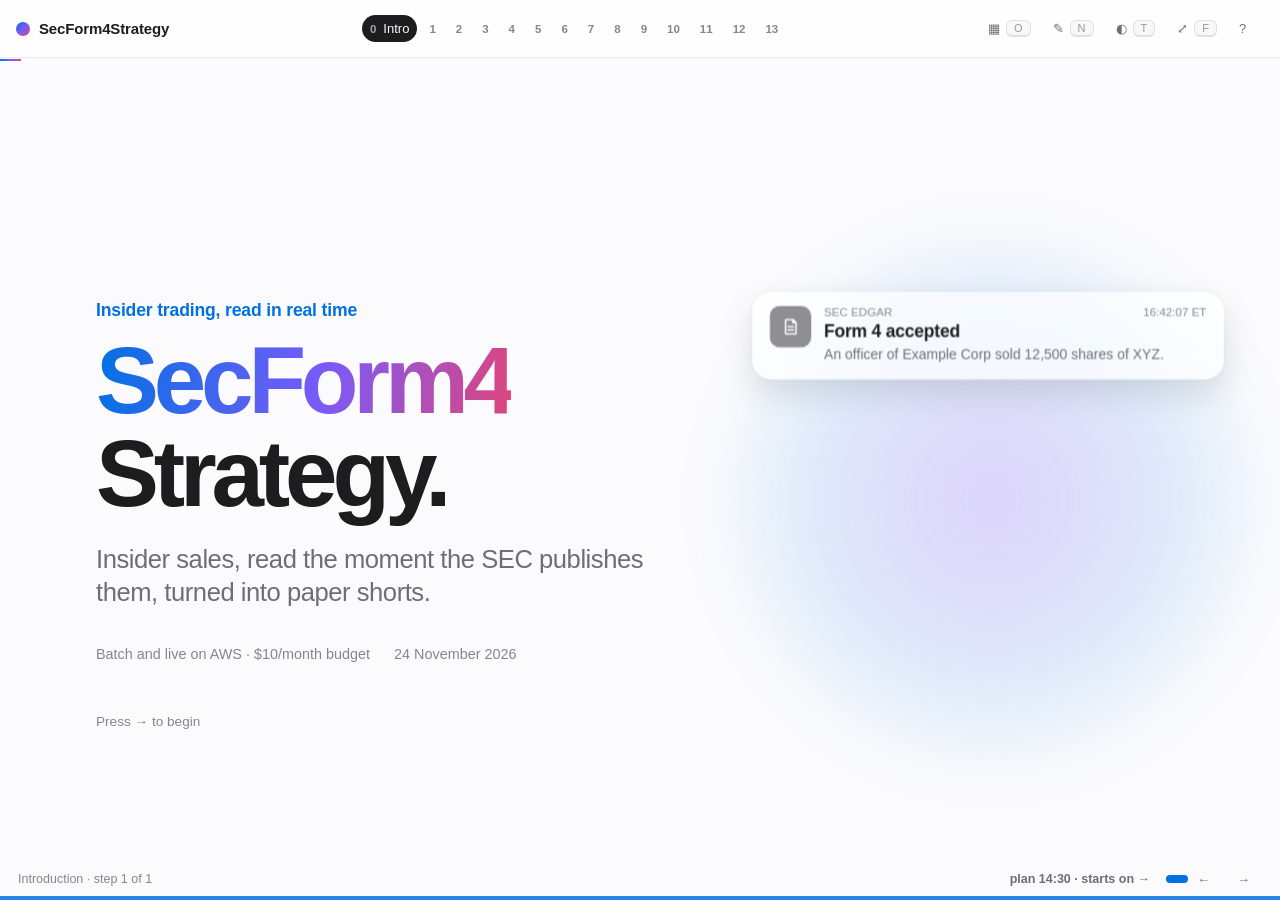
<file: site/story/index.html>
<!doctype html>
<html lang="en">
<head>
<meta charset="utf-8">
<meta name="viewport" content="width=device-width, initial-scale=1">
<title>SecForm4Strategy</title>
<style>
:root{
  --bg:#fbfbfd; --panel:#ffffff; --panel2:#f5f5f7; --ink:#1d1d1f; --muted:#6e6e73; --faint:#86868b;
  --line:#d2d2d7; --edge:#b8b8bf; --accent:#0071e3; --accent-soft:rgba(0,113,227,.09); --on-accent:#fff;
  --good:#248a3d; --good-soft:rgba(52,199,89,.13); --warn:#c45500; --warn-soft:rgba(255,149,0,.13);
  --bad:#d70015; --bad-soft:rgba(255,59,48,.10);
  --k-compute:#ff9500; --k-int:#ff2d55; --k-store:#34c759; --k-data:#5856d6; --k-sec:#ff3b30;
  --k-ext:#8e8e93; --k-ci:#007aff; --k-ml:#30b0c7;
  --nshadow:rgba(0,0,0,.07); --shadow:0 2px 6px rgba(0,0,0,.04),0 14px 34px rgba(0,0,0,.07); --tok:#0071e3;
  --g1:#0071e3; --g2:#7a5af8; --g3:#e0457b; --glass:rgba(255,255,255,.72);
  color-scheme:light;
}
@media (prefers-color-scheme:dark){
  :root:not([data-theme="light"]){
  --bg:#000000; --panel:#1c1c1e; --panel2:#2c2c2e; --ink:#f5f5f7; --muted:#a1a1a6; --faint:#6e6e73;
  --line:#38383a; --edge:#55555a; --accent:#2997ff; --accent-soft:rgba(41,151,255,.14); --on-accent:#fff;
  --good:#30d158; --good-soft:rgba(48,209,88,.15); --warn:#ff9f0a; --warn-soft:rgba(255,159,10,.15);
  --bad:#ff453a; --bad-soft:rgba(255,69,58,.15);
  --k-compute:#ff9f0a; --k-int:#ff375f; --k-store:#30d158; --k-data:#5e5ce6; --k-sec:#ff453a;
  --k-ext:#98989d; --k-ci:#0a84ff; --k-ml:#40c8e0;
  --nshadow:rgba(0,0,0,.55); --shadow:0 0 0 1px rgba(255,255,255,.07),0 16px 40px rgba(0,0,0,.55); --tok:#2997ff;
  --g1:#2997ff; --g2:#a78bfa; --g3:#ff6b9d; --glass:rgba(28,28,30,.72);
  color-scheme:dark;
}
}
:root[data-theme="dark"]{
  --bg:#000000; --panel:#1c1c1e; --panel2:#2c2c2e; --ink:#f5f5f7; --muted:#a1a1a6; --faint:#6e6e73;
  --line:#38383a; --edge:#55555a; --accent:#2997ff; --accent-soft:rgba(41,151,255,.14); --on-accent:#fff;
  --good:#30d158; --good-soft:rgba(48,209,88,.15); --warn:#ff9f0a; --warn-soft:rgba(255,159,10,.15);
  --bad:#ff453a; --bad-soft:rgba(255,69,58,.15);
  --k-compute:#ff9f0a; --k-int:#ff375f; --k-store:#30d158; --k-data:#5e5ce6; --k-sec:#ff453a;
  --k-ext:#98989d; --k-ci:#0a84ff; --k-ml:#40c8e0;
  --nshadow:rgba(0,0,0,.55); --shadow:0 0 0 1px rgba(255,255,255,.07),0 16px 40px rgba(0,0,0,.55); --tok:#2997ff;
  --g1:#2997ff; --g2:#a78bfa; --g3:#ff6b9d; --glass:rgba(28,28,30,.72);
  color-scheme:dark;
}
*{box-sizing:border-box}
html,body{margin:0;height:100%;overflow:hidden}
body{background:var(--bg);color:var(--ink);font-family:Inter,"SF Pro Text",-apple-system,BlinkMacSystemFont,"Segoe UI",Roboto,Helvetica,Arial,sans-serif;-webkit-font-smoothing:antialiased;transition:background .4s,color .4s}
code,.mono{font-family:"SF Mono",ui-monospace,Menlo,Consolas,monospace}
button{font:inherit;color:inherit}

/* ---------- chrome ---------- */
#top{position:fixed;left:0;right:0;top:0;height:58px;display:flex;align-items:center;gap:14px;padding:0 16px;background:color-mix(in srgb,var(--panel) 88%,transparent);backdrop-filter:blur(10px);border-bottom:1px solid var(--line);z-index:20}
#brand{font-weight:750;letter-spacing:-.01em;font-size:16px;white-space:nowrap;display:flex;align-items:center;gap:9px}
#brand i{width:22px;height:22px;border-radius:6px;background:linear-gradient(135deg,var(--k-ci),var(--k-int));display:inline-block}
#rail{flex:1;display:flex;gap:4px;justify-content:center;min-width:0;overflow:hidden}
.rail-item{border:0;background:transparent;padding:7px 10px;border-radius:9px;cursor:pointer;display:flex;align-items:center;gap:7px;font-size:13.5px;color:var(--muted);white-space:nowrap;transition:background .25s,color .25s}
.rail-item b{display:inline-grid;place-items:center;width:21px;height:21px;border-radius:50%;font-size:11.5px;background:var(--panel2);color:var(--muted);transition:background .25s,color .25s}
.rail-item:hover{background:var(--panel2);color:var(--ink)}
.rail-item.done b{background:var(--accent-soft);color:var(--accent)}
.rail-item.cur{color:var(--ink);background:var(--accent-soft)}
.rail-item.cur b{background:var(--accent);color:#fff}
@media (max-width:1500px){.rail-item span{display:none}.rail-item.cur span{display:inline}}
@media (max-width:900px){.rail-item.cur span{display:none}#brand span{display:none}}
#tools{display:flex;gap:4px}
.tbtn{border:1px solid var(--line);background:var(--panel);border-radius:9px;height:34px;min-width:34px;padding:0 9px;cursor:pointer;font-size:13px;color:var(--muted);display:inline-flex;align-items:center;gap:6px}
.tbtn:hover{color:var(--ink);border-color:var(--edge)}
.tbtn.on{color:var(--accent);border-color:var(--accent)}
.tbtn kbd{font-size:11px;opacity:.7}
#progress{position:fixed;top:58px;left:0;height:3px;background:var(--accent);width:0;transition:width .5s cubic-bezier(.2,.7,.2,1);z-index:21}
#bottom{position:fixed;left:0;right:0;bottom:0;height:42px;display:flex;align-items:center;justify-content:space-between;padding:0 18px;font-size:13px;color:var(--faint);z-index:20}
#stepdots{display:flex;gap:7px;align-items:center}
#stepdots button{width:10px;height:10px;border-radius:50%;border:0;padding:0;background:var(--line);cursor:pointer;transition:background .25s,transform .25s}
#stepdots button.on{background:var(--accent);transform:scale(1.25)}
#stepdots button.past{background:color-mix(in srgb,var(--accent) 45%,var(--line))}
#counter{font-variant-numeric:tabular-nums}
#pace{position:fixed;left:0;right:0;bottom:0;height:4px;z-index:22;pointer-events:none}
#pace i{display:block;height:100%;background:var(--accent);opacity:.85;transform-origin:0 0;transform:scaleX(0)}
#pace i.run{animation:pacefill var(--pace,10s) linear forwards}
#pace.over i{background:var(--warn);opacity:1}
@keyframes pacefill{to{transform:scaleX(1)}}
#clock{font-variant-numeric:tabular-nums;font-weight:650;color:var(--muted);margin-left:auto;margin-right:16px}
#clock b{font-weight:750;margin-left:8px}
#clock .behind{color:var(--warn)} #clock .ahead{color:var(--good)}
.pace-ring{animation:pacering var(--pace,10s) linear forwards}
@keyframes pacering{from{stroke-dashoffset:0}to{stroke-dashoffset:100}}
.spotfx.due .callout rect{animation:paceDue 1.1s ease-in-out 3}
@keyframes paceDue{50%{fill:var(--warn)}}
body.nopace #pace,body.nopace #clock,body.nopace .pace-ring{display:none}
#navbtns{display:flex;gap:6px}

/* ---------- stage ---------- */
#viewport{position:fixed;left:0;top:61px;bottom:42px;right:0;transition:right .45s cubic-bezier(.2,.7,.2,1)}
body.notes #viewport{right:430px}
#stage{position:absolute;left:0;top:0;width:1600px;height:900px;transform-origin:0 0}
.slide{position:absolute;inset:0;opacity:0;visibility:hidden;transition:opacity .6s cubic-bezier(.2,.7,.2,1),transform .7s cubic-bezier(.2,.7,.2,1),visibility 0s .7s;transform:translateX(70px)}
.slide.before{transform:translateX(-70px)}
.slide.cur{opacity:1;visibility:visible;transform:none;transition:opacity .6s cubic-bezier(.2,.7,.2,1),transform .7s cubic-bezier(.2,.7,.2,1),visibility 0s}
.slide>svg.dia,.part>svg.dia{position:absolute;inset:0;width:1600px;height:900px;overflow:visible}
.part{position:absolute;inset:0;opacity:0;visibility:hidden;transition:opacity .5s,visibility 0s .5s}
.part.act{opacity:1;visibility:visible;transition:opacity .5s,visibility 0s}
.ov-sm .nt{font-size:16px}.ov-sm .ns{font-size:12.5px}
.pill.ws-on rect{fill:var(--accent);stroke:var(--accent)}.pill.ws-on text{fill:#fff}
.slide.zoomed>.head{z-index:8;background:var(--bg);box-shadow:0 0 0 44px var(--bg)}
.slide:has(.spotfx) #l-gap{opacity:0}
.spotfx{position:absolute;left:0;top:0;width:1600px;height:900px;z-index:6;pointer-events:none;animation:spotin .35s ease both}
@keyframes spotin{from{opacity:0}to{opacity:1}}
.head{position:absolute;left:44px;top:22px;right:44px;pointer-events:none;z-index:2}
.kicker{font-size:15px;font-weight:650;letter-spacing:.08em;text-transform:uppercase;color:var(--accent)}
.head h1{margin:4px 0 0;font-size:44px;line-height:1.08;letter-spacing:-.022em;font-weight:760}
.caps{position:relative;height:74px;margin-top:10px}
.cap{position:absolute;left:0;top:0;margin:0;font-size:25px;line-height:1.36;color:var(--muted);max-width:1500px}
.cap code{font-size:.9em;color:var(--ink)}
.cap strong{color:var(--ink);font-weight:650}

/* reveal */
.rv{opacity:0;translate:0 12px;transition:opacity .55s cubic-bezier(.2,.7,.2,1),translate .6s cubic-bezier(.2,.7,.2,1),filter .4s}
.rv.on{opacity:1;translate:0 0}
.rv:not(.on){opacity:0!important}
.w.rv:not(.on){pointer-events:none}
.cap.rv{translate:0 8px}
.cap.rv.on{transition-delay:.12s}
.rv.on.soft{opacity:.3}
[data-d="1"]{transition-delay:.08s}[data-d="2"]{transition-delay:.16s}[data-d="3"]{transition-delay:.24s}[data-d="4"]{transition-delay:.32s}[data-d="5"]{transition-delay:.4s}[data-d="6"]{transition-delay:.48s}[data-d="7"]{transition-delay:.56s}[data-d="8"]{transition-delay:.64s}

/* ---------- svg vocabulary ---------- */
svg text{fill:var(--ink);font-family:inherit}
.nb{fill:var(--panel);stroke:var(--line);stroke-width:1.5;filter:drop-shadow(0 2px 5px rgba(15,23,42,.08));transition:stroke .3s,fill .3s}
.ni{transition:fill .3s}
.ig{fill:none;stroke:#fff;stroke-width:1.9;stroke-linecap:round;stroke-linejoin:round}
.ig text{fill:#fff;stroke:none;font-weight:800;font-size:19px}
.nt{font-size:21px;font-weight:660;letter-spacing:-.01em}
.ns{font-size:16.5px;fill:var(--muted)}
.nt.mono,.ns.mono{font-family:"SF Mono",ui-monospace,Menlo,monospace}
.nt.mono{font-size:19.5px}
.k-compute .ni{fill:var(--k-compute)} .k-int .ni{fill:var(--k-int)} .k-store .ni{fill:var(--k-store)} .k-data .ni{fill:var(--k-data)}
.k-sec .ni{fill:var(--k-sec)} .k-ext .ni{fill:var(--k-ext)} .k-ci .ni{fill:var(--k-ci)} .k-ml .ni{fill:var(--k-ml)}
.node{transition:opacity .4s}
.hot .nb{stroke:var(--accent);stroke-width:2.6;fill:color-mix(in srgb,var(--accent) 7%,var(--panel))}
.okk .nb{stroke:var(--good);stroke-width:2.4}
.wait .nb{stroke:var(--warn);stroke-width:2.4;stroke-dasharray:7 5}
.badk .nb{stroke:var(--bad);stroke-width:2.4}
.off{opacity:.2!important;filter:grayscale(1)}
.edge{fill:none;stroke:var(--edge);stroke-width:2.2;transition:stroke .3s,opacity .4s}
.edge.flow{stroke-dasharray:7 8;animation:dash 1.1s linear infinite}
.edge.dashed{stroke-dasharray:4 6}
.edge.hot{stroke:var(--accent);stroke-width:3}
@keyframes dash{to{stroke-dashoffset:-15}}
.ah{fill:var(--edge)} .ahh{fill:var(--accent)}
.frame{fill:color-mix(in srgb,var(--panel2) 55%,transparent);stroke:var(--line);stroke-width:1.5;stroke-dasharray:6 6}
.frame.solid{stroke-dasharray:none}
.ft{font-size:15px;font-weight:700;letter-spacing:.06em;text-transform:uppercase;fill:var(--muted)}
.lbl{font-size:17px;fill:var(--muted)}
.lbl.big{font-size:21px;fill:var(--ink);font-weight:600}
.lbl.acc{fill:var(--accent);font-weight:650}
.lbl.good{fill:var(--good);font-weight:650}
.lbl.bad{fill:var(--bad);font-weight:650}
.lbl.warn{fill:var(--warn);font-weight:650}
.lbl.mono{font-family:"SF Mono",ui-monospace,Menlo,monospace}
.pill rect{fill:var(--panel2);stroke:var(--line)}
.pill text{font-size:15.5px;font-weight:600;font-family:"SF Mono",ui-monospace,Menlo,monospace}
.tok{fill:var(--tok);filter:drop-shadow(0 0 6px var(--tok))}
.tok-ring{fill:none;stroke:var(--tok);stroke-width:2;opacity:.5}
.toklbl{font-size:15px;font-weight:700;fill:var(--tok)}
.amb{fill:var(--accent);opacity:.75}
.draw{transition:stroke-dashoffset 1.8s cubic-bezier(.4,.1,.2,1),opacity .5s}
.badge circle{fill:var(--good)} .badge path{stroke:#fff;stroke-width:2.4;fill:none;stroke-linecap:round;stroke-linejoin:round}
.badge{opacity:0;transition:opacity .35s}
.badge.show{opacity:1}

/* ---------- html widgets on the canvas ---------- */
.w{position:absolute;z-index:3}
.card{background:var(--panel);border:1px solid var(--line);border-radius:16px;box-shadow:var(--shadow);padding:22px 26px}
.card h3{margin:0 0 10px;font-size:23px;letter-spacing:-.01em}
.card p{margin:6px 0;font-size:19px;line-height:1.42;color:var(--muted)}
.card p b,.card p code{color:var(--ink)}
.card ul{margin:6px 0 0;padding-left:22px;font-size:19px;line-height:1.5;color:var(--muted)}
.card li b,.card li code{color:var(--ink)}
.seg{display:inline-flex;background:var(--panel2);border:1px solid var(--line);border-radius:12px;padding:4px;gap:4px}
.seg button{border:0;background:transparent;border-radius:9px;padding:9px 16px;font-size:17px;font-weight:600;color:var(--muted);cursor:pointer;transition:background .25s,color .25s}
.seg button.on{background:var(--panel);color:var(--ink);box-shadow:0 1px 3px rgba(0,0,0,.12)}
.btn{border:1px solid var(--accent);background:var(--accent);color:#fff;border-radius:11px;padding:10px 18px;font-size:17px;font-weight:650;cursor:pointer;display:inline-flex;gap:8px;align-items:center}
.btn.ghost{background:transparent;color:var(--accent)}
.btn:hover{filter:brightness(1.08)}
.lab{font-size:15px;font-weight:700;letter-spacing:.06em;text-transform:uppercase;color:var(--faint)}
input[type=range]{accent-color:var(--accent);width:100%;height:28px;cursor:pointer}
.code{font-family:"SF Mono",ui-monospace,Menlo,monospace;font-size:17px;line-height:1.5;background:var(--panel2);border:1px solid var(--line);border-radius:12px;padding:14px 16px;white-space:pre-wrap;color:var(--ink);margin:0}
.code .k{color:var(--k-int)} .code .s{color:var(--k-store)} .code .c{color:var(--faint)}
.chip{display:inline-flex;align-items:center;gap:8px;border:1px solid var(--line);background:var(--panel);border-radius:999px;padding:7px 14px;font-size:17px;font-weight:600;transition:border-color .3s,background .3s}
.chip .dot{width:10px;height:10px;border-radius:50%;background:var(--faint);transition:background .3s}
.chip.ok{border-color:color-mix(in srgb,var(--good) 55%,var(--line));background:var(--good-soft)} .chip.ok .dot{background:var(--good)}
.chip.warn .dot{background:var(--warn)}
.tag{display:inline-block;font-size:13px;font-weight:700;letter-spacing:.05em;text-transform:uppercase;padding:3px 9px;border-radius:999px;background:var(--panel2);color:var(--muted)}
.tag.good{background:var(--good-soft);color:var(--good)} .tag.warn{background:var(--warn-soft);color:var(--warn)} .tag.bad{background:var(--bad-soft);color:var(--bad)} .tag.acc{background:var(--accent-soft);color:var(--accent)}
.console{font-family:"SF Mono",ui-monospace,Menlo,monospace;font-size:14px;line-height:1.42;background:var(--panel);border:1px solid var(--line);border-radius:14px;box-shadow:var(--shadow);padding:12px 14px;overflow:hidden;display:flex;flex-direction:column;gap:3px}
.console .ln{opacity:0;translate:0 6px;transition:opacity .35s,translate .35s;color:var(--muted)}
.console .ln.on{opacity:1;translate:0 0}
.console .ln b{color:var(--ink)}
.console .ln.ok b{color:var(--good)}
.sw{display:flex;align-items:center;justify-content:space-between;gap:12px;padding:8px 0;border-bottom:1px solid var(--line)}
.sw code{font-size:16px}
.toggle{width:54px;height:30px;border-radius:999px;background:var(--line);border:0;position:relative;cursor:pointer;flex:none;transition:background .3s}
.toggle::after{content:"";position:absolute;left:3px;top:3px;width:24px;height:24px;border-radius:50%;background:#fff;box-shadow:0 1px 3px rgba(0,0,0,.3);transition:left .3s cubic-bezier(.2,.7,.2,1)}
.toggle.on{background:var(--good)}
.toggle.on::after{left:27px}
.stripes{background-image:repeating-linear-gradient(-45deg,var(--accent-soft) 0 12px,transparent 12px 24px);background-size:34px 34px;animation:stripes 1.2s linear infinite}
@keyframes stripes{to{background-position:34px 0}}
.flip{perspective:1200px;cursor:pointer;border:0;background:transparent;padding:0;text-align:left}
.flip .in{position:relative;width:100%;height:100%;pointer-events:none;transition:transform .7s cubic-bezier(.2,.7,.2,1);transform-style:preserve-3d}
.flip.open .in{transform:rotateY(180deg)}
.flip .fa,.flip .fb{position:absolute;inset:0;-webkit-backface-visibility:hidden;backface-visibility:hidden;border-radius:16px;border:1px solid var(--line);background:var(--panel);box-shadow:var(--shadow);padding:18px 22px;display:flex;flex-direction:column;justify-content:center}
.flip .fb{transform:rotateY(180deg);background:var(--panel2)}
.flip h4{margin:0;font-size:22px;line-height:1.3}
.flip p{margin:0;font-size:17.5px;line-height:1.42;color:var(--muted)}
.flip .hint{font-size:13px;color:var(--faint);margin-top:10px;text-transform:uppercase;letter-spacing:.06em;font-weight:700}
.cd{display:grid;grid-template-columns:1fr 46px 1fr;align-items:center;column-gap:4px;row-gap:10px}
.cd>div{background:var(--panel);border-radius:14px;box-shadow:0 4px 12px var(--nshadow);padding:14px 20px;font-size:21px;line-height:1.3;color:var(--muted)}
.cd>div b,.cd>div code{color:var(--ink)}
.cd>i{font-style:normal;text-align:center;color:var(--accent);font-size:24px;font-weight:600}
.cd .hd{background:transparent;box-shadow:none;padding:0 4px;font-size:14px;font-weight:600;letter-spacing:.06em;text-transform:uppercase;color:var(--faint)}
.flip.faq h4{font-size:20px}
.flip.faq p{font-size:16.5px}
.flip.faq .fa,.flip.faq .fb{padding:16px 18px}
.tbd{border:2px dashed var(--warn);color:var(--warn);border-radius:8px;padding:1px 8px;font-weight:700;font-size:16px;white-space:nowrap}

/* ---------- notes, overview, help ---------- */
#notes{position:fixed;top:61px;right:0;bottom:0;width:430px;background:var(--panel);border-left:1px solid var(--line);z-index:15;transform:translateX(100%);transition:transform .45s cubic-bezier(.2,.7,.2,1);padding:22px 24px;overflow:auto}
body.notes #notes{transform:none}
#notes .lab{margin-bottom:6px}
#notes h2{margin:0 0 4px;font-size:20px}
#notes .cur-step{font-size:14px;color:var(--faint);margin-bottom:14px}
#notes ul{margin:0;padding-left:20px}
#notes li{font-size:17.5px;line-height:1.5;margin:0 0 10px}
#notes li code{font-size:15px}
#notes .next{margin-top:18px;padding-top:14px;border-top:1px solid var(--line);font-size:15px;color:var(--muted)}
#notes .clock{font-variant-numeric:tabular-nums;font-size:14px;color:var(--faint);margin-top:16px}
#overview{position:fixed;inset:0;z-index:40;background:color-mix(in srgb,var(--bg) 94%,transparent);backdrop-filter:blur(6px);opacity:0;visibility:hidden;transition:opacity .35s,visibility 0s .35s;overflow:auto;padding:28px 34px}
#overview.open{opacity:1;visibility:visible;transition:opacity .35s}
#overview h2{margin:0 0 18px;font-size:22px}
#ogrid{display:grid;grid-template-columns:repeat(auto-fill,minmax(330px,1fr));gap:20px}
.ocard{border:1px solid var(--line);border-radius:14px;background:var(--panel);overflow:hidden;cursor:pointer;transition:transform .25s,box-shadow .25s,border-color .25s;padding:0;text-align:left;opacity:0;translate:0 14px}
#overview.open .ocard{opacity:1;translate:0 0;transition:transform .25s,box-shadow .25s,border-color .25s,opacity .45s,translate .45s}
.ocard:hover,.ocard:focus-visible{transform:translateY(-3px);box-shadow:var(--shadow);border-color:var(--accent)}
.ocard.cur{border-color:var(--accent);box-shadow:0 0 0 2px var(--accent-soft)}
.othumb{position:relative;aspect-ratio:16/9;overflow:hidden;background:var(--bg);border-bottom:1px solid var(--line)}
.othumb .slide{opacity:1!important;visibility:visible!important;transition:none!important;inset:auto;left:0;top:0;width:1600px;height:900px}
.othumb .rv{transition:none!important}
.othumb *{animation:none!important}
.othumb .w{pointer-events:none}
.ometa{padding:10px 14px;font-size:15px;font-weight:650;display:flex;gap:10px;align-items:center}
.ometa b{color:var(--accent)}
#help{position:fixed;inset:0;z-index:45;display:grid;place-items:center;background:rgba(5,10,20,.45);opacity:0;visibility:hidden;transition:opacity .3s,visibility 0s .3s}
#help.open{opacity:1;visibility:visible;transition:opacity .3s}
#help .card{width:min(560px,92vw)}
#help table{width:100%;border-collapse:collapse;font-size:16px}
#help td{padding:7px 4px;border-bottom:1px solid var(--line)}
#help td:first-child{white-space:nowrap;padding-right:18px}
kbd{font-family:inherit;font-size:13px;border:1px solid var(--line);border-bottom-width:2px;border-radius:6px;padding:1px 7px;background:var(--panel2)}

@media (prefers-reduced-motion:reduce){
  *,*::before,*::after{transition-duration:.01ms!important;transition-delay:0s!important;animation:none!important}
}

/* ================= refined: clean, calm, smooth ================= */
:root{--sans:-apple-system,BlinkMacSystemFont,"SF Pro Display","SF Pro Text","Helvetica Neue",Inter,Arial,sans-serif;--ease:cubic-bezier(.25,.8,.25,1)}
body{font-family:var(--sans);background:var(--bg)}
.grad{background:linear-gradient(100deg,var(--g1),var(--g2) 55%,var(--g3));-webkit-background-clip:text;background-clip:text;color:transparent}
#top{background:var(--glass);backdrop-filter:saturate(180%) blur(20px);-webkit-backdrop-filter:saturate(180%) blur(20px);border-bottom:1px solid color-mix(in srgb,var(--ink) 9%,transparent)}
#brand{font-weight:600;font-size:15px;letter-spacing:-.01em}
#brand i{width:14px;height:14px;border-radius:50%;background:linear-gradient(135deg,var(--g1),var(--g2),var(--g3))}
.rail-item{font-size:13px;font-weight:500;color:var(--muted);border-radius:999px;padding:6px 8px}
.rail-item b{background:transparent;color:var(--faint);width:auto;height:auto;font-weight:600}
.rail-item.cur{background:var(--ink);color:var(--bg)}
.rail-item.cur b{background:transparent;color:var(--bg);opacity:.6}
.rail-item.done b{background:transparent;color:var(--faint)}
.tbtn{border:0;background:transparent;border-radius:999px}
.tbtn:hover{background:var(--panel2)}
#progress{height:2px;top:59px;background:linear-gradient(90deg,var(--g1),var(--g2),var(--g3))}
#tape{display:none}
#bottom{font-size:12.5px}
#stepdots button{width:8px;height:8px}
#stepdots button.on{transform:none;width:22px;border-radius:999px}
#stepdots button{transition:width .4s var(--ease),background .3s}

/* slides: soft scale and blur between chapters */
.slide{transform:scale(.985);filter:blur(6px);transition:opacity .7s var(--ease),transform .9s var(--ease),filter .7s var(--ease),visibility 0s .9s}
.slide.before{transform:scale(1.015)}
.slide.cur{transform:none;filter:none;transition:opacity .7s var(--ease),transform .9s var(--ease),filter .7s var(--ease),visibility 0s}

/* head */
.head{top:30px}
.kicker{font-size:19px;font-weight:600;letter-spacing:-.005em;text-transform:none;color:var(--accent)}
.kicker .kn{color:var(--faint);font-weight:500;margin-right:10px;font-variant-numeric:tabular-nums}
.slide.cur .kicker{animation:rise .8s var(--ease) .05s both}
.head h1{font-family:var(--sans);font-size:52px;font-weight:700;letter-spacing:-.032em;line-height:1.06;margin-top:6px}
.slide.cur .head h1{animation:rise .9s var(--ease) .12s both}
@keyframes rise{0%{opacity:0;transform:translateY(14px);filter:blur(6px)}100%{opacity:1;transform:none;filter:none}}
.caps{margin-top:12px}
.cap{font-size:25px;color:var(--muted);letter-spacing:-.008em;filter:blur(6px);transition:opacity .7s var(--ease),translate .8s var(--ease),filter .7s var(--ease)}
.cap.on{filter:none}
.cap.rv.on{transition-delay:.18s}
.cap strong{color:var(--ink);font-weight:600}
.w.rv{filter:blur(6px);transition:opacity .7s var(--ease),translate .8s var(--ease),filter .7s var(--ease)}
.w.rv.on{filter:none}

/* diagram */
.nb{stroke:color-mix(in srgb,var(--ink) 7%,transparent);stroke-width:1;filter:drop-shadow(0 6px 14px var(--nshadow))}
.hot .nb{stroke:var(--accent);stroke-width:2;fill:color-mix(in srgb,var(--accent) 6%,var(--panel))}
.okk .nb{stroke:var(--good);stroke-width:2}
.wait .nb{stroke:var(--warn);stroke-width:2;stroke-dasharray:6 5}
.edge{stroke:var(--edge);stroke-width:2}
.edge.flow{stroke-dasharray:none;animation:none;opacity:.8}
.edge.dashed{stroke-dasharray:3 6}
.edge.warnedge{stroke:var(--warn);stroke-width:3;stroke-dasharray:7 6}
.ahw{fill:var(--warn)}
.warnpill rect{fill:color-mix(in srgb,var(--warn) 16%,var(--panel));stroke:var(--warn);stroke-width:1.5}
.warnpill text{fill:var(--ink);font-size:16.5px;font-weight:600}
.frame{fill:color-mix(in srgb,var(--panel2) 55%,transparent);stroke:color-mix(in srgb,var(--ink) 8%,transparent);stroke-dasharray:none}
.ft{font-size:13.5px;letter-spacing:.06em;font-weight:600}
.pill rect{fill:var(--panel);stroke:color-mix(in srgb,var(--ink) 10%,transparent)}
.tok{fill:var(--tok);filter:drop-shadow(0 0 8px var(--tok))}
.amb{fill:var(--accent);opacity:.9;filter:drop-shadow(0 0 4px var(--accent))}

/* controls */
.card,.console{border:0;border-radius:22px;box-shadow:var(--shadow)}
.console{border-radius:18px}
.code{border:0;border-radius:14px}
.btn{border-radius:999px;font-weight:500;padding:11px 22px;box-shadow:none;letter-spacing:-.01em}
.btn.ghost{background:transparent;border:1px solid var(--accent)}
.seg{border:0;border-radius:11px;padding:3px}
.seg button{border-radius:8px;font-weight:500}
.seg button.on{box-shadow:0 3px 8px rgba(0,0,0,.12),0 0 0 .5px rgba(0,0,0,.04)}
.toggle.on{background:#34c759}
.lab{letter-spacing:.04em;font-weight:600}
.chip{border:0;background:var(--panel2);font-weight:500}
.tag{letter-spacing:.03em}

/* callouts (formerly stamps) */
.stampfx{position:absolute;z-index:8;pointer-events:none;transform:translate(-50%,-50%);font:600 22px/1.25 var(--sans);letter-spacing:-.012em;color:var(--accent);background:var(--glass);backdrop-filter:saturate(180%) blur(20px);-webkit-backdrop-filter:saturate(180%) blur(20px);border-radius:999px;padding:12px 26px 12px 22px;box-shadow:0 12px 32px rgba(0,0,0,.14),0 0 0 1px color-mix(in srgb,var(--ink) 7%,transparent);white-space:nowrap;text-align:left;animation:callout .8s var(--ease) both}
.stampfx::before{content:"";display:inline-block;width:10px;height:10px;border-radius:50%;background:currentColor;margin-right:12px;vertical-align:2px;box-shadow:0 0 0 5px color-mix(in srgb,currentColor 18%,transparent)}
.stampfx small{display:block;font-size:.66em;font-weight:500;color:var(--muted);margin:2px 0 0 22px}
.stampfx.big{font-size:30px;padding:16px 34px 16px 28px}
@keyframes callout{0%{opacity:0;transform:translate(-50%,-25%) scale(.94);filter:blur(10px)}100%{opacity:1;transform:translate(-50%,-50%) scale(1);filter:none}}
.flashfx{position:absolute;inset:0;z-index:7;pointer-events:none;background:radial-gradient(ellipse at 70% 65%,var(--bad-soft),transparent 60%);animation:flashfx 1.6s var(--ease) both}
@keyframes flashfx{0%{opacity:0}30%{opacity:1}100%{opacity:0}}
#n-net.powerdown{animation:pdown 1.1s var(--ease)}
@keyframes pdown{0%{filter:none}40%{filter:brightness(.55) saturate(.4)}100%{filter:none}}
#n-net.powerup{animation:pup 1.1s var(--ease)}
@keyframes pup{0%{filter:brightness(.6) blur(2px)}100%{filter:none}}

/* chapter card */
#wipe{position:fixed;left:0;right:0;top:61px;bottom:42px;z-index:30;pointer-events:none;background:color-mix(in srgb,var(--bg) 82%,transparent);backdrop-filter:blur(30px);-webkit-backdrop-filter:blur(30px);display:flex;flex-direction:column;align-items:center;justify-content:center;opacity:0;visibility:hidden}
#wipe.go{visibility:visible;animation:chap 1.1s cubic-bezier(.4,0,.2,1) both}
@keyframes chap{0%{opacity:0}28%{opacity:1}62%{opacity:1}100%{opacity:0}}
#wipe .wt{display:none}
#wipe .wn{font-size:24vh;font-weight:700;letter-spacing:-.06em;line-height:1;background:linear-gradient(100deg,var(--g1),var(--g2) 55%,var(--g3));-webkit-background-clip:text;background-clip:text;color:transparent}
#wipe .wt2{font-size:5.2vh;font-weight:600;letter-spacing:-.025em;color:var(--ink);margin-top:1.5vh}
#wipe.go .wn,#wipe.go .wt2{animation:chapn 1.1s var(--ease) both}
@keyframes chapn{0%{transform:scale(.94);filter:blur(14px)}45%{transform:scale(1);filter:none}100%{transform:scale(1.02)}}

/* flashlight */
#spot{background:radial-gradient(circle at var(--mx,50%) var(--my,50%),transparent 0 180px,rgba(0,0,0,.62) 300px)}

/* introduction */
.cv-l{position:absolute;left:120px;top:250px;width:760px}
.cv-eyebrow{font-size:22px;font-weight:600;color:var(--accent);letter-spacing:-.01em}
.cv-h{font-size:118px;line-height:.98;font-weight:700;letter-spacing:-.055em;margin:18px 0 30px}
.cv-sub{font-size:32px;line-height:1.28;color:var(--muted);font-weight:500;letter-spacing:-.018em;margin:0 0 46px;max-width:700px}
.cv-meta{display:flex;gap:30px;font-size:18px;color:var(--faint);font-weight:500}
.cv-go{margin-top:64px;font-size:17px;color:var(--faint)}
.cv-l>*{opacity:0;transform:translateY(16px);filter:blur(8px);transition:opacity .9s var(--ease),transform 1s var(--ease),filter .9s var(--ease)}
.slide.cur .cv-l>*{opacity:1;transform:none;filter:none}
.slide.cur .cv-l>:nth-child(2){transition-delay:.12s}.slide.cur .cv-l>:nth-child(3){transition-delay:.24s}.slide.cur .cv-l>:nth-child(4){transition-delay:.36s}.slide.cur .cv-l>:nth-child(5){transition-delay:3.4s}
.cv-glow{position:absolute;left:880px;top:140px;width:720px;height:720px;border-radius:50%;background:radial-gradient(circle,color-mix(in srgb,var(--g2) 26%,transparent),color-mix(in srgb,var(--g1) 12%,transparent) 45%,transparent 70%);filter:blur(30px);animation:drift 14s ease-in-out infinite alternate}
@keyframes drift{0%{transform:translate(0,0) scale(1)}100%{transform:translate(-40px,30px) scale(1.08)}}
.cv-r{position:absolute;left:940px;top:240px;width:590px;display:flex;flex-direction:column;gap:20px}
.note{display:grid;grid-template-columns:52px 1fr;gap:16px;align-items:start;background:var(--glass);backdrop-filter:saturate(180%) blur(24px);-webkit-backdrop-filter:saturate(180%) blur(24px);border-radius:24px;padding:18px 22px;box-shadow:0 18px 44px rgba(0,0,0,.12),0 0 0 1px color-mix(in srgb,var(--ink) 6%,transparent);opacity:0;transform:translateY(30px) scale(.96);filter:blur(10px);transition:opacity .9s var(--ease),transform 1s cubic-bezier(.2,1.1,.3,1),filter .8s var(--ease)}
.note.in{opacity:1;transform:none;filter:none}
.note .hd{display:flex;justify-content:space-between;font-size:14.5px;color:var(--faint);font-weight:500}
.note .tt{font-size:22px;font-weight:600;margin-top:3px;letter-spacing:-.015em}
.note .bd{font-size:17.5px;color:var(--muted);margin-top:4px;line-height:1.4}
.cv-fine{font-size:14px;color:var(--faint);text-align:right;opacity:0;transition:opacity 1s var(--ease)}
.cv-fine.in{opacity:1}
@media (prefers-reduced-motion:reduce){#wipe{display:none}.cap,.w.rv,.slide{filter:none!important}}

/* tactile details */
.badge{transform-box:fill-box;transform-origin:center}
.badge.show{animation:pop .55s cubic-bezier(.3,1.7,.5,1)}
@keyframes pop{0%{transform:scale(.2);opacity:0}100%{transform:scale(1);opacity:1}}
.node .nb{transition:stroke .3s,fill .3s,filter .35s var(--ease)}
.node{transform-box:fill-box;transition:translate .35s var(--ease),opacity .4s}
.node:hover{translate:0 -3px}
.node:hover .nb{filter:drop-shadow(0 12px 22px var(--nshadow))}
.hot .ni{animation:glow 1.6s var(--ease) 1}
@keyframes glow{0%{filter:none}35%{filter:brightness(1.18) drop-shadow(0 0 8px var(--accent))}100%{filter:none}}
.btn{transition:transform .2s var(--ease),filter .2s}
.btn:active{transform:scale(.97)}
.seg button{transition:background .3s var(--ease),color .3s,box-shadow .3s}
@media (prefers-reduced-motion:reduce){.badge.show,.hot .ni{animation:none}.node:hover{translate:none}}
</style>
</head>
<body>
<svg width="0" height="0" style="position:absolute" aria-hidden="true">
  <defs>
    <marker id="ah" viewBox="0 0 10 10" refX="8.5" refY="5" markerWidth="7" markerHeight="7" orient="auto-start-reverse"><path class="ah" d="M0 0 10 5 0 10 2.5 5z"/></marker>
    <filter id="rough" x="-5%" y="-5%" width="110%" height="110%"><feTurbulence type="fractalNoise" baseFrequency="1.1" numOctaves="2" result="n"/><feDisplacementMap in="SourceGraphic" in2="n" scale="2.6"/></filter>
    <filter id="wobble"><feTurbulence type="fractalNoise" baseFrequency=".018" numOctaves="2" result="n"/><feDisplacementMap in="SourceGraphic" in2="n" scale="5"/></filter>
    <marker id="ahw" viewBox="0 0 10 10" refX="8.5" refY="5" markerWidth="6" markerHeight="6" orient="auto-start-reverse"><path class="ahw" d="M0 0 10 5 0 10 2.5 5z"/></marker>
    <marker id="ahh" viewBox="0 0 10 10" refX="8.5" refY="5" markerWidth="7" markerHeight="7" orient="auto-start-reverse"><path class="ahh" d="M0 0 10 5 0 10 2.5 5z"/></marker>
  </defs>
</svg>

<header id="top">
  <div id="brand"><i></i><span>SecForm4Strategy</span></div>
  <nav id="rail" aria-label="Sections"></nav>
  <div id="tools">
    <button class="tbtn" id="b-over" title="Overview (O)">▦ <kbd>O</kbd></button>
    <button class="tbtn" id="b-notes" title="Presenter notes (N)">✎ <kbd>N</kbd></button>
    <button class="tbtn" id="b-theme" title="Theme (T)">◐ <kbd>T</kbd></button>
    <button class="tbtn" id="b-full" title="Fullscreen (F)">⤢ <kbd>F</kbd></button>
    <button class="tbtn" id="b-help" title="Shortcuts (?)">?</button>
  </div>
</header>
<div id="progress"></div>
<div id="pace"><i></i></div>
<main id="viewport"><div id="stage"></div></main>
<footer id="bottom">
  <div id="counter"></div>
  <div id="clock" title="Talk clock (P hides it, Shift+P restarts it)"></div>
  <div id="stepdots"></div>
  <div id="navbtns"><button class="tbtn" id="b-prev" title="Previous (←)">←</button><button class="tbtn" id="b-next" title="Next (→)">→</button></div>
</footer>
<aside id="notes" aria-label="Presenter notes">
  <div class="lab">Presenter notes</div>
  <h2 id="n-title"></h2>
  <div class="cur-step" id="n-step"></div>
  <ul id="n-list"></ul>
  <div class="next" id="n-next"></div>
  <div class="clock" id="n-clock"></div>
</aside>
<div id="tape" aria-hidden="true"><div class="run"></div></div>
<div id="wipe" aria-hidden="true"><div class="wt"></div><div class="wn"></div><div class="wt2"></div></div>
<div id="spot" aria-hidden="true"></div>
<div id="overview" role="dialog" aria-label="Overview"><h2>Overview · click a section, or press <kbd>O</kbd> / <kbd>Esc</kbd> to close</h2><div id="ogrid"></div></div>
<div id="help" role="dialog" aria-label="Shortcuts"><div class="card">
  <h3>Keyboard</h3>
  <table>
    <tr><td><kbd>→</kbd> <kbd>Space</kbd> <kbd>PgDn</kbd> <kbd>Enter</kbd></td><td>Next step</td></tr>
    <tr><td><kbd>←</kbd> <kbd>Shift</kbd>+<kbd>Space</kbd> <kbd>PgUp</kbd></td><td>Previous step</td></tr>
    <tr><td><kbd>↓</kbd> / <kbd>↑</kbd></td><td>Next / previous section</td></tr>
    <tr><td><kbd>1</kbd>…<kbd>9</kbd>, <kbd>0</kbd></td><td>Jump to chapter 1–10</td></tr>
    <tr><td><kbd>Home</kbd> / <kbd>End</kbd></td><td>Introduction / last chapter</td></tr>
    <tr><td><kbd>L</kbd></td><td>Flashlight that follows the mouse</td></tr>
    <tr><td><kbd>O</kbd></td><td>Overview grid</td></tr>
    <tr><td><kbd>N</kbd></td><td>Presenter notes</td></tr>
    <tr><td><kbd>F</kbd></td><td>Fullscreen</td></tr>
    <tr><td><kbd>T</kbd></td><td>Light / dark theme</td></tr>
    <tr><td><kbd>R</kbd></td><td>Replay the current step's animation</td></tr>
    <tr><td><kbd>P</kbd> / <kbd>Shift</kbd>+<kbd>P</kbd></td><td>Hide or show the talk clock / restart it</td></tr>
    <tr><td><kbd>?</kbd> / <kbd>Esc</kbd></td><td>This help / close</td></tr>
  </table>
</div></div>

<script>
"use strict";
const RM = matchMedia("(prefers-reduced-motion: reduce)");
const $ = (s, r = document) => r.querySelector(s);
const $$ = (s, r = document) => [...r.querySelectorAll(s)];

/* ---------- icons: 24x24, stroked ---------- */
const circ = (cx, cy, r) => `M${cx - r} ${cy}a${r} ${r} 0 1 0 ${2 * r} 0a${r} ${r} 0 1 0 ${-2 * r} 0`;
const ICON = {
  lambda: `<text x="12" y="19" text-anchor="middle">λ</text>`,
  fargate: `<path d="M4 7.5 12 3.5l8 4v9l-8 4-8-4z M4 7.5l8 4 8-4 M12 11.5v9"/>`,
  sqs: `<path d="M3 7h18v10H3z M7.5 7v10 M12 7v10 M16.5 7v10"/>`,
  sfn: `<path d="M3 3.5h6v5H3z M15 9.5h6v5h-6z M3 15.5h6v5H3z M9 6h3v12H9 M12 12h3"/>`,
  sched: `<path d="${circ(12, 12, 8.5)} M12 7v5l3.5 2.2"/>`,
  pipe: `<path d="M2.5 9h6v6h-6z M15.5 9h6v6h-6z M8.5 12h7"/>`,
  s3: `<path d="M4 6.5c0-1.7 3.6-3 8-3s8 1.3 8 3-3.6 3-8 3-8-1.3-8-3z M4 6.5 6 19c.3 1.2 2.9 2 6 2s5.7-.8 6-2l2-12.5"/>`,
  ddb: `<path d="M5 6c0-1.7 3.1-3 7-3s7 1.3 7 3v12c0 1.7-3.1 3-7 3s-7-1.3-7-3z M5 6c0 1.7 3.1 3 7 3s7-1.3 7-3 M5 12c0 1.7 3.1 3 7 3s7-1.3 7-3"/>`,
  table: `<path d="M4 4h16v16H4z M4 9.3h16 M4 14.6h16 M10 4v16"/>`,
  key: `<path d="${circ(8, 15, 4)} M10.9 12.1 20 3 M16.3 6.7l2.4 2.4 M13.8 9.2l2 2"/>`,
  bell: `<path d="M6 16v-5a6 6 0 0 1 12 0v5l2 2H4z M10 20.5a2 2 0 0 0 4 0"/>`,
  dollar: `<path d="M16 7.2c-.9-1.4-2.4-2-4-2-2.2 0-4 1.1-4 3s1.8 2.6 4 3 4 1.2 4 3-1.8 3-4 3c-1.7 0-3.2-.7-4-2 M12 3v18"/>`,
  globe: `<path d="${circ(12, 12, 8.5)} M3.5 12h17 M12 3.5c3 3.2 3 13.8 0 17 M12 3.5c-3 3.2-3 13.8 0 17"/>`,
  git: `<path d="${circ(6, 18, 2.6)} ${circ(6, 6, 2.6)} ${circ(18, 8, 2.6)} M6 8.6v6.8 M18 10.6c0 4.4-8 2.4-11.2 5.6"/>`,
  nat: `<path d="M4 8h14 M14.5 4.5 18 8l-3.5 3.5 M20 16H6 M9.5 12.5 6 16l3.5 3.5"/>`,
  shield: `<path d="M12 3l8 3v6c0 4.8-3.4 8-8 9-4.6-1-8-4.2-8-9V6z M8.5 12l2.5 2.5 4.5-4.5"/>`,
  image: `<path d="M12 3.5 21 8l-9 4.5L3 8z M3 12.5l9 4.5 9-4.5 M3 16.5 12 21l9-4.5"/>`,
  check: `<path d="M5 12.5l4.2 4.2L19 7"/>`,
  model: `<path d="M3.5 19.5h17 M4 15.5l4.5-5 3.5 3 7.5-8.5 M15 5h4v4"/>`,
  doc: `<path d="M6 3h9l4 4v14H6z M15 3v4h4 M9 12h7 M9 16h7"/>`,
  short: `<path d="M3.5 5.5l6 6 3.5-3 7.5 9 M20.5 12.5v5h-5"/>`,
  funnel: `<path d="M3.5 4.5h17l-6.5 8v6l-4 2v-8z"/>`,
  person: `<path d="${circ(12, 8, 3.8)} M4.5 20.5c.8-4 3.8-6 7.5-6s6.7 2 7.5 6"/>`,
  tf: `<path d="M3.5 3.5l5 2.8v5.8l-5-2.8z M9.5 6.3l5 2.8v5.8l-5-2.8z M15.5 3.5l5 2.8v5.8l-5-2.8z M9.5 13.3l5 2.8v5.4l-5-2.8z"/>`,
  net: `<path d="M3.5 4.5h17v15h-17z M3.5 9.5h17 M8 4.5v15"/>`,
  logs: `<path d="M5 4.5h14v15H5z M8 9h8 M8 12.5h8 M8 16h5"/>`,
  gate: `<path d="${circ(12, 12, 8.5)} M8 12.5l3 3 5.5-6"/>`,
  cloud: `<path d="M7 18.5a4.5 4.5 0 0 1-.6-9 6 6 0 0 1 11.4 1.6A3.8 3.8 0 0 1 17.5 18.5z"/>`,
  bolt: `<path d="M13 2.5 4.5 13.5H11L10 21.5l8.5-11H12z"/>`,
};

/* ---------- SVG builders ---------- */
const esc = s => String(s).replace(/&/g, "&amp;").replace(/</g, "&lt;").replace(/>/g, "&gt;");
function at(o) {
  let a = "";
  if (o.s !== undefined) a += ` data-s="${o.s}"`;
  if (o.u !== undefined) a += ` data-u="${o.u}"`;
  if (o.hl !== undefined) a += ` data-hl="${o.hl}"`;
  if (o.dl !== undefined) a += ` data-d="${o.dl}"`;
  if (o.id) a += ` id="${o.id}"`;
  if (o.data) for (const [k, v] of Object.entries(o.data)) a += ` data-${k}="${v}"`;
  return a;
}
const rvc = o => (o.s === undefined && o.u === undefined ? "" : "rv ");
function node(o) {
  const h = o.h || 72, w = o.w || 240, isz = 44, iy = (h - isz) / 2, tx = 68, mono = o.mono ? " mono" : "";
  const t = o.sub
    ? `<text class="nt${mono}" x="${tx}" y="${h / 2 - 3}"${o.tid ? ` id="${o.tid}"` : ""}>${esc(o.t)}</text><text class="ns${o.submono ? " mono" : ""}" x="${tx}" y="${h / 2 + 21}"${o.sid ? ` id="${o.sid}"` : ""}>${esc(o.sub)}</text>`
    : `<text class="nt${mono}" x="${tx}" y="${h / 2 + 7}"${o.tid ? ` id="${o.tid}"` : ""}>${esc(o.t)}</text>`;
  return `<g class="${rvc(o)}${o.cls || ""}"${at(o)}><g class="node k-${o.k}" transform="translate(${o.x} ${o.y})">
    <rect class="nb" width="${w}" height="${h}" rx="14"/>
    <rect class="ni" x="12" y="${iy}" width="${isz}" height="${isz}" rx="11"/>
    <g class="ig" transform="translate(22 ${iy + 10})">${ICON[o.i] || ""}</g>${t}
    <g transform="translate(${w - 4} 4)"><g class="badge"><circle r="13"/><path d="M-6 0.5l4 4 7.5-8"/></g></g>
  </g></g>`;
}
function edge(o) {
  return `<path class="${rvc(o)}edge ${o.cls || "flow"}" d="${o.d}"${o.noarrow ? "" : ` marker-end="url(#${o.hot ? "ahh" : "ah"})"`}${at(o)}/>`;
}
function frame(o) {
  return `<g class="${rvc(o)}${o.cls || ""}"${at(o)}><rect class="frame${o.solid ? " solid" : ""}" x="${o.x}" y="${o.y}" width="${o.w}" height="${o.h}" rx="18"/>
    <text class="ft" x="${o.x + 20}" y="${o.y + 28}">${esc(o.t)}</text></g>`;
}
function label(o) {
  return `<text class="${rvc(o)}lbl ${o.cls || ""}" x="${o.x}" y="${o.y}" text-anchor="${o.a || "start"}"${at(o)}>${o.html || esc(o.t)}</text>`;
}
function pill(o) {
  const w = o.w || (o.t.length * 9.6 + 26), h = 34;
  return `<g class="${rvc(o)}pill ${o.cls || ""}"${at(o)}><g transform="translate(${o.x - w / 2} ${o.y - h / 2})"><rect width="${w}" height="${h}" rx="17"/><text x="${w / 2}" y="22.5" text-anchor="middle">${esc(o.t)}</text></g></g>`;
}

/* ---------- animation runtime ---------- */
let EPOCH = 0;
const TIMERS = new Set();
function bump() { EPOCH++; for (const t of TIMERS) { clearTimeout(t); clearInterval(t); } TIMERS.clear(); $$(".tokens").forEach(g => g.replaceChildren()); $$(".stampfx, .flashfx").forEach(x => x.remove()); }
function runner() {
  const ep = EPOCH;
  const alive = () => ep === EPOCH;
  const sleep = ms => new Promise(r => { const t = setTimeout(() => { TIMERS.delete(t); r(alive()); }, RM.matches ? 0 : ms); TIMERS.add(t); });
  const every = (fn, ms) => { const t = setInterval(() => alive() ? fn() : clearInterval(t), ms); TIMERS.add(t); };
  const later = (fn, ms) => { const t = setTimeout(() => { TIMERS.delete(t); if (alive()) fn(); }, RM.matches ? 0 : ms); TIMERS.add(t); };
  return { alive, sleep, every, later, travel: (svg, paths, opts) => travel(svg, paths, opts, alive) };
}
function tokenLayer(svg) { let g = svg.querySelector(":scope > g.tokens"); if (!g) { g = document.createElementNS("http://www.w3.org/2000/svg", "g"); g.setAttribute("class", "tokens"); svg.appendChild(g); } return g; }
function travel(svg, paths, opts = {}, alive = () => true) {
  return new Promise(resolve => {
    const NS = "http://www.w3.org/2000/svg";
    const els = paths.map(p => typeof p === "string" ? svg.querySelector("#" + p) : p).filter(Boolean);
    if (!els.length) return resolve(alive());
    if (RM.matches) { els.forEach((_, k) => opts.onHop && opts.onHop(k)); return resolve(alive()); }
    const layer = tokenLayer(svg), g = document.createElementNS(NS, "g");
    const c = document.createElementNS(NS, "circle"); c.setAttribute("r", opts.r || 8); c.setAttribute("class", opts.ambient ? "amb" : "tok");
    g.appendChild(c);
    if (!opts.ambient) { const ring = document.createElementNS(NS, "circle"); ring.setAttribute("r", 15); ring.setAttribute("class", "tok-ring"); g.appendChild(ring); }
    if (opts.label) { const t = document.createElementNS(NS, "text"); t.setAttribute("class", "toklbl"); t.setAttribute("x", 16); t.setAttribute("y", -16); t.textContent = opts.label; g.appendChild(t); }
    layer.appendChild(g);
    const speed = opts.speed || 0.5;
    let i = 0, start = null, L = els[0].getTotalLength();
    const ease = t => t < .5 ? 2 * t * t : 1 - Math.pow(-2 * t + 2, 2) / 2;
    function step(ts) {
      if (!alive()) { g.remove(); return resolve(false); }
      if (start === null) start = ts;
      const dur = opts.dur || Math.max(280, L / speed), t = Math.min(1, (ts - start) / dur);
      const p = els[i].getPointAtLength(L * (opts.linear ? t : ease(t)));
      g.setAttribute("transform", `translate(${p.x} ${p.y})`);
      if (t >= 1) {
        opts.onHop && opts.onHop(i);
        i++;
        if (i >= els.length) { g.remove(); return resolve(true); }
        L = els[i].getTotalLength(); start = ts;
      }
      requestAnimationFrame(step);
    }
    requestAnimationFrame(step);
  });
}
function shown(e) { for (let n = e; n && n.tagName !== "svg"; n = n.parentNode) { if (n.classList.contains("off")) return false; if (n.classList.contains("rv") && !n.classList.contains("on")) return false; } return true; }
function ambient(slide, r, ms = 1400) {
  const svg = slide.querySelector("svg.dia"); if (!svg || RM.matches) return;
  r.every(() => {
    if (document.hidden) return;
    const vis = $$("path.edge.flow", svg).filter(p => !p.dataset.noamb && shown(p));
    if (!vis.length) return;
    travel(svg, [vis[Math.floor(Math.random() * vis.length)]], { ambient: true, r: 4.5, speed: 0.22, linear: true }, r.alive);
  }, ms);
}
function badge(root, id, on) { const g = root.querySelector("#" + id + " .badge"); if (g) g.classList.toggle("show", on); }
function tog(root, sel, c, on) { $$(sel, root).forEach(e => e.classList.toggle(c, on)); }
function seg(id, opts, onIdx = 0) { return `<div class="seg" id="${id}">${opts.map((o, k) => `<button data-v="${k}" class="${k === onIdx ? "on" : ""}">${o}</button>`).join("")}</div>`; }
function segSet(root, id, v) { $$(`#${id} button`, root).forEach(b => b.classList.toggle("on", +b.dataset.v === v)); }
function segOn(root, id, fn) { $$(`#${id} button`, root).forEach(b => b.addEventListener("click", () => { segSet(root, id, +b.dataset.v); fn(+b.dataset.v); })); }


/* ---------- stamps, shakes, flashes ---------- */
function shake() {}
function stamp(slide, x, y, text, o = {}) {
  const d = document.createElement("div");
  d.className = "stampfx" + (o.big ? " big" : "");
  d.style.left = x + "px"; d.style.top = y + "px"; d.style.setProperty("--r", (o.rot ?? -8) + "deg");
  if (o.color) d.style.color = o.color;
  d.innerHTML = esc(text) + (o.sub ? `<small>${esc(o.sub)}</small>` : "");
  slide.appendChild(d);
  if (o.shake !== false) setTimeout(shake, 260);
  return d;
}
function flash(slide) { if (RM.matches) return; const f = document.createElement("div"); f.className = "flashfx"; slide.appendChild(f); setTimeout(() => f.isConnected && f.parentNode.removeChild(f), 1200); }
function wipe(i, def) {
  const w = $("#wipe");
  $(".wt", w).textContent = "";
  $(".wn", w).textContent = i === 0 ? "" : String(i).padStart(2, "0");
  $(".wt2", w).textContent = def.title;
  w.classList.remove("go"); void w.offsetWidth; w.classList.add("go");
}
const TAPE = [["up", "▲ scraper 6–7.8 filings/s"], ["eq", "■ kafka-to-store ≈ 400 rows/s"], ["dn", "▼ short at P ≥ 0.70"], ["eq", "■ qty 1 · paper"], ["eq", "■ SEC 10 req/s per client"], ["dn", "▼ NAT ≈ $1.08/day, batch only"], ["eq", "■ budget $10/month"], ["eq", "■ retrain Sat 06:00 UTC"], ["eq", "■ poll rate(1 minute)"], ["eq", "■ seen keys 7-day TTL"], ["up", "✓ 5-year model promoted"], ["up", "✓ live path: 7 live-score runs"], ["dn", "▼ cold start 10–45 s"], ["eq", "■ dormant ≈ $0/day"]];
/* ---------- section registry ---------- */
const SECTIONS = [];
function section(def) { SECTIONS.push(def); }

/* ===================== Introduction ===================== */
const NOTE = (k, i) => `<svg width="52" height="52" viewBox="0 0 52 52"><rect width="52" height="52" rx="13" fill="var(--k-${k})"/><g class="ig" transform="translate(14 14)">${ICON[i]}</g></svg>`;
const S_COVER = ({
  id: "cover", title: "Introduction", short: "Intro", bare: true, ambient: false,
  steps: [{ cap: "", notes: ["An insider's sale becomes public the moment the SEC accepts the Form 4.", "The three cards are the whole system: a filing, a score, a paper order. XYZ is a placeholder."] }],
  html: () => `
    <div class="cv-glow"></div>
    <div class="cv-l">
      <div class="cv-eyebrow">Insider trading, read in real time</div>
      <h1 class="cv-h"><span class="grad">SecForm4</span><br>Strategy.</h1>
      <p class="cv-sub">Insider sales, read the moment the SEC publishes them, turned into paper shorts.</p>
      <div class="cv-meta"><span>Batch and live on AWS · $10/month budget</span><span>24 November 2026</span></div>
      <div class="cv-go">Press → to begin</div>
    </div>
    <div class="cv-r">
      <div class="note">${NOTE("ext", "doc")}<div><div class="hd"><span>SEC EDGAR</span><span>16:42:07 ET</span></div><div class="tt">Form 4 accepted</div><div class="bd">An officer of Example Corp sold 12,500 shares of XYZ.</div></div></div>
      <div class="note">${NOTE("ml", "model")}<div><div class="hd"><span>SecForm4Strategy</span><span>now</span></div><div class="tt">Score for a drop of more than 5%: 0.74</div><div class="bd">At or above the 0.70 cutoff. Insider sale (D).</div></div></div>
      <div class="note">${NOTE("int", "short")}<div><div class="hd"><span>Alpaca · Paper</span><span>now</span></div><div class="tt">Short placed: sell 1 XYZ</div><div class="bd">client_order_id XYZ@next print</div></div></div>
      <div class="cv-fine">Illustrative example. XYZ is a placeholder.</div>
    </div>`,
  step(el, s, r) {
    const ns = $$(".note, .cv-fine", el);
    ns.forEach(n => n.classList.remove("in"));
    ns.forEach((n, k) => r.later(() => n.classList.add("in"), 650 + k * 850));
  },
});

/* ===================== Business problem ===================== */
const P_PROBLEM = ({
  id: "problem", title: "Business problem", short: "Problem",
  h1: "Insiders trade. The SEC publishes. Then the market can react.",
  step(el, s, r) {
    if (s === 1) r.later(() => stamp(el, 470, 625, "Filed", { rot: -6, sub: "≤ 2 business days later" }), 700);
    if (s === 2) r.later(() => flash(el), 1050);
    if (s === 3) r.later(() => stamp(el, 1200, 706, "15.1% in session", { rot: -6 }), 650);
  },
  steps: [
    { cap: "Directors, officers and owners of more than 10% are <strong>insiders</strong>. They trade their own company's stock.",
      notes: ["Insiders: directors, officers and owners of more than 10%.", "The hypothesis: insider sales come before the stock underperforms, and the market has not priced that in at publication."] },
    { cap: "Each trade must reach the SEC on a <strong>Form 4</strong> within <strong>2 business days</strong>. EDGAR publishes it at <code>accepted_at</code>.",
      notes: ["A Form 4 is due within 2 business days. EDGAR publishes it at <code>accepted_at</code>.", "A trader can act only after <code>accepted_at</code>: it is the only clock for labels."] },
    { cap: "Insider sales can come before price drops. The model estimates the chance of a drop after the disclosure.",
      notes: ["The price line is illustrative.", "A \"short winner\" falls by more than 5% in the 30 days after the entry."] },
    { cap: "Speed from disclosure matters for the <strong>15.1%</strong> of filings accepted in market hours. For the other 85%, the race starts at the next open.",
      notes: ["Measured in RT4: 32,434 of 215,273 rows, Monday to Friday 09:30–16:00 ET.", "Outside market hours nobody can trade before the open, so a pre-open batch would reach the same entry price.", "So the live path adds two things: same-day-close trades for in-session filings, and one implementation for both paths."] },
  ],
  svg: () => `
    ${node({ s: 0, dl: 1, x: 80, y: 225, w: 230, k: "ext", i: "person", t: "Director" })}
    ${node({ s: 0, dl: 2, x: 340, y: 225, w: 230, k: "ext", i: "person", t: "Officer" })}
    ${node({ s: 0, dl: 3, x: 600, y: 225, w: 230, k: "ext", i: "person", t: "10% owner" })}
    ${edge({ s: 0, dl: 4, d: "M850 261 H960" })}
    ${node({ s: 0, dl: 5, x: 980, y: 225, w: 360, k: "ml", i: "short", t: "Their company's stock", sub: "buy, sell, gift, tax withholding" })}
    <g class="rv" data-s="1">
      <path class="edge" d="M80 770 H1520" marker-end="url(#ah)" style="stroke-width:2.5"/>
      <line x1="240" y1="755" x2="240" y2="785" stroke="var(--ink)" stroke-width="3"/>
      <text class="lbl big" x="240" y="820" text-anchor="middle">Trade date</text>
      <text class="lbl" x="240" y="845" text-anchor="middle">insider sells</text>
      <path d="M248 720 V705 H692 V720" fill="none" stroke="var(--warn)" stroke-width="2.5"/>
      <text class="lbl warn" x="470" y="694" text-anchor="middle">≤ 2 business days</text>
      <line x1="700" y1="360" x2="700" y2="785" stroke="var(--accent)" stroke-width="3" stroke-dasharray="6 6"/>
      <circle cx="700" cy="770" r="9" fill="var(--accent)"/>
      <text class="lbl big" x="700" y="820" text-anchor="middle">Form 4 public</text>
      <text class="lbl acc mono" x="700" y="845" text-anchor="middle">accepted_at</text>
    </g>
    <path class="rv draw" data-s="2" fill="none" stroke="var(--ink)" stroke-width="3.5" stroke-linecap="round" d="M80 455 C 130 440, 170 470, 240 452 S 380 432, 470 450 S 640 440, 700 452 C 770 462, 830 520, 950 556 S 1180 610, 1290 628 S 1450 652, 1520 660"/>
    ${label({ s: 2, x: 90, y: 420, t: "price (illustrative)", cls: "big" })}
    <g class="rv" data-s="3">
      <line x1="745" y1="466" x2="1440" y2="466" stroke="var(--good)" stroke-width="2" stroke-dasharray="5 6"/>
      <circle cx="745" cy="466" r="10" fill="var(--good)"/>
      <text class="lbl good" x="760" y="448">fast: order minutes after accepted_at</text>
      <line x1="1110" y1="594" x2="1480" y2="594" stroke="var(--warn)" stroke-width="2" stroke-dasharray="5 6"/>
      <circle cx="1110" cy="594" r="10" fill="var(--warn)"/>
      <text class="lbl warn" x="1100" y="626" text-anchor="end">slow: next day</text>
      <path d="M1440 470 V646" stroke="var(--good)" stroke-width="5" marker-end="url(#ah)"/>
      <path d="M1480 598 V652" stroke="var(--warn)" stroke-width="5"/>
      <text class="lbl good" x="1430" y="560" text-anchor="end" style="font-size:19px">captured move</text>
    </g>`,
});

/* ===================== Constraint → decision ===================== */
const DECIDE = [
  ["Business", "<b>R1</b> React within minutes of <code>accepted_at</code>", "<b>Lambda + SQS</b> live path; cold starts accepted (D1, D5, D8)"],
  ["Data, ML", "<b>R2</b> Years of history; multi-day jobs", "<b>Fargate</b> under <b>Step Functions</b>; Spot with an On-Demand fallback (D2, D6)"],
  ["Constraint", "<b>R3</b> SEC: 10 requests per second per client", "One <b>rate budget</b>: batch 5 + live 4.5 (D13)"],
  ["ML", "<b>R4</b> No look-ahead; one feature implementation", "<b>Same images</b> on Fargate and Lambda; one <b>Iceberg</b> store (D3, D10)"],
  ["Data", "<b>R5</b> Upserts, reprocessing, at-least-once", "Deterministic keys; <b>SQS</b> with DLQs; <code>client_order_id</code> (D9)"],
  ["ML, business", "<b>R6</b> A bad model never trades", "<code>save</code> vs <code>promote</code>; the <b>promotion gate</b> (D11)"],
  ["Constraint", "<b>R7</b> $10 per month; on/off batch path", "Serverless; <b>NAT only for batch</b>; live path outside the VPC (D12, D14, D19)"],
  ["Security", "<b>R8</b> Secrets and trading keys; public repository", "<b>SSM</b>; one role per service; <b>OIDC</b>; encrypted plan (D15–D18)"],
  ["Business", "<b>R9</b> Show the client, not the system", "<b>CloudFront</b> + private S3; publisher Lambda; no API (D21–D23)"],
  ["Operations", "<b>R10</b> Operate a multi-day backfill", "DLQ alarms, dashboard, <code>make status</code>; pinned revisions, 5 images (D7, D20)"],
];
const DTAG = { "Business": "acc", "ML": "good", "ML, business": "good", "Data, ML": "", "Data": "", "Constraint": "", "Security": "", "Operations": "" };
const S_REQ = ({
  id: "decisions", title: "Requirements → decisions", short: "R1–R10",
  h1: "Ten requirements, each answered on AWS",
  steps: [
    { cap: "The report's ten requirements, <strong>R1–R10</strong>. Each maps to the AWS decisions that meet it.",
      notes: ["The thesis: every service answers a requirement.", "The next sections zoom into these rows: compute, orchestration, storage, network, security, cost.", "Rejected in one breath: Lambda for everything, an always-on container, Airflow on MWAA, RDS, interface endpoints, IAM user keys."] },
  ],
  html: () => `
    <div class="w" style="left:60px;top:196px;width:1480px">
      <div class="cd" style="grid-template-columns:1fr 46px 1.1fr;margin-bottom:4px"><div class="hd">Requirement · source</div><i></i><div class="hd">AWS decision</div></div>
      ${DECIDE.map(([src, c, d], k) => `<div class="cd rv" data-s="0" data-d="${k + 1}" style="grid-template-columns:1fr 46px 1.1fr;margin-bottom:3px"><div><span class="tag ${DTAG[src]}" style="margin-right:10px;vertical-align:2px">${src}</span>${c}</div><i>→</i><div>${d}</div></div>`).join("")}
    </div>`,
});

/* ===================== Architecture ===================== */
const ADAPTERS = {
  // port: [local, aws, tests]  each [class, outside system]
  Filings: [["EdgarClient", "SEC EDGAR over httpx"], ["EdgarClient", "SEC EDGAR over httpx"], ["FakeFilings", "canned SEC responses"]],
  MessageQueue: [["KafkaClient", "Redpanda (Kafka)"], ["SqsQueue", "Amazon SQS"], ["FakeMessageQueue", "in memory"]],
  FeatureStore: [["IcebergFeatureStore", "SQLite catalog, .lakehouse/"], ["IcebergFeatureStore", "Glue catalog, S3"], null],
  MarketData: [["MarketDataClient", "Yahoo Finance via yfinance"], ["MarketDataClient", "Yahoo Finance via yfinance"], ["FakeMarketData", "in memory"]],
  ModelStore: [["LocalModelStore", ".artifacts/ on disk"], ["S3ModelStore", "S3 models/ + latest.json"], null],
  Broker: [["AlpacaClient", "Alpaca paper API"], ["AlpacaClient", "Alpaca paper API"], null],
};
const PORT_POS = { Filings: [100, 300, "L"], MessageQueue: [100, 505, "L"], FeatureStore: [100, 710, "L"], MarketData: [1130, 300, "R"], ModelStore: [1130, 505, "R"], Broker: [1130, 710, "R"] };
const S_ARCH = ({
  id: "architecture", thumbStep: 0, title: "Architecture", short: "Architecture",
  h1: "Seven services, one image each, one shared clients package",
  steps: [
    { cap: "Seven services, one container image each. The <strong>batch path</strong> runs them on ECS Fargate, the <strong>live path</strong> on Lambda.",
      notes: ["Seven services plus the site publisher: eight images.", "The same image runs on both paths, so training and scoring compute features with one implementation (D3, R4).", "One feature store: Iceberg tables on S3 with the Glue catalog. Deterministic keys make every write an upsert (D10)."] },
  ],
  svg: () => {
    const A = { s: 0, u: 0 };
    const services = `<g class="rv" data-s="0" data-u="0">
      ${node({ x: 40, y: 220, w: 200, k: "ext", i: "globe", t: "SEC EDGAR" })}
      ${edge({ d: "M240 256 H290" })}
      ${node({ x: 290, y: 220, w: 240, k: "compute", i: "fargate", t: "master-index", sub: "lists filings" })}
      ${edge({ d: "M530 256 H575" })}
      ${node({ x: 575, y: 220, w: 200, k: "int", i: "sqs", t: "filings", sub: "queue" })}
      ${edge({ d: "M775 256 H820" })}
      ${node({ x: 820, y: 220, w: 230, k: "compute", i: "fargate", t: "scraper", sub: "parses Form 4 XML" })}
      ${edge({ d: "M1050 256 H1095" })}
      ${node({ x: 1095, y: 220, w: 215, k: "int", i: "sqs", t: "transactions", sub: "queue" })}
      ${edge({ d: "M1310 256 H1340" })}
      ${node({ x: 1340, y: 220, w: 230, k: "compute", i: "fargate", t: "kafka-to-store", sub: "upserts" })}
      ${edge({ d: "M1455 292 V385" })}
      <rect class="frame solid" x="290" y="385" width="1280" height="150" rx="18"/>
      <text class="ft" x="312" y="415">Feature store · Apache Iceberg tables</text>
      ${pill({ x: 520, y: 470, t: "BT4 · BI4  transactions", w: 300 })}
      ${pill({ x: 830, y: 470, t: "P  prices", w: 190 })}
      ${pill({ x: 1080, y: 470, t: "RT4  training rows", w: 250 })}
      ${pill({ x: 1370, y: 470, t: "BIR4  inference rows", w: 270 })}
      ${node({ x: 20, y: 610, w: 240, k: "ext", i: "globe", t: "Yahoo Finance" })}
      ${edge({ d: "M260 646 H290" })}
      ${node({ x: 290, y: 610, w: 240, k: "compute", i: "fargate", t: "yahoo-connect", sub: "daily prices" })}
      ${edge({ d: "M410 610 V535" })}
      ${node({ x: 575, y: 610, w: 230, k: "compute", i: "fargate", t: "target", sub: "rows and label" })}
      ${edge({ d: "M690 610 V535", cls: "flow" })}
      ${node({ x: 860, y: 610, w: 220, k: "compute", i: "fargate", t: "training", sub: "fits the model" })}
      ${edge({ d: "M970 535 V610" })}
      ${node({ x: 1130, y: 610, w: 240, k: "compute", i: "fargate", t: "inference", sub: "scores, orders" })}
      ${edge({ d: "M1250 535 V610" })}
      ${node({ x: 860, y: 770, w: 250, k: "store", i: "s3", t: "Model store", sub: "models/ + latest.json" })}
      ${edge({ d: "M970 682 V770" })}
      ${edge({ d: "M1110 790 C 1180 790, 1200 740, 1200 682" })}
      ${node({ x: 1310, y: 770, w: 250, k: "ext", i: "short", t: "Alpaca paper", sub: "short orders" })}
      ${edge({ d: "M1330 682 C 1380 720, 1420 740, 1430 770" })}
      ${node({ x: 290, y: 770, w: 520, k: "ci", i: "image", t: "packages/secform4strategy-clients", sub: "every connection to an outside system", mono: true })}
    </g>`;
    const PORT_KIND = { Filings: ["ext", "globe"], MessageQueue: ["int", "sqs"], FeatureStore: ["data", "table"], MarketData: ["ext", "globe"], ModelStore: ["store", "s3"], Broker: ["ext", "short"] };
    const COLX = { svc: 60, port: 450, ad: 790, sys: 1230 };
    const pa = `<g class="rv" data-s="1" data-u="2">
      <text class="ft" x="${COLX.svc}" y="266">Service</text>
      <text class="ft" x="${COLX.port}" y="266">Port (Protocol)</text>
      <text class="ft" x="${COLX.ad}" y="266">Adapter</text>
      <text class="ft" x="${COLX.sys}" y="266">Outside system</text>
      <text class="lbl" x="415" y="304" text-anchor="middle" style="font-size:13.5px;font-style:italic">calls</text>
      <text class="lbl" x="740" y="304" text-anchor="middle" style="font-size:13.5px;font-style:italic">implemented by</text>
      <text class="lbl" x="1180" y="304" text-anchor="middle" style="font-size:13.5px;font-style:italic">talks to</text>
      <rect class="nb" x="${COLX.svc}" y="284" width="320" height="532" rx="20"/>
      <text x="86" y="334" style="font-size:27px;font-weight:700;letter-spacing:-.02em">Service code</text>
      <text x="86" y="372" class="lbl">Business logic sees</text>
      <text x="86" y="398" class="lbl">only the ports.</text>
      <text x="86" y="438" class="lbl"><tspan class="mono" style="fill:var(--ink)">main.py</tspan> reads the config</text>
      <text x="86" y="464" class="lbl">and builds the adapters.</text>
      ${Object.keys(ADAPTERS).map((p, k) => {
        const y = 284 + k * 92, cy = y + 36, [kk, ic] = PORT_KIND[p];
        return `<g id="row-${p}">
          ${edge({ d: `M380 ${cy} H${COLX.port}`, cls: "" })}
          <rect class="nb" x="${COLX.port}" y="${y}" width="240" height="72" rx="36"/>
          <text x="${COLX.port + 120}" y="${cy + 7}" text-anchor="middle" class="mono" style="font-size:19px;font-weight:600">${p}</text>
          <g id="side-${p}" style="transition:opacity .4s">
            ${edge({ d: `M${COLX.port + 240} ${cy} H${COLX.ad}`, data: { port: p } })}
            ${node({ id: `ad-${p}`, x: COLX.ad, y, w: 340, h: 72, k: kk, i: ic, t: ADAPTERS[p][0][0], mono: true, tid: `ad-t-${p}` })}
            ${edge({ d: `M${COLX.ad + 340} ${cy} H${COLX.sys}`, cls: "dashed" })}
            <rect class="nb" x="${COLX.sys}" y="${y}" width="310" height="72" rx="14" style="fill:var(--panel2)"/>
            <text id="sys-t-${p}" x="${COLX.sys + 20}" y="${cy + 7}" style="font-size:18px;fill:var(--muted)">${ADAPTERS[p][0][1]}</text>
          </g>
        </g>`;
      }).join("")}
    </g>`;
    return services + pa;
  },
  html: () => `
    <div class="w rv" data-s="1" data-u="2" style="left:84px;top:700px"><div class="lab" style="margin-bottom:10px">Backend</div>${seg("s3-env", ["Local", "AWS", "Unit tests"])}</div>`,
  init(el) {
    segOn(el, "s3-env", v => this.env(el, v));
  },
  env(el, v) {
    segSet(el, "s3-env", v);
    for (const [p, a] of Object.entries(ADAPTERS)) {
      const pick = a[v], changed = !!pick && v > 0 && (v === 2 || a[0][0] !== a[1][0] || a[0][1] !== a[1][1]);
      $(`#side-${p}`, el).style.opacity = pick ? 1 : 0.28;
      $(`#ad-t-${p}`, el).textContent = pick ? pick[0] : "no in-memory fake";
      $(`#sys-t-${p}`, el).textContent = pick ? pick[1] : "not used in unit tests";
      $(`#ad-${p}`, el).classList.toggle("hot", changed);
    }
  },
  step(el, s, r) {
    if (s === 1) this.env(el, 0);
    if (s === 2) { this.env(el, 1); r.later(() => stamp(el, 220, 590, "Same code", { rot: -5 }), 800); }
  },
});

/* ===================== Feature store ===================== */
const P_STORE = ({
  id: "featurestore", thumbStep: 1, title: "Feature store", short: "Store",
  h1: "One feature store, two systems: Iceberg on S3 + Glue",
  steps: [
    { cap: "The feature store is a set of <strong>Apache Iceberg</strong> tables in S3, with the <strong>AWS Glue</strong> catalog.",
      notes: ["Training system: BT4 transactions, then RT4 labelled rows, then a model.", "P holds adjusted daily prices per ticker and day.", "Every row has a deterministic key, so a redelivered message or a rerun upserts the same row. No duplicates.", "Why Iceberg: upserts on plain S3 objects, so it costs only storage while idle. RDS would bill every hour.", "Athena can query the same tables; its workgroup cancels any query over 1 GiB."] },
    { cap: "The inference system uses the same code: BI4 transactions, then BIR4 rows without a label, then scores.",
      notes: ["<code>SYSTEM_TRAINING</code> or <code>SYSTEM_INFERENCE</code> selects the configuration of kafka-to-store, yahoo-connect and target.", "The target service also reads RT4 in inference: <code>avg_target_expanding</code> uses only labels known before the row's <code>accepted_at</code>.", "One store and one code path for both systems: no skew between training and scoring.", "Click the toggle to switch the highlighted path."] },
  ],
  svg: () => {
    const card = (x, y, title, lines, opts = {}) => `<g ${opts.id ? `id="${opts.id}"` : ""} class="fg ${opts.cls || ""}"${opts.sys ? ` data-sys="${opts.sys}"` : ""}><rect class="nb" x="${x}" y="${y}" width="380" height="170" rx="16"/>
      <rect x="${x}" y="${y}" width="8" height="170" rx="4" fill="var(--k-data)"/>
      <text x="${x + 26}" y="${y + 42}" style="font-size:28px;font-weight:760" class="mono">${title}</text>
      ${lines.map((l, k) => `<text x="${x + 26}" y="${y + 78 + k * 27}" class="lbl">${l}</text>`).join("")}</g>`;
    return `<g class="rv" data-s="0">
      ${card(60, 215, `<tspan class="t-sys">BT4</tspan> · <tspan class="i-sys">BI4</tspan>`, ["one row per transaction", "key: hash of accession, table, position", "written by kafka-to-store"])}
      ${card(60, 420, "P", ["one row per ticker and day", "key: ticker@date", "adjusted open and close, splits"])}
      ${edge({ d: "M440 300 C 480 300, 490 395, 525 405" })}
      ${edge({ d: "M440 505 C 480 505, 490 430, 525 425" })}
      ${node({ x: 525, y: 380, w: 250, k: "compute", i: "fargate", t: "target", sub: "next print, features" })}
      ${card(850, 215, "RT4", ["training rows: features + label", "label: pct_change, label_known_at", "key: ticker@next print"], { id: "fg-rt4" })}
      ${card(850, 420, "BIR4", ["inference rows: features only", "no label", "key: ticker@next print"], { id: "fg-bir4", sys: "i" })}
      <g data-sys="t">${edge({ d: "M775 405 C 810 405, 810 300, 850 300" })}</g>
      <g data-sys="i">${edge({ d: "M775 425 C 810 425, 810 505, 850 505" })}</g>
      <g data-sys="i"><path class="edge warnedge" d="M960 385 C 930 400, 830 430, 780 418" marker-end="url(#ahw)"/></g>
      <g data-sys="i" class="warnpill"><rect x="512" y="470" width="276" height="36" rx="18"/><text x="650" y="494" text-anchor="middle">reads earlier RT4 labels</text></g>
      <g data-sys="t">${edge({ d: "M1230 300 H1300" })}${node({ x: 1300, y: 264, w: 260, k: "compute", i: "fargate", t: "training", sub: "RT4 → model" })}</g>
      <g data-sys="i">${edge({ d: "M1230 505 H1300" })}${node({ x: 1300, y: 469, w: 260, k: "compute", i: "fargate", t: "inference", sub: "BIR4 → orders" })}</g>
      ${node({ x: 60, y: 690, w: 380, k: "store", i: "s3", t: "S3 data bucket", sub: "warehouse/ holds the Iceberg files" })}
      ${node({ x: 465, y: 690, w: 380, k: "data", i: "table", t: "AWS Glue catalog", sub: "database secform4strategy" })}
      ${node({ x: 870, y: 690, w: 380, k: "data", i: "logs", t: "Athena workgroup", sub: "SQL on the same tables, 1 GiB cap" })}
      ${frame({ x: 1225, y: 560, w: 365, h: 220, t: "Live-path state, not features" })}
      ${node({ x: 1240, y: 600, w: 335, h: 60, k: "compute", i: "lambda", t: "poller λ", sub: "master-index, live" })}
      ${node({ x: 1240, y: 700, w: 335, h: 64, k: "data", i: "ddb", t: "DynamoDB · on demand", sub: "secform4strategy-seen · 7-day TTL" })}
      <path class="edge dashed" d="M1360 700 V662" marker-end="url(#ah)"/><text class="lbl" x="1352" y="686" text-anchor="end" style="font-size:14px">reads</text>
      <path class="edge" d="M1490 660 V698" marker-end="url(#ah)"/><text class="lbl" x="1498" y="686" style="font-size:14px">writes</text>
      <text x="800" y="812" text-anchor="middle" class="lbl">Every row has a deterministic key. A rerun upserts the same row, so tables never hold duplicates.</text>
      <text x="800" y="870" text-anchor="middle" class="lbl" style="font-size:16px">DynamoDB on demand in place of an ElastiCache server: billed per request, $0 while idle; items expire after 7 days (SEEN_DAYS), so the table stays small.</text>
      <text x="800" y="842" text-anchor="middle" class="lbl">Both systems share the tables: no skew between training and scoring, and only storage bills while idle.</text>
    </g>`;
  },
  html: () => `
    <div class="w rv" data-s="0" style="left:1300px;top:366px">${seg("s3-sys", ["Training", "Inference"])}</div>`,
  init(el) {
    segOn(el, "s3-sys", v => this.sys(el, v));
  },
  sys(el, v) {
    segSet(el, "s3-sys", v);
    $$("[data-sys]", el).forEach(e => e.classList.toggle("off", e.dataset.sys !== (v ? "i" : "t")));
    $$(".t-sys", el).forEach(e => e.style.fill = v ? "var(--faint)" : "var(--accent)");
    $$(".i-sys", el).forEach(e => e.style.fill = v ? "var(--accent)" : "var(--faint)");
  },
  step(el, s) { this.sys(el, s); },
});

/* ===================== Batch pipeline ===================== */
const STEPS6 = ["master-index", "scraper", "kafka-to-store", "yahoo-connect", "target", "training"];
const P_BATCH = ({
  id: "batch", title: "Batch pipeline and weekly retrain", short: "Batch",
  h1: "One state machine retrains the model every week",
  steps: [
    { cap: "Step Functions machine <code>secform4strategy-retrain</code> runs six steps in order.",
      notes: ["<code>secform4strategy-retrain</code> runs six ECS tasks, each awaited with <code>runTask.sync</code>.", "Step Functions bills per state transition and costs nothing idle; Airflow on MWAA runs around the clock (D6)."] },
    { cap: "Each step is an <strong>ECS task on Fargate Spot (ARM64)</strong> with an On-Demand fallback. EventBridge Scheduler starts the machine on <strong>Saturday 06:00 UTC</strong>.",
      notes: ["Fargate has no run-time limit; Lambda stops at 15 minutes, and EC2 would add instances to patch (D2).", "Spot first, up to 70% cheaper: 3 attempts 600 s apart, then a <code>Catch</code> runs the step On-Demand. Idempotent steps lose only the in-flight batch.", "The Saturday schedule runs only while <code>switched_on</code> is true."] },
    { cap: "The training service saves a new model folder. <code>latest.json</code> moves only if the promotion gate passes (<code>PROMOTE=gated</code>). Ad-hoc runs use <code>PROMOTE=never</code>.",
      notes: ["Training always saves; only <code>PROMOTE=gated</code> moves <code>latest.json</code> (D11, R6).", "The gate checks rows, the feature contract, a finite holdout AP and at least one short at the cutoff.", "<code>scripts/promote_model.sh</code> promotes or rolls back by hand. The gated path has not yet run end to end on AWS."] },
  ],
  svg: () => `
    ${node({ s: 0, id: "b-sch", x: 50, y: 210, w: 430, k: "int", i: "sched", t: "EventBridge Scheduler", sub: "cron(0 6 ? * SAT *) · UTC", submono: true })}
    ${edge({ s: 0, id: "b-e0", d: "M265 282 V343" })}
    ${frame({ s: 0, x: 40, y: 345, w: 1520, h: 160, t: "Step Functions · secform4strategy-retrain · Spot: 3 attempts, 600 s apart · then Wait 600 s · On-Demand, 1 retry" })}
    ${STEPS6.map((n, k) => node({ s: 0, dl: k + 1, id: `b-st${k}`, x: 70 + k * 248, y: 400, w: 222, k: "compute", i: "fargate", t: n, sub: "Spot · ARM64" })).join("")}
    ${STEPS6.slice(0, 5).map((_, k) => edge({ s: 0, id: `b-e${k + 1}`, d: `M${292 + k * 248} 436 H${318 + k * 248}` })).join("")}
    ${STEPS6.map((_, k) => `<rect class="rv" data-s="0" x="${70 + k * 248}" y="484" width="222" height="6" rx="3" fill="var(--panel2)"/><rect id="b-bar${k}" x="${70 + k * 248}" y="484" width="0" height="6" rx="3" fill="var(--accent)"/>`).join("")}
    <g class="rv" data-s="0" data-u="1">
      ${node({ x: 190, y: 560, w: 200, h: 60, k: "int", i: "sqs", t: "filings", sub: "SQS" })}
      ${node({ x: 440, y: 560, w: 220, h: 60, k: "int", i: "sqs", t: "transactions", sub: "SQS" })}
      ${edge({ d: "M230 474 V558" })}${edge({ d: "M350 558 V474" })}
      ${edge({ d: "M500 474 V558" })}${edge({ d: "M600 558 V474" })}
      ${pill({ x: 290, y: 668, t: "DLQ · after 5 receives", w: 200 })}${pill({ x: 550, y: 668, t: "DLQ · after 5 receives", w: 200 })}
      <path class="edge dashed" d="M290 620 V650" data-noamb="1"/><path class="edge dashed" d="M550 620 V650" data-noamb="1"/>
      ${node({ id: "b-sec", x: 40, y: 720, w: 380, h: 64, k: "ext", i: "globe", t: "SEC EDGAR", sub: "≤ 10 requests/s per client" })}
      ${edge({ d: "M100 720 V474" })}${edge({ d: "M412 720 C 412 640, 425 560, 425 474" })}
      ${node({ id: "b-yh", x: 795, y: 560, w: 200, h: 60, k: "ext", i: "globe", t: "Yahoo Finance", sub: "daily prices" })}
      ${edge({ d: "M900 558 V474" })}
      ${frame({ x: 690, y: 680, w: 895, h: 184, t: "S3 secform4strategy-data-<account> · through the S3 gateway endpoint" })}
      ${[[705, 170, "BT4", "warehouse/ · Iceberg", "transactions"], [885, 220, "P", "warehouse/ · Iceberg", "daily prices · reads BT4"], [1115, 225, "RT4", "warehouse/ · Iceberg", "features + label · reads BT4 + P"], [1350, 228, "models/<trained_at>/", "model.joblib + .meta.json", "reads RT4 · latest.json: gate"]].map(([x, w, t, a, b], j) => `<g><rect id="b-s3-${j}" x="${x}" y="726" width="${w}" height="86" rx="12" fill="var(--panel)" stroke="var(--k-store)" stroke-width="1.6"/><text x="${x + 12}" y="752" style="font-size:16px;font-weight:700;fill:var(--ink)" class="mono">${t}</text><text x="${x + 12}" y="776" class="lbl" style="font-size:12.5px">${a}</text><text x="${x + 12}" y="798" class="lbl" style="font-size:12.5px">${b}</text></g>`).join("")}
      <text class="lbl" x="705" y="844" style="font-size:13.5px">Glue catalog tracks each Iceberg table's current metadata file</text>
      ${edge({ d: "M770 474 V724" })}${edge({ d: "M1030 474 V724" })}${edge({ d: "M1270 474 V724" })}${edge({ d: "M1510 474 V724" })}
      <text class="lbl" x="40" y="818" style="font-size:15px">Queue arrows are logical: that traffic passes the NAT gateway.</text>
      <text class="lbl" x="40" y="842" style="font-size:15px">master-index and scraper write no S3, only SQS. No batch task calls Alpaca.</text>
    </g>
    ${frame({ s: 2, x: 40, y: 605, w: 960, h: 265, t: "S3 · models/" })}
    ${node({ s: 2, id: "b-old", x: 80, y: 650, w: 400, h: 100, k: "store", i: "s3", t: "<previous trained_at>/", sub: "model.joblib · model.meta.json", mono: true })}
    ${node({ s: 2, id: "b-new", x: 560, y: 650, w: 400, h: 100, k: "store", i: "s3", t: "<new trained_at>/", sub: "model.joblib · model.meta.json", mono: true })}
    ${pill({ s: 2, x: 520, y: 832, t: "latest.json", w: 170 })}
    <path id="b-ptr-old" class="rv edge hot" data-s="2" d="M440 826 C 360 820, 290 800, 280 754" marker-end="url(#ahh)"/>
    <path id="b-ptr-new" class="rv edge hot" data-s="2" d="M600 826 C 680 820, 750 800, 760 754" marker-end="url(#ahh)"/>
    ${edge({ s: 2, id: "b-e6", d: "M1340 492 C 1340 600, 760 560, 760 648" })}
    ${label({ s: 2, u: 2, x: 1120, y: 612, t: "always saves", a: "middle" })}
    ${edge({ s: 2, u: 2, id: "b-eg0", d: "M1480 492 V770" })}
    ${node({ s: 2, u: 2, id: "b-gate", x: 1090, y: 772, w: 450, h: 86, k: "sec", i: "gate", t: "Promotion gate", sub: "PROMOTE=gated · weekly run", submono: false })}
    ${edge({ s: 2, u: 2, id: "b-eg", d: "M1090 832 H607", cls: "flow" })}
    ${label({ s: 2, u: 2, x: 850, y: 818, t: "only if every check passes", a: "middle", cls: "acc" })}`,
  html: () => `
    <div class="w rv" data-s="0" style="left:520px;top:214px">
      <div style="display:flex;gap:16px;align-items:center">${seg("b-mode", ["Weekly retrain", "First full load"])}<button class="btn ghost" id="b-run">▶ Run the machine</button></div>
    </div>
    <div class="w card rv" data-s="3" style="left:1020px;top:625px;width:540px;height:245px">
      <div class="lab">Execution input</div>
      <pre class="code" id="b-input" style="margin-top:10px;font-size:15px"></pre>
    </div>`,
  init(el) {
    segOn(el, "b-mode", v => this.mode(el, v));
    $("#b-run", el).addEventListener("click", () => { bump(); const r = runner(); this.run(el, r, true); ambient(el, r); });
    this.mode(el, 0);
  },
  mode(el, v) {
    segSet(el, "b-mode", v);
    $("#b-input", el).innerHTML = v === 0
      ? `<span class="c">// weekly: EventBridge Scheduler sends</span>\n{}\n<span class="c">// task definitions: MODE=recent, DAYS_BACK=7,\n// SEC_MAX_RATE=5</span>`
      : `{<span class="k">"overrides"</span>: {\n  <span class="k">"master-index"</span>: {\n    <span class="k">"MODE"</span>: <span class="s">"historical"</span>, <span class="k">"YEARS"</span>: <span class="s">"5"</span>},\n  <span class="k">"scraper"</span>: {<span class="k">"SEC_MAX_RATE"</span>: <span class="s">"8"</span>},\n  <span class="k">"kafka-to-store"</span>: {<span class="k">"BUFFER_SIZE"</span>: <span class="s">"10000"</span>}}}`;
    tog(el, "#b-st0, #b-st1, #b-st2", "hot", v === 1);
    $("#b-st0 .ns", el).textContent = v ? "MODE=historical" : "Spot · ARM64";
    $("#b-st1 .ns", el).textContent = v ? "SEC_MAX_RATE=8" : "Spot · ARM64";
    $("#b-st2 .ns", el).textContent = v ? "batches of 10,000" : "Spot · ARM64";
    tog(el, "#b-sch", "off", v === 1);
  },
  reset(el, done) {
    STEPS6.forEach((_, k) => { $(`#b-bar${k}`, el).setAttribute("width", done ? 222 : 0); badge(el, `b-st${k}`, done); });
    ["b-sec", "b-yh"].forEach(id => { badge(el, id, false); tog(el, "#" + id, "hot", false); });
    $$("[id^=b-s3-]", el).forEach(b => { b.style.stroke = ""; b.style.strokeWidth = ""; });
    ["b-new", "b-gate"].forEach(id => badge(el, id, false)); tog(el, "#b-gate", "okk", false); tog(el, "[id^=b-st]", "hot", false);
    this.pointer(el, done);
  },
  async promote(el, r) {
    const svg = $("svg.dia", el);
    this.pointer(el, false);
    if (!await r.travel(svg, ["b-e6"], { speed: 0.45, label: "save" })) return;
    tog(el, "#b-new", "off", false); badge(el, "b-new", true);
    if (!await r.travel(svg, ["b-eg0"], { speed: 0.45, label: "check" })) return;
    tog(el, "#b-gate", "okk", true); badge(el, "b-gate", true);
    if (!await r.travel(svg, ["b-eg"], { speed: 0.45, label: "pass" })) return;
    this.pointer(el, true); stamp(el, 1250, 735, "Gated", { rot: -8 });
  },
  pointer(el, isNew) {
    $("#b-ptr-old", el).style.opacity = isNew ? 0 : ""; $("#b-ptr-new", el).style.opacity = isNew ? "" : 0;
    tog(el, "#b-new", "off", !isNew);
    tog(el, "#b-old", "off", isNew);
  },
  async run(el, r) {
    const svg = $("svg.dia", el);
    this.reset(el, false);
    tog(el, "#b-st0, #b-st1, #b-st2", "hot", false);
    if (!await r.travel(svg, ["b-e0"], { speed: 0.35 })) return;
    for (let k = 0; k < 6; k++) {
      const st = $(`#b-st${k}`, el), bar = $(`#b-bar${k}`, el);
      st.classList.add("hot");
      const side = [["b-sec"], ["b-sec"], [], ["b-yh"], [], []][k], box = [null, null, 0, 1, 2, 3][k];
      side.forEach(id => { tog(el, "#" + id, "hot", true); badge(el, id, true); });
      if (box !== null) { const b = $(`#b-s3-${box}`, el); if (b) { b.style.stroke = "var(--accent)"; b.style.strokeWidth = "3"; } }
      const t0 = performance.now(), dur = RM.matches ? 0 : 1600;
      await new Promise(res => { const f = now => { if (!r.alive()) return res(); const t = Math.min(1, dur ? (now - t0) / dur : 1); bar.setAttribute("width", 222 * t); t < 1 ? requestAnimationFrame(f) : res(); }; requestAnimationFrame(f); });
      if (!r.alive()) return;
      st.classList.remove("hot"); badge(el, `b-st${k}`, true);
      side.forEach(id => tog(el, "#" + id, "hot", false));
      if (k < 5 && !await r.travel(svg, [`b-e${k + 1}`], { dur: 600 })) return;
    }
    if (this.ps === 2) await this.promote(el, r);
  },
  step(el, s, r) {
    this.ps = s;
    if (s === 0) { this.reset(el, false); this.mode(el, 0); }
    if (s === 1) { this.mode(el, 0); this.run(el, r); }
    if (s === 2) { this.mode(el, 0); this.reset(el, true); this.pointer(el, false); r.sleep(700).then(ok => ok && this.promote(el, r)); }
    if (s === 3) { this.reset(el, true); this.mode(el, 1); }
  },
});

/* ===================== Live path ===================== */
const LIVE = [
  ["l-e1", "l-poll", "<b>scheduler</b> → poller"],
  [null, "l-sec", "<b>poller</b>: SEC feed"],
  [null, "l-ddb", "<b>poller</b>: seen read + write"],
  ["l-e2", "l-qlf", "<b>poller</b>: 1 new filing"],
  ["l-e3", "l-scr", "<b>live-filings</b>: 1 msg"],
  [null, "l-sec", "<b>scraper</b>: SEC filing"],
  ["l-e4", "l-qlt", "<b>scraper</b>: 2 transactions"],
  ["l-e5", "l-k2s", "<b>live-transactions</b>: 2"],
  [null, "l-lake", "<b>kafka-to-store</b>: BI4"],
  ["l-e6", "l-qtk", "<b>kafka-to-store</b>: tickers"],
  ["l-e7", "l-pipe", "<b>live-tickers</b>: [XYZ]"],
  ["l-e8", "l-yc", "<b>Pipe</b>: start live-score"],
  [null, "l-yh", "<b>yahoo-connect</b>: Yahoo"],
  [null, "l-lake", "<b>yahoo-connect</b>: P"],
  ["l-e9", "l-tg", "<b>target</b>: started"],
  [null, "l-lake", "<b>target</b>: → BIR4"],
  ["l-e10", "l-inf", "<b>inference</b>: started"],
  [null, "l-mod", "<b>inference</b>: latest.json"],
  [null, "l-ssm", "<b>inference</b>: SSM keys"],
  ["l-e11", "l-alp", "<b>inference</b>: P 0.74 ≥ 0.70"],
];
const P_LIVE = ({
  id: "live", thumbStep: 3, title: "Live path", short: "Live path",
  h1: "The live path: from filing to paper short, serverless",
  ambientMs: 1100,
  quiet: [5, 6],
  steps: [
    { cap: "EventBridge Scheduler starts the poller every minute of the trading day, and at 07:55 ET for the night's filings. DynamoDB keeps each seen key for 7 days.",
      notes: ["EventBridge Scheduler polls the SEC feed every minute from 08:00 to 15:59 ET on weekdays; a 20-page poll at 07:55 ET collects the filings accepted overnight, which trade at the open. DynamoDB skips filings already sent.", "Lambda bills per invocation, so an idle minute costs nothing; an always-on container would bill around the clock (D1)."] },
    { cap: "SQS <code>live-filings</code> triggers the scraper Lambda: at most 2 at a time, 2.25 SEC requests per second each.",
      notes: ["2 scraper Lambdas × 2.25 = 4.5 SEC requests per second.", "Partial batch failures: SQS redelivers only unfinished messages; after 5 receives, the DLQ."] },
    { cap: "The kafka-to-store service collects up to 100 transactions for 5 s, so one Iceberg commit serves a burst. It writes <code>BI4</code>.",
      notes: ["A 5 s window gathers a burst into one Iceberg commit, because parallel commits to one table conflict."] },
    { cap: "An <strong>EventBridge Pipe</strong> starts <code>live-score</code>: yahoo-connect → target → inference, then an Alpaca paper short.",
      notes: ["The Pipe starts <code>live-score</code> fire-and-forget: a run that fails after its retries loses its tickers, with no DLQ. No replay by design: a late trade is worth nothing, and the 60-minute stale check would skip it. An alarm emails on every failed run.", "<code>live-score</code> is a Standard workflow, because the site reads its execution history."] },
    { cap: "One filing, end to end. <span class=\"tag acc\">simulated run</span>",
      notes: ["An animation, not a recording; XYZ is a placeholder.", "Earlier real runs (AMZN, TGT, DGICA, IMTX) verified this wiring before the classifier was promoted."] },
    { cap: "The Lambdas run the <strong>same container images</strong> as the batch tasks, with a different entry point.",
      notes: ["One image, two entry points: <code>main.py</code> on ECS, <code>awslambdaric</code> on Lambda (D3).", "The trade-off: about 1 GB images, so cold starts of 10–45 s. For the 85% filed outside market hours, that delay changes nothing."] },
  ],
  svg: () => `<g id="l-dia" style="transition:opacity .6s">
    ${node({ s: 0, id: "l-sch", x: 40, y: 205, w: 215, k: "int", i: "sched", t: "Scheduler", sub: "weekdays 08–16 ET", submono: true })}
    ${edge({ s: 0, id: "l-e1", d: "M255 241 H300" })}
    ${node({ s: 0, id: "l-poll", x: 300, y: 205, w: 255, k: "compute", i: "lambda", t: "poller λ", sub: "master-index · live" })}
    ${edge({ s: 0, id: "l-edd", d: "M427 277 V352", cls: "dashed" })}
    ${node({ s: 0, id: "l-ddb", x: 260, y: 352, w: 200, k: "data", i: "ddb", t: "DynamoDB", sub: "seen · 7-day TTL" })}
    ${edge({ s: 1, id: "l-e2", d: "M555 241 H600" })}
    ${node({ s: 1, id: "l-qlf", x: 600, y: 205, w: 215, k: "int", i: "sqs", t: "live-filings", sub: "SQS + DLQ" })}
    ${edge({ s: 1, id: "l-e3", d: "M815 241 H860" })}
    ${node({ s: 1, id: "l-scr", x: 860, y: 205, w: 245, k: "compute", i: "lambda", t: "scraper λ", sub: "2 × 2.25 req/s" })}
    ${edge({ s: 1, id: "l-e4", d: "M1105 241 H1150" })}
    ${node({ s: 1, id: "l-qlt", x: 1150, y: 205, w: 245, k: "int", i: "sqs", t: "live-transactions", sub: "SQS + DLQ" })}
    ${edge({ s: 2, id: "l-e5", d: "M1395 241 C 1450 241, 1440 300, 1440 352" })}
    ${node({ s: 2, id: "l-k2s", x: 1300, y: 352, w: 265, k: "compute", i: "lambda", t: "kafka-to-store λ", sub: "writes BI4 · 100 / 5 s" })}
    ${edge({ s: 2, id: "l-e6", d: "M1300 388 H1255" })}
    ${edge({ s: 2, id: "l-elk", d: "M1432 424 V866 H205 V838" })}
    ${node({ s: 2, id: "l-qtk", x: 1020, y: 352, w: 235, k: "int", i: "sqs", t: "live-tickers", sub: "SQS + DLQ" })}
    ${edge({ s: 3, id: "l-e7", d: "M1020 388 H975" })}
    ${node({ s: 3, id: "l-pipe", x: 715, y: 352, w: 260, k: "int", i: "pipe", t: "EventBridge Pipe", sub: "batches of 10" })}
    ${frame({ s: 3, x: 40, y: 480, w: 960, h: 210, t: "Step Functions · secform4strategy-live-score" })}
    <g class="rv" data-s="0">
      ${node({ id: "l-sec", x: 480, y: 352, w: 210, h: 72, k: "ext", i: "globe", t: "SEC EDGAR", sub: "feed + filings" })}
      ${edge({ d: "M520 352 V279" })}
      <path class="edge flow" d="M690 395 H698 Q706 395 706 387 V345 Q706 337 714 337 H866 Q876 337 876 327 V281" marker-end="url(#ah)"/>
      ${node({ id: "l-yh", x: 40, y: 352, w: 200, h: 72, k: "ext", i: "globe", t: "Yahoo Finance", sub: "daily prices" })}
    </g>
    <path class="rv edge flow" data-s="3" d="M52 424 V601 H66" marker-end="url(#ah)"/>
    ${pill({ s: 1, x: 707, y: 300, t: "DLQ · after 5 receives", w: 196 })}
    ${pill({ s: 1, x: 1272, y: 300, t: "DLQ · after 5 receives", w: 196 })}
    ${pill({ s: 2, x: 1137, y: 452, t: "DLQ · after 5 receives", w: 196 })}
    <g class="rv" data-s="3" id="l-gap">
      <text class="lbl warn" x="700" y="460" text-anchor="end" style="font-size:15px;font-weight:650">No DLQ: fire-and-forget; a failed run loses its tickers</text>
    </g>
    ${edge({ s: 3, id: "l-e8", d: "M845 424 V530 Q845 542 833 542 H217 Q205 542 205 554 V565" })}
    ${node({ s: 3, id: "l-yc", x: 70, y: 565, w: 270, k: "compute", i: "lambda", t: "yahoo-connect λ", sub: "prices → P" })}
    ${edge({ s: 3, id: "l-e9", d: "M340 601 H380" })}
    ${node({ s: 3, id: "l-tg", x: 380, y: 565, w: 250, k: "compute", i: "lambda", t: "target λ", sub: "rows → BIR4" })}
    ${edge({ s: 3, id: "l-e10", d: "M630 601 H670" })}
    ${node({ s: 3, id: "l-inf", x: 670, y: 565, w: 300, k: "compute", i: "lambda", t: "inference λ", sub: "short if P ≥ 0.70" })}
    ${edge({ s: 3, id: "l-e11", d: "M970 601 H1050" })}
    ${node({ s: 3, id: "l-alp", x: 1050, y: 565, w: 250, k: "ext", i: "short", t: "Alpaca paper", sub: "id = row key" })}
    ${node({ s: 2, id: "l-lake", x: 40, y: 762, w: 330, k: "data", i: "table", t: "Iceberg tables", sub: "BI4 · P · BIR4 · RT4" })}
    ${edge({ s: 3, d: "M160 637 V762" })}
    ${edge({ s: 3, d: "M470 637 C 470 700, 330 720, 300 762" })}
    ${node({ s: 3, id: "l-mod", x: 410, y: 762, w: 280, k: "store", i: "s3", t: "S3 models/", sub: "latest.json" })}
    ${edge({ s: 3, d: "M560 762 C 600 720, 760 700, 780 637" })}
    ${node({ s: 3, id: "l-ssm", x: 730, y: 762, w: 300, k: "sec", i: "key", t: "SSM Parameter Store", sub: "read at cold start" })}
    ${edge({ s: 3, id: "l-essm", d: "M900 762 V637", cls: "dashed" })}
  </g>`,
  html: () => `
    <div class="w console rv" id="l-con" data-s="4" data-u="4" style="left:1330px;top:452px;width:250px;height:420px;font-size:11px;line-height:1.35"></div>
    <div class="w rv" data-s="4" data-u="4" style="left:1060px;top:672px"><button class="btn" id="l-go">▶ Send a filing</button></div>
    <div class="w rv" data-s="6" data-u="6" style="left:160px;top:225px;width:1280px;transform:scale(1.13);transform-origin:top center">
      <div class="card" style="padding:26px 32px">
        <div class="lab">Both paths: one error contract on SQS · standard queues, DLQ after 5 receives, visibility 300 s</div>
        <div style="display:grid;grid-template-columns:1.1fr 1fr 1.2fr 1.5fr;gap:0;margin-top:14px;font-size:19px">
          ${[["Outcome", "ECS consumer", "Lambda handler", "SQS result"], ["Done", "ack deletes the message", "not in batchItemFailures", "Deleted"], ["RetryableError", "no ack", "in batchItemFailures", "Delivered again after 300 s"], ["PermanentError", "logs it, then acks", "logs it, leaves it out", "Deleted"], ["Crash", "no ack", "the whole batch fails", "Delivered again; after 5 receives, the DLQ"]].map((row, k) => row.map((c, j) => `<div style="padding:11px 12px;border-bottom:1px solid var(--line);${k === 0 ? "font-weight:700;color:var(--muted);font-size:16px;text-transform:uppercase;letter-spacing:.04em" : j === 0 ? "font-weight:650" : ""}" class="${k && j === 0 ? "mono" : ""}">${c}</div>`).join("")).join("")}
        </div>
        <p style="font-size:17px;color:var(--muted);margin:14px 0 0">A DLQ does not retry: a message waits there 14 days, with an alarm, for a manual redrive.</p>
      </div>
    </div>
    <div class="w rv" data-s="5" data-u="5" style="left:180px;top:225px;width:1240px;transform:scale(1.16);transform-origin:top center">
      <div class="card" style="padding:28px 34px">
        <div style="display:grid;grid-template-columns:1fr 1fr;gap:28px;align-items:stretch">
          <div style="grid-column:1/3;display:flex;align-items:center;gap:18px;border:2px solid var(--k-ci);border-radius:14px;padding:16px 20px;background:color-mix(in srgb,var(--k-ci) 6%,var(--panel))">
            <svg width="48" height="48" viewBox="0 0 48 48"><rect width="48" height="48" rx="12" fill="var(--k-ci)"/><g class="ig" transform="translate(12 12)">${ICON.image}</g></svg>
            <div><div style="font-size:24px;font-weight:700" class="mono">secform4strategy/&lt;service&gt;</div><div style="font-size:18px;color:var(--muted)">one ECR image per service · linux/arm64 · built once by the images workflow</div></div>
          </div>
          <div style="border:1px solid var(--line);border-radius:14px;padding:18px 20px">
            <div class="tag" style="background:color-mix(in srgb,var(--k-compute) 15%,transparent);color:var(--k-compute)">Batch · ECS Fargate</div>
            <pre class="code" style="margin-top:12px">python main.py</pre>
            <p style="font-size:18px;color:var(--muted);margin:12px 0 0;line-height:1.45">Loops until the queue is empty, then exits. Step Functions waits for the task.</p>
          </div>
          <div style="border:1px solid var(--line);border-radius:14px;padding:18px 20px">
            <div class="tag" style="background:color-mix(in srgb,var(--k-compute) 15%,transparent);color:var(--k-compute)">Live · Lambda</div>
            <pre class="code" style="margin-top:12px">python -m awslambdaric handler.handle</pre>
            <p style="font-size:18px;color:var(--muted);margin:12px 0 0;line-height:1.45"><code>handler.py</code> sits beside <code>main.py</code> and calls the same functions on one SQS batch or one ticker list.</p>
          </div>
        </div>
      </div>
    </div>`,
  init(el) {
    $("#l-go", el).addEventListener("click", () => { bump(); const r = runner(); this.play(el, r); ambient(el, r, 1100); });
  },
  clear(el) { LIVE.forEach(([, n]) => { badge(el, n, false); tog(el, "#" + n, "hot", false); }); tog(el, "#l-sch, #l-lake", "hot", false); },
  async play(el, r) {
    const svg = $("svg.dia", el), con = $("#l-con", el);
    this.clear(el);
    con.innerHTML = `<div class="ln on" style="color:var(--faint)">simulated run · XYZ</div>` + LIVE.map(([, , m]) => `<div class="ln">${m}</div>`).join("") + `<div class="ln ok"><b>Alpaca: short placed ✓</b></div>`;
    const lines = $$(".ln", con);
    $("#l-sch", el).classList.add("hot");
    if (!await r.sleep(400)) return;
    for (let k = 0; k < LIVE.length; k++) {
      lines[k + 1].classList.add("on");
      const [e, n] = LIVE[k];
      if (e) { if (!await r.travel(svg, [e], { dur: 1700, label: k < 9 ? "Form 4" : "XYZ" })) return; }
      else if (!await r.sleep(1300)) return;
      tog(el, "#" + n, "hot", true); badge(el, n, true);
      if (!await r.sleep(350)) return;
    }
    lines[lines.length - 1].classList.add("on");
    stamp(el, 1175, 528, "Paper short", { rot: -8 });
  },
  step(el, s, r) {
    this.clear(el);
    $("#l-dia", el).style.opacity = s >= 5 ? 0 : 1;
    if (s === 4) this.play(el, r);
  },
});

/* ===================== AWS infrastructure ===================== */
const MODULES = [
  ["storage", "store", "s3", "S3 data bucket, Glue database, Athena workgroup with 7 saved queries, ECR repositories, $10 budget"],
  ["network", "data", "net", "VPC, 2 public and 2 private subnets, S3 gateway endpoint, switchable NAT"],
  ["queues", "int", "sqs", "5 SQS queues, each with a dead-letter queue and an email alarm"],
  ["iam", "sec", "shield", "ECS execution role, one task role per service, one role per Lambda"],
  ["ci", "ci", "git", "GitHub OIDC provider; images, plan and apply roles"],
  ["tasks", "compute", "fargate", "ECS cluster, Fargate ARM64 task definitions, log groups"],
  ["retrain", "int", "sfn", "retrain state machine: Fargate Spot, On-Demand fallback; Saturday 06:00 UTC schedule"],
  ["live", "compute", "lambda", "6 Lambdas, seen table, Pipe, live-score, 1-minute schedule"],
  ["dashboard", "data", "logs", "CloudWatch dashboard: queues, runs, Lambda metrics, errors"],
  ["site", "store", "globe", "Study website: CloudFront, private S3 bucket, password, publisher Lambda"],
];
const P_INFRA = ({
  id: "infra", thumbStep: 2, title: "AWS infrastructure", short: "AWS",
  h1: "Terraform builds it. Three switches control it.",
  steps: [
    { cap: "Root module <code>infra/envs/demo</code> calls ten modules. State lives in S3 with native locking.",
      notes: ["Ten Terraform modules in <code>us-east-1</code>; state in S3 with native locking.", "Terraform over CloudFormation or the CDK: its saved plan is exactly what the reviewer approves (D18)."] },
    { cap: "ECS tasks run in <strong>private subnets</strong>, behind the NAT and a free S3 gateway endpoint. The Lambdas run <strong>outside the VPC</strong>.",
      notes: ["Only Fargate needs the VPC. The Lambdas run outside it and do not depend on the NAT (D12).", "One NAT in one AZ saves a second NAT's hourly cost; the trade-off is an AZ dependency for batch egress.", "No-NAT alternative: six or more interface endpoints, about $88 per month or more, and the tasks need the internet anyway (D14)."] },
    { cap: "<code>switched_on</code> switches the batch path and its NAT. <code>live_enabled</code> runs the live path on its own, with no NAT.",
      notes: ["On master: <code>switched_on = false</code>, <code>weekly_retrain_enabled = true</code>, <code>live_enabled = true</code>. Live runs, no NAT, batch dormant.", "Dormant: about $0 per day. Live only: cents to a few dollars per month. Batch switched on: about $1.20 per day plus usage.", "During a full load <code>live_enabled</code> must be off: 8 + 4.5 would exceed the SEC's 10."] },
    { cap: "Failures and cost reach an inbox: dead-letter alarms by email, and a monthly budget.",
      notes: ["Every message that exhausts its SQS retries waits 14 days in a DLQ, with an email alarm (D20).", "Failed <code>retrain</code> and <code>live-score</code> runs email through the same topic (<code>ExecutionsFailed</code> alarm). Known limit: a <code>PermanentError</code> skips the DLQ.", "Budget $10: 1–23 November used $8.52 during the backfill, covered by credits. A budget alerts; it does not cap spend."] },
  ],
  svg: () => `
    <g class="rv" data-s="0" data-u="0">
      ${MODULES.map(([n, k, i, txt], j) => { const x = 60 + (j % 5) * 300, y = 225 + Math.floor(j / 5) * 250; return `<g class="rv" data-s="0" data-u="0" data-d="${(j % 8) + 1}"><rect class="nb" x="${x}" y="${y}" width="280" height="220" rx="18"/>
        <rect x="${x + 22}" y="${y + 22}" width="52" height="52" rx="13" fill="var(--k-${k})"/><g class="ig" transform="translate(${x + 36} ${y + 36})">${ICON[i]}</g>
        <text x="${x + 92}" y="${y + 58}" class="mono" style="font-size:27px;font-weight:700">${n}</text>
        <foreignObject x="${x + 22}" y="${y + 96}" width="236" height="115"><div xmlns="http://www.w3.org/1999/xhtml" style="font-size:17px;line-height:1.4;color:var(--muted)">${txt}</div></foreignObject></g>`; }).join("")}
      <text x="800" y="760" text-anchor="middle" class="lbl" style="font-size:19px">State: <tspan class="mono" style="fill:var(--ink)">secform4strategy-tfstate-&lt;account&gt;</tspan>, <tspan class="mono" style="fill:var(--ink)">use_lockfile = true</tspan> · default tags on every resource</text>
    </g>
    <g class="rv" id="n-net" data-s="1" data-u="2">
      ${frame({ x: 40, y: 200, w: 1150, h: 670, t: "AWS · us-east-1", solid: true })}
      ${frame({ x: 65, y: 245, w: 600, h: 605, t: "VPC 10.0.0.0/16" })}
      <rect x="85" y="285" width="560" height="135" rx="14" fill="none" stroke="var(--line)" stroke-width="1.5"/>
      <text class="ft" x="100" y="308">Public subnets · 2 AZs</text>
      <rect x="85" y="440" width="560" height="395" rx="14" fill="none" stroke="var(--line)" stroke-width="1.5"/>
      <text class="ft" x="630" y="463" text-anchor="end">Private subnets · no inbound</text>
      ${node({ id: "n-nat", x: 105, y: 322, w: 265, k: "data", i: "nat", t: "NAT gateway + EIP", sub: "≈ $1.20/day · batch only" })}
      ${node({ id: "n-igw", x: 390, y: 322, w: 240, k: "data", i: "globe", t: "Internet gateway" })}
      ${node({ id: "n-far", x: 105, y: 485, w: 300, k: "compute", i: "fargate", t: "ECS Fargate tasks", sub: "retrain steps · Spot first", sid: "n-far-s" })}
      ${node({ id: "n-gw", x: 340, y: 735, w: 285, k: "store", i: "s3", t: "S3 gateway endpoint", sub: "free: S3, ECR layers" })}
      ${edge({ id: "n-e1", d: "M240 485 V394", data: { nat: 1 } })}
      <text class="lbl" x="252" y="434" data-nat="1" style="font-size:15px">internet</text>
      ${edge({ id: "n-e3", d: "M370 358 H390", data: { nat: 1 } })}
      ${edge({ id: "n-e4", d: "M300 557 V771 H340" })}
      <text class="lbl" x="312" y="690" style="font-size:15px">S3</text>
      ${edge({ id: "n-e6", d: "M625 771 C 760 771, 740 614, 850 614" })}
      ${node({ id: "n-api", x: 850, y: 322, w: 320, k: "int", i: "cloud", t: "AWS APIs", sub: "ECR · SQS · Glue · SSM · Logs" })}
      ${edge({ id: "n-e7", d: "M630 358 H850", data: { nat: 1 } })}
      ${node({ id: "n-lam", x: 850, y: 450, w: 320, k: "compute", i: "lambda", t: "Lambda functions", sub: "live path · outside the VPC", sid: "n-lam-s" })}
      ${edge({ id: "n-l1", d: "M1010 450 V394", data: { lam: 1 } })}
      ${edge({ id: "n-l2", d: "M1010 522 V578", data: { lam: 1 } })}
      ${node({ id: "n-s3", x: 850, y: 578, w: 320, k: "store", i: "s3", t: "S3 data bucket", sub: "warehouse/ · models/" })}
      ${node({ id: "n-wk", x: 850, y: 690, w: 320, k: "int", i: "sched", t: "weekly-retrain", sub: "Sat 06:00 UTC → retrain", sid: "n-wk-s" })}
      ${node({ id: "n-lv", x: 850, y: 785, w: 320, k: "int", i: "sched", t: "live-poll", sub: "weekdays 08–16 ET → poller", sid: "n-lv-s" })}
      ${edge({ id: "n-e8", d: "M510 322 V215 H1205 V268 H1230", data: { nat: 1 } })}
      ${edge({ id: "n-l3", d: "M1170 486 H1205 V268 H1230", data: { lam: 1 } })}
      ${edge({ id: "n-e9", d: "M1205 268 V356 H1230", data: { nat: 1, noamb: 1 } })}
      ${edge({ id: "n-e10", d: "M1170 466 C 1196 466, 1200 444, 1230 444", data: { lam: 1 } })}
      ${edge({ id: "n-ewk", d: "M850 726 C 700 726, 520 640, 409 545", cls: "flow dashed", data: { wk: 1 } })}
      ${edge({ id: "n-elv", d: "M1170 812 C 1222 812, 1222 512, 1174 512", cls: "flow dashed", data: { lv: 1 } })}
      ${node({ id: "n-sec", x: 1230, y: 232, w: 330, k: "ext", i: "globe", t: "SEC EDGAR", sub: "10 requests/s per client" })}
      ${node({ id: "n-yh", x: 1230, y: 320, w: 330, k: "ext", i: "globe", t: "Yahoo Finance" })}
      ${node({ id: "n-alp", x: 1230, y: 408, w: 330, k: "ext", i: "short", t: "Alpaca paper API" })}
    </g>
    <g class="rv" data-s="3">
      ${node({ x: 60, y: 240, w: 280, k: "int", i: "sqs", t: "5 SQS queues", sub: "visibility 300 s" })}
      ${edge({ d: "M340 276 H400" })}
      ${node({ x: 400, y: 240, w: 300, k: "int", i: "sqs", t: "Dead-letter queues", sub: "after 5 receives" })}
      ${edge({ d: "M700 276 H760" })}
      ${node({ x: 760, y: 240, w: 300, k: "sec", i: "bell", t: "CloudWatch alarm", sub: "DLQ depth · failed runs" })}
      ${edge({ d: "M1060 276 H1120" })}
      ${node({ x: 1120, y: 240, w: 420, k: "int", i: "bell", t: "SNS queue-alerts", sub: "email to the operator" })}
      ${node({ x: 60, y: 375, w: 380, k: "sec", i: "dollar", t: "Budget $10 / month", sub: "1–23 Nov: $8.52, credits" })}
      ${edge({ d: "M440 411 H500" })}
      ${node({ x: 500, y: 375, w: 560, k: "int", i: "bell", t: "Email", sub: "at 50% of actual cost, 100% of forecast" })}
    </g>`,
  html: () => `
    <div class="w card rv" data-s="2" data-u="2" style="left:1212px;top:495px;width:370px;height:385px;padding:14px 20px">
      <div class="sw"><code>switched_on</code><button class="toggle" data-k="on" aria-label="switched_on"></button></div>
      <div class="sw"><code>weekly_retrain_enabled</code><button class="toggle" data-k="wk" aria-label="weekly_retrain_enabled"></button></div>
      <div class="sw" style="border-bottom:0"><code>live_enabled</code><button class="toggle" data-k="lv" aria-label="live_enabled"></button></div>
      <div style="display:flex;gap:6px;margin:6px 0 10px;flex-wrap:wrap">
        <button class="btn ghost" style="padding:6px 10px;font-size:14.5px" data-p="0">Dormant</button>
        <button class="btn ghost" style="padding:6px 10px;font-size:14.5px" data-p="1">On master</button>
        <button class="btn ghost" style="padding:6px 10px;font-size:14.5px" data-p="2">Batch + live</button>
      </div>
      <div id="n-cost" style="border-top:1px solid var(--line);padding-top:10px"></div>
    </div>`,
  init(el) {
    this.st = { on: false, wk: true, lv: true };
    $$(".toggle", el).forEach(b => b.addEventListener("click", () => { this.st[b.dataset.k] = !this.st[b.dataset.k]; this.apply(el); }));
    const presets = [{ on: false, wk: true, lv: false }, { on: false, wk: true, lv: true }, { on: true, wk: true, lv: true }];
    $$("[data-p]", el).forEach(b => b.addEventListener("click", () => { this.st = { ...presets[+b.dataset.p] }; this.apply(el); }));
    this.apply(el);
  },
  apply(el) {
    const { on, wk, lv } = this.st;
    if (this.lastOn !== undefined && this.lastOn !== on && el.classList.contains("cur") && !RM.matches) {
      const g = $("#n-net", el); g.classList.remove("powerdown", "powerup"); void g.getBBox(); g.classList.add(on ? "powerup" : "powerdown");
      $$(".stampfx", el).forEach(x => x.parentNode.removeChild(x));
      if (!on) stamp(el, 600, 560, lv ? "Batch off" : "Lights out", { rot: -6, big: true, sub: lv ? "no NAT · live path runs" : "≈ $0 per day" });
    }
    this.lastOn = on;
    $$(".toggle", el).forEach(b => b.classList.toggle("on", this.st[b.dataset.k]));
    $$(".toggle[data-k=wk]", el).forEach(b => b.style.opacity = on ? 1 : .55);
    tog(el, "#n-nat, [data-nat]", "off", !on);
    tog(el, "#n-far", "off", !on);
    tog(el, "#n-lam, [data-lam]", "off", !lv);
    tog(el, "#n-wk, [data-wk]", "off", !(on && wk));
    tog(el, "#n-lv, [data-lv]", "off", !lv);
    $("#n-far-s", el).textContent = on ? "retrain steps · Spot first" : "cannot pull images";
    $("#n-lam-s", el).textContent = lv ? "live path · outside the VPC" : "idle: poll schedule off";
    $("#n-wk-s", el).textContent = on && wk ? "Sat 06:00 UTC → retrain" : "schedule DISABLED";
    $("#n-lv-s", el).textContent = lv ? "weekdays 08–16 ET → poller" : "schedule DISABLED";
    $("#n-cost", el).innerHTML = on
      ? `<div style="font-size:30px;font-weight:760">≈ $1.20 <span style="font-size:17px;color:var(--muted);font-weight:500">per day + usage</span></div><div style="font-size:15.5px;color:var(--muted)">NAT $1.08 + Elastic IP $0.12 per day, plus usage</div>`
      : lv
      ? `<div style="font-size:30px;font-weight:760">Cents <span style="font-size:17px;color:var(--muted);font-weight:500">to a few $ per month</span></div><div style="font-size:15.5px;color:var(--muted)">No NAT. Lambda, Step Functions, SQS and DynamoDB requests; publisher ≈ $1/month.</div>`
      : `<div style="font-size:30px;font-weight:760">≈ $0 <span style="font-size:17px;color:var(--muted);font-weight:500">per day</span></div><div style="font-size:15.5px;color:var(--muted)">S3 and ECR storage only. No task can run.</div>`;
  },
  step(el, s) {
    if (s === 1) { this.st = { on: true, wk: true, lv: true }; this.apply(el); }
    if (s === 2) { this.st = { on: false, wk: true, lv: true }; this.apply(el); }
  },
});

/* ===================== Engineering and delivery ===================== */
const GATES = [["ruff", "lint and format"], ["pydoclint", "docstrings"], ["bandit", "security"], ["validate-config", "every spec.yaml"], ["unit tests", "each project in its own env"], ["mypy", "separate job, non-blocking"]];
const S_SEC = ({
  id: "delivery", thumbStep: 1, title: "Security and delivery", short: "Security",
  h1: "From pull request to AWS, with no stored keys",
  steps: [
    { cap: "A pull request gets a read-only plan. A merge saves an <strong>encrypted plan</strong> of master; after approval in <code>aws</code>, apply runs exactly that plan.",
      notes: ["A merge saves an encrypted plan (AES-256, kept 1 day); the apply waits for approval and applies exactly that plan (D18).", "The repository is public, and a plain saved plan holds sensitive values."] },
    { cap: "Each workflow gets <strong>temporary</strong> AWS credentials through OIDC. GitHub stores no AWS key.",
      notes: ["OIDC: temporary credentials bound to one repository and trigger; GitHub stores no AWS key (D17).", "Secrets: SSM SecureString parameters, created outside Terraform (D16). One role per service: among task and Lambda roles, only inference and the publisher read the Alpaca keys (D15).", "The study website is static: a publisher Lambda writes JSON, CloudFront with OAC and Basic auth serves it, and there is no API (D21–D23)."] },
  ],
  svg: () => `
    <g id="d-dia" style="transition:opacity .6s">
    ${node({ s: 0, id: "d-pr", x: 40, y: 215, w: 220, k: "ci", i: "git", t: "Pull request", sub: "branch" })}
    ${edge({ s: 0, id: "d-e1", d: "M260 251 H305" })}
    ${node({ s: 0, id: "d-q", x: 305, y: 215, w: 255, k: "ci", i: "gate", t: "quality.yml ①", sub: "required check" })}
    ${edge({ s: 0, id: "d-e2", d: "M560 251 H605" })}
    ${node({ s: 0, id: "d-plan", x: 605, y: 215, w: 280, k: "ci", i: "tf", t: "terraform plan", sub: "PR · read-only" })}
    ${edge({ s: 0, id: "d-e3", d: "M885 251 H930" })}
    ${node({ s: 0, id: "d-m", x: 930, y: 215, w: 260, k: "ci", i: "git", t: "Merge to master", sub: "ruleset" })}
    ${edge({ s: 0, id: "d-e4", d: "M1190 251 H1235" })}
    ${node({ s: 0, id: "d-img", x: 1235, y: 215, w: 325, k: "ci", i: "image", t: "images.yml ②", sub: "build · scan · push" })}
    ${edge({ s: 0, id: "d-e5", d: "M1060 287 V375" })}
    ${node({ s: 0, id: "d-sp", x: 930, y: 375, w: 300, k: "sec", i: "key", t: "Plan of master", sub: "encrypted · 1 day" })}
    ${edge({ s: 0, id: "d-e6", d: "M930 411 H870" })}
    ${node({ s: 0, id: "d-ap", x: 600, y: 375, w: 270, k: "sec", i: "shield", t: "Approval", sub: "reviewer · env aws" })}
    ${edge({ s: 0, id: "d-e7", d: "M600 411 H560" })}
    ${node({ s: 0, id: "d-tf", x: 300, y: 375, w: 260, k: "ci", i: "tf", t: "terraform apply", sub: "that plan" })}
    ${edge({ s: 0, id: "d-e8", d: "M300 411 H260" })}
    ${node({ s: 0, id: "d-aws", x: 40, y: 375, w: 220, k: "compute", i: "cloud", t: "AWS", sub: "us-east-1" })}
    ${edge({ s: 0, id: "d-e9", d: "M1397 287 V375", cls: "dashed" })}
    ${node({ s: 0, id: "d-man", x: 1270, y: 375, w: 290, k: "ci", i: "git", t: "Manual terraform", sub: "after images" })}
    ${edge({ s: 0, id: "d-e10", d: "M1270 411 H1232", cls: "dashed" })}
    
    <g class="rv" data-s="1">
      ${frame({ x: 40, y: 500, w: 1520, h: 125, t: "GitHub OIDC token → AWS STS → one role, temporary credentials" })}
      <g transform="translate(40 652)">
        <text class="lbl" x="0" y="0" style="font-size:14px;font-weight:800;fill:var(--muted)">① QUALITY-STATIC · REQUIRED CHECK · FAILS ON HIGH/CRITICAL</text>
        ${[["gate", "ruff · pydoclint · bandit (SAST)"], ["check", "unit tests vs fakes"], ["shield", "Trivy fs: deps + secrets"], ["tf", "Trivy config infra/"]].map(([i, t], k) => `<g transform="translate(${(k % 2) * 380} ${16 + Math.floor(k / 2) * 46})">${QC(0, 0, 366, t, "ci", 14, i)}</g>`).join("")}
        <text class="lbl" x="0" y="128" style="font-size:13px">accepted findings: .trivyignore, each with its reason</text>
      </g>
      <g transform="translate(830 652)">
        <text class="lbl" x="0" y="0" style="font-size:14px;font-weight:800;fill:var(--muted)">② IMAGES.YML · PER SERVICE</text>
        ${QC(0, 16, 200, "build arm64", "ci", 14, "image")}${QC(250, 16, 230, "Trivy image scan", "sec", 14, "shield")}${QC(530, 16, 190, "push to ECR", "ci", 14, "image")}
        <path class="edge" d="M200 33 H248" marker-end="url(#ah)"/><path class="edge" d="M480 33 H528" marker-end="url(#ah)"/>
        <text class="lbl" x="0" y="86" style="font-size:13.5px">push only if no HIGH/CRITICAL (fixable); a failing service is held back, the others publish</text>
      </g>
      ${node({ x: 60, y: 538, w: 480, h: 72, k: "sec", i: "key", t: "github-images", sub: "ECR", mono: true })}
      ${node({ x: 560, y: 538, w: 480, h: 72, k: "sec", i: "key", t: "github-plan", sub: "read-only", mono: true })}
      ${node({ x: 1060, y: 538, w: 480, h: 72, k: "sec", i: "shield", t: "github-apply", sub: "admin · 🔒 env aws + reviewer", mono: true })}
    </g>
    </g>`,
  html: () => `
    <div class="w card rv" data-s="2" data-u="2" style="left:40px;top:650px;width:920px;height:215px;padding:18px 24px">
      <div class="lab" style="margin-bottom:12px">Quality gate · pre-commit hook and CI</div>
      <div id="d-gates" style="display:flex;flex-wrap:wrap;gap:10px">${GATES.map(([g, w]) => `<span class="chip"><span class="dot"></span><span class="mono">${g}</span><span style="font-weight:500;color:var(--muted);font-size:15px">${w}</span></span>`).join("")}</div>
    </div>
    <div class="w card rv" data-s="2" data-u="2" style="left:980px;top:650px;width:580px;height:215px;padding:18px 24px">
      <div class="lab" style="margin-bottom:10px">What blocks a merge</div>
      <p style="font-size:18px;margin:4px 0"><span class="tag good">required</span> <code>quality-static</code>: ruff, pydoclint, bandit, validate-config, unit tests</p>
      <p style="font-size:18px;margin:8px 0"><span class="tag">reports only</span> mypy, one run per service</p>
      <p style="font-size:16px;color:var(--faint);margin:8px 0 0">Tests substitute typed in-memory fakes; <code>unittest.mock</code> and <code>pytest_mock</code> are banned.</p>
    </div>
    <div class="w rv" data-s="3" data-u="3" style="left:160px;top:230px;width:1280px">
      <div class="card" style="padding:30px 36px">
        <div style="display:grid;grid-template-columns:1fr 50px 1fr 50px 1fr;gap:8px;align-items:stretch">
          <div style="border:2px solid var(--good);border-radius:14px;padding:16px 18px;background:var(--good-soft)">
            <div class="tag good">Fix 1</div>
            <p style="font-size:19px;line-height:1.42;margin:10px 0 0"><code>skip_destroy = true</code> keeps the pinned task-definition revision active through a deploy.</p>
          </div>
          <div style="font-size:36px;display:grid;place-items:center;color:var(--muted)">→</div>
          <div style="border:2px solid var(--bad);border-radius:14px;padding:16px 18px;background:var(--bad-soft)">
            <div class="tag bad">But</div>
            <p style="font-size:19px;line-height:1.42;margin:10px 0 0">ECR kept 2 images and deleted the revision's image: <code>CannotPullContainerError</code>.</p>
          </div>
          <div style="font-size:36px;display:grid;place-items:center;color:var(--muted)">→</div>
          <div style="border:2px solid var(--good);border-radius:14px;padding:16px 18px;background:var(--good-soft)">
            <div class="tag good">Fix 2</div>
            <p style="font-size:19px;line-height:1.42;margin:10px 0 0">ECR now keeps <b>5</b> images per repository.</p>
          </div>
        </div>
        <pre class="code" style="margin-top:22px;font-size:17px">resource <span class="s">"aws_ecs_task_definition"</span> <span class="s">"service"</span> {
  <span class="k">skip_destroy</span> = true   <span class="c"># a running execution names exact revisions</span>
}
variable <span class="s">"images_kept"</span> { <span class="k">default</span> = 5 }   <span class="c"># ECR lifecycle: newest 5 per repository</span></pre>
      </div>
    </div>`,
  step(el, s, r) {
    const svg = $("svg.dia", el);
    $("#d-dia", el).style.opacity = s === 3 ? 0 : 1;
    if (s === 3) r.later(() => stamp(el, 1330, 236, "Lesson learned", { rot: 6 }), 550);
    if (s === 2) r.later(() => stamp(el, 1420, 652, "No mocks", { rot: -8 }), 2900);
    const ids = ["d-q", "d-plan", "d-m", "d-sp", "d-ap", "d-tf", "d-aws"];
    [...ids, "d-img"].forEach(id => badge(el, id, false));
    $$("#d-gates .chip", el).forEach(c => c.classList.remove("ok"));
    if (s === 0) r.sleep(500).then(ok => ok && r.travel(svg, ["d-e1", "d-e2", "d-e3"], { speed: 0.4, label: "commit", onHop: k => badge(el, ids[k], true) }).then(ok2 => {
      if (!ok2) return;
      r.travel(svg, ["d-e4"], { speed: 0.4, label: "images", onHop: () => badge(el, "d-img", true) });
      r.travel(svg, ["d-e5", "d-e6", "d-e7", "d-e8"], { speed: 0.4, label: "plan", onHop: k => badge(el, ids[k + 3], true) });
    }));
    else [...ids, "d-img"].forEach(id => badge(el, id, true));
    if (s === 2) $$("#d-gates .chip", el).forEach((c, k) => r.later(() => c.classList.add("ok"), 400 + k * 380));
  },
});

/* ===================== Performance ===================== */
const LEVERS = [["12 fetch workers", "FETCH_WORKERS=12", "downloads overlap while each waits for SEC"], ["One shared rate limiter", "SEC_MAX_RATE", "EdgarClient spaces request starts across all threads"], ["Short retry pause", "RETRY_PAUSE=5", "a failed request waits 5 s"], ["Send buffer of 200", "BUFFER_SIZE=200", "fewer SQS round trips"]];
const K2S = [["10,000 rows", "0.5 vCPU", 40, "250"], ["10,000 rows", "2 vCPU", 25, "400"], ["30,000 rows", "2 vCPU", 75, "400"]];
const P_PERF = ({
  id: "performance", thumbStep: 2, title: "Performance", short: "Performance",
  h1: "Speed under a shared limit, then measure before scaling",
  steps: [
    { cap: "SEC allows <strong>10 requests per second per client</strong>. Batch and live send one <code>User-Agent</code>, so they share one budget.",
      notes: ["Batch and live send one <code>User-Agent</code>, so they share one budget (D13).", "Batch 5 + live 4.5 + poller about 0.02 = about 9.5 requests per second. If the budget breaks, a 403 locks the client out for about 10 minutes.", "Trade-off: the split reserves 4.5 for live even when idle, so batch runs at half the limit, and nothing enforces the sum. A shared token bucket in DynamoDB was the rejected alternative."] },
    { cap: "At <code>SEC_MAX_RATE=8</code> the scraper runs at <strong>6–7.8 filings per second</strong>: a year of filings in hours, five years in about two days.",
      notes: ["1,048,560 filings from January 2021 to November 2026, at 6–7.8 per second: 37–49 hours.", "No 15-minute Lambda can run that load, so it runs on Fargate (R2)."] },
  ],
  svg: () => `
    <g class="rv" data-s="0" data-u="0">
      ${frame({ x: 50, y: 505, w: 470, h: 365, t: "One client · one User-Agent" })}
      ${node({ x: 66, y: 552, w: 440, k: "compute", i: "fargate", t: "Batch scraper", sub: "SEC_MAX_RATE=5 · task def env", id: "p-bs", sid: "p-bs-s", submono: true })}
      ${node({ x: 66, y: 662, w: 440, k: "compute", i: "lambda", t: "Live scraper λ", sub: "SEC_MAX_RATE=2.25 × 2 · Lambda env", id: "p-ls", submono: true })}
      ${node({ x: 66, y: 772, w: 440, k: "compute", i: "lambda", t: "poller λ", sub: "SEC_MAX_RATE=1 · Lambda env", id: "p-po", submono: true })}
      ${edge({ d: "M506 588 H560" })}
      ${node({ x: 560, y: 552, w: 300, k: "data", i: "nat", t: "NAT gateway", sub: "one Elastic IP" })}
      ${edge({ d: "M860 588 C 960 588, 950 664, 1060 664" })}
      ${edge({ d: "M506 698 H1060", id: "p-le" })}
      ${label({ x: 600, y: 686, t: "direct: Lambda network, no fixed IP", id: "p-ll" })}
      ${edge({ d: "M506 808 C 760 808, 940 732, 1060 732", id: "p-pe" })}
      ${node({ x: 1060, y: 640, w: 440, h: 116, k: "ext", i: "globe", t: "SEC EDGAR", sub: "10 req/s per client (User-Agent)" })}
      ${label({ x: 1280, y: 800, a: "middle", t: "", id: "p-sum" })}
      <text class="lbl" x="1035" y="842" text-anchor="middle" style="font-size:15.5px">Each client's cap is an environment variable set in Terraform; EdgarClient spaces requests</text>
      <text class="lbl" x="1035" y="864" text-anchor="middle" style="font-size:15.5px">at least 1 / SEC_MAX_RATE seconds apart.</text>
    </g>
    <g class="rv" data-s="1" data-u="1">
      ${LEVERS.map(([t, code, sub], k) => { const y = 240 + k * 135; return `<g class="rv" data-s="1" data-u="1" data-d="${k + 1}">
        <rect class="nb" x="60" y="${y}" width="780" height="112" rx="16"/>
        <text x="90" y="${y + 46}" style="font-size:25px;font-weight:680">${t}</text>
        <text x="810" y="${y + 46}" text-anchor="end" class="lbl mono" style="fill:var(--k-compute);font-weight:600">${code}</text>
        <text x="90" y="${y + 82}" class="lbl" style="font-size:19px">${sub}</text></g>`; }).join("")}
    </g>
    <g class="rv" data-s="2" data-u="2">
      <text x="60" y="250" class="ft">One kafka-to-store batch, measured · seconds</text>
      ${[0, 20, 40, 60, 80].map(v => `<line x1="${400 + v * 7}" x2="${400 + v * 7}" y1="270" y2="640" stroke="var(--line)"/><text x="${400 + v * 7}" y="668" text-anchor="middle" class="lbl mono">${v}</text>`).join("")}
      ${K2S.map(([rows, cpu, sec, rate], k) => { const y = 300 + k * 115; return `
        <text x="60" y="${y + 26}" style="font-size:23px;font-weight:680">${rows}</text>
        <text x="60" y="${y + 56}" class="lbl" style="font-size:19px">${cpu}</text>
        <rect class="k2s" x="400" y="${y}" width="0" height="56" rx="10" fill="${k ? "var(--k-int)" : "var(--faint)"}" data-w="${sec * 7}"/>
        <text class="k2s-l" x="${412 + sec * 7}" y="${y + 37}" opacity="0" style="font-size:22px;font-weight:700">≈ ${sec} s <tspan class="lbl" style="font-size:18px;font-weight:500">· ${rate} rows/s</tspan></text>`; }).join("")}
      <text x="60" y="730" class="lbl" style="font-size:19px">2 vCPU / 8 GB is one full core. 10,000 → 30,000 rows took 3× as long: the cost is per row.</text>
    </g>`,
  html: () => `
    <div class="w card rv" data-s="0" data-u="0" style="left:100px;top:225px;width:1460px;height:250px;padding:22px 28px">
      <div style="display:flex;justify-content:space-between;align-items:center;margin-bottom:18px">
        ${seg("p-scn", ["Weekly retrain + live", "5-year backfill"])}
        <div id="p-tot" style="font-size:34px;font-weight:760;font-variant-numeric:tabular-nums"></div>
      </div>
      <div style="position:relative;height:84px;border-radius:14px;background:var(--panel2);display:flex;overflow:hidden;border:1px solid var(--line)">
        <div id="p-b1" style="background:var(--k-compute);transition:width .8s cubic-bezier(.2,.7,.2,1);display:flex;align-items:center;padding-left:16px;color:#fff;font-weight:700;font-size:19px;white-space:nowrap;overflow:hidden"></div>
        <div id="p-b2" style="background:var(--k-int);transition:width .8s cubic-bezier(.2,.7,.2,1);display:flex;align-items:center;padding-left:16px;color:#fff;font-weight:700;font-size:19px;white-space:nowrap;overflow:hidden"></div>
        <div style="flex:1;display:flex;align-items:center;padding-left:14px;color:var(--muted);font-size:17px;white-space:nowrap" id="p-b3"></div>
      </div>
      <div style="display:flex;justify-content:space-between;margin-top:8px;font-size:16px;color:var(--muted)" class="mono">${Array.from({ length: 11 }, (_, k) => `<span>${k}</span>`).join("")}</div>
      <div style="font-size:16px;color:var(--bad);font-weight:650;text-align:right;margin-top:2px">SEC limit: 10 requests/s per client · one User-Agent for batch and live</div>
    </div>
    <div class="w card rv" data-s="1" data-u="1" style="left:900px;top:240px;width:660px;height:430px;padding:26px 32px">
      <div class="lab">Batch scraper · SEC_MAX_RATE=8</div>
      <div style="font-size:64px;font-weight:760;letter-spacing:-.03em;margin:6px 0 0">6–7.8 <span style="font-size:24px;color:var(--muted);font-weight:500">filings per second</span></div>
      <div class="lab" style="margin-top:30px">Time to scrape, at 7.8 → 6 per second</div>
      ${[["1 year", "166,886–191,909 filings", 5.9, 8.9, "6–9 h"], ["5 years", "1,048,560 filings", 37.3, 48.5, "37–49 h"]].map(([t, n, a, b, lab]) => `
      <div style="margin-top:18px">
        <div style="display:flex;justify-content:space-between;font-size:19px"><span><b>${t}</b> <span style="color:var(--muted)">${n}</span></span><b class="mono">${lab}</b></div>
        <div style="position:relative;height:22px;border-radius:11px;background:var(--panel2);margin-top:8px;overflow:hidden">
          <div class="p-dur" data-w="${b / 50 * 100}" style="position:absolute;left:0;top:0;bottom:0;width:0;background:color-mix(in srgb,var(--k-compute) 35%,transparent);border-radius:11px;transition:width 1.2s var(--ease)"></div>
          <div class="p-dur" data-w="${a / 50 * 100}" style="position:absolute;left:0;top:0;bottom:0;width:0;background:var(--k-compute);border-radius:11px;transition:width 1.2s var(--ease)"></div>
        </div>
      </div>`).join("")}
      <div style="font-size:16px;color:var(--faint);margin-top:22px">Scale: 0–50 hours. Lambda stops a run after 15 minutes.</div>
    </div>
    <div class="w card rv" data-s="2" data-u="2" style="left:1160px;top:250px;width:400px;height:430px;padding:24px 28px">
      <div class="lab">What helps, what does not</div>
      <p style="font-size:19px;margin:14px 0 0"><span class="tag good">helps</span> one full core: 0.5 → 2 vCPU cut a 10,000-row batch from about 40 s to 25 s</p>
      <p style="font-size:19px;margin:14px 0 0"><span class="tag bad">no</span> bigger batches: 3× the rows took 3× the time</p>
      <p style="font-size:19px;margin:14px 0 0"><span class="tag bad">no</span> more writers: parallel Iceberg commits to one table conflict</p>
      <p style="font-size:19px;margin:14px 0 0"><span class="tag acc">next</span> profile one batch, then append-then-deduplicate for full loads</p>
    </div>`,
  init(el) {
    segOn(el, "p-scn", v => this.scn(el, v));
    this.scn(el, 0);
  },
  scn(el, v) {
    segSet(el, "p-scn", v);
    const [b, l] = v ? [8, 0] : [5, 4.5];
    $("#p-b1", el).style.width = b * 10 + "%"; $("#p-b1", el).textContent = v ? "backfill scraper 8/s" : "batch scraper 5/s";
    $("#p-b2", el).style.width = l * 10 + "%"; $("#p-b2", el).textContent = l ? "live 2 × 2.25 = 4.5/s" : ""; $("#p-b2", el).style.display = l ? "flex" : "none";
    $("#p-b3", el).textContent = v ? "live off · headroom 2" : "headroom 0.5";
    $("#p-tot", el).innerHTML = `${b + l}<span style="font-size:20px;color:var(--muted);font-weight:500"> of 10 req/s</span>`;
    $("#p-bs-s", el).textContent = v ? "SEC_MAX_RATE=8 · run-input override" : "SEC_MAX_RATE=5 · task def env";
    tog(el, "#p-ls, #p-le, #p-ll, #p-po, #p-pe", "off", v === 1);
    $("#p-sum", el).textContent = v ? "one budget: 8 + 0 = 8 of 10 req/s" : "one budget: 5 + 4.5 = 9.5 of 10 req/s";
  },
  step(el, s, r) {
    if (s === 0) this.scn(el, 0);
    $$(".p-dur", el).forEach(d => d.style.width = 0);
    if (s === 1) r.later(() => $$(".p-dur", el).forEach(d => d.style.width = d.dataset.w + "%"), 700);
    $$(".k2s", el).forEach(b => b.setAttribute("width", 0)); $$(".k2s-l", el).forEach(t => t.setAttribute("opacity", 0));
    if (s === 2) {
      r.sleep(500).then(ok => {
        if (!ok) return;
        $$(".k2s", el).forEach((b, k) => { const W = +b.dataset.w, t0 = performance.now() + k * 350, dur = RM.matches ? 1 : 500 + W * 2; const f = now => { if (!r.alive()) return; const p = Math.max(0, Math.min(1, (now - t0) / dur)); b.setAttribute("width", W * (1 - Math.pow(1 - p, 3))); if (p < 1) requestAnimationFrame(f); else $$(".k2s-l", el)[k].setAttribute("opacity", 1); }; requestAnimationFrame(f); });
        r.later(() => stamp(el, 780, 800, "Measure before scaling", { rot: -5 }), 2600);
      });
    }
  },
});

/* ===================== Results ===================== */
const SMOKE = [["poller λ", "new filing"], ["scraper λ", "transactions"], ["kafka-to-store λ", "BI4 upserted"], ["EventBridge Pipe", "started live-score"], ["yahoo-connect λ", "prices → P"], ["target λ", "row → BIR4"], ["inference λ", "scored, order sent"], ["Alpaca paper", "placed, then cancelled"]];
const hx9 = h => 110 + h / 36 * 1380;
const SWEEP = [["0.30", 41650, 0.27], ["0.35", 40059, 0.29], ["0.40", 36227, 0.39], ["0.45", 29790, 0.62], ["0.50", 21350, 0.94], ["0.55", 12141, 2.01], ["0.60", 5653, 2.93], ["0.65", 1647, 6.99], ["0.70", 314, 9.89], ["0.75", 52, 16.36]];
const P_RESULTS = ({
  id: "results", thumbStep: 3, title: "Results", short: "Results",
  h1: "Results: the system works end to end",
  steps: [
    { cap: "The live path's wiring ran end to end on real filings: <strong>AMZN, TGT, DGICA and IMTX</strong>. AWS records <strong>7 successful</strong> <code>live-score</code> runs.",
      notes: ["These earlier runs verified the wiring before the classifier was promoted; no live classifier result is claimed.", "Paper orders were placed and cancelled to check the broker, <code>client_order_id</code> and the IAM path to the keys."] },
    { cap: "Known trade-off: about 1 GB images make cold starts slow. A filing after an idle period reaches inference <strong>about 1–2 min after the poll</strong>.",
      notes: ["Provisioned concurrency: about $10 per month per function, about $60 for six, six times the budget. Declined (D5).", "Cold starts matter only for the 15.1% in session; smaller images are the fix."] },
    { cap: "Design decision: the label enters at the <strong>next price print</strong> after disclosure, the 09:30 open or the 16:00 close.",
      notes: ["In session: entry at the same day's close. Outside market hours: the next open.", "Exit: the first close at least 30 calendar days after the entry day."] },
    { cap: "The classifier ranks short winners <strong>modestly but consistently</strong>: holdout AP 0.418 against a base rate of 0.338. Its 314 shorts at 0.70 had a median return of <strong>+9.9%</strong>, before costs.",
      notes: ["AP 0.418 against a base rate of 0.338; 314 shorts at 0.70, precision 0.60, median +9.9% (mean +9.6%), before costs.", "<code>ticker_history</code> reaches AP 0.404, so the ranking edge is small. Short SPY over the same windows: −1.33% per trade.", "Caveats: no borrow fees or costs, hard-to-borrow names; 314 overlapping trades in one holdout year; that holdout informed the redesign."] },
  ],
  svg: () => `
    <g class="rv board" data-s="0" data-u="0">
      ${SMOKE.map(([t, sub], k) => node({ id: `st-n${k}`, x: 40 + (k % 4) * 385, y: 250 + Math.floor(k / 4) * 170, w: 345, h: 84, k: k === 3 ? "int" : k === 7 ? "ext" : "compute", i: k === 3 ? "pipe" : k === 7 ? "short" : "lambda", t, sub, sid: `st-s${k}` })).join("")}
      ${[0, 1, 2].map(k => edge({ id: `st-e${k}`, d: `M${385 + k * 385} 292 H${425 + k * 385}` })).join("")}
      ${edge({ id: "st-e3", d: "M1347 334 C 1347 390, 212 370, 212 420" })}
      ${[4, 5, 6].map(k => edge({ id: `st-e${k}`, d: `M${385 + (k - 4) * 385} 462 H${425 + (k - 4) * 385}` })).join("")}
      <text x="40" y="620" class="lbl big">Paper orders were placed, then cancelled: they verify the broker wiring, <tspan class="mono">client_order_id</tspan> idempotency</text>
      <text x="40" y="652" class="lbl big">and the IAM path to the Alpaca keys.</text>
      <text x="40" y="700" class="lbl">Filings for AMZN, TGT, DGICA and IMTX · 7 successful <tspan class="mono">live-score</tspan> runs.</text>
    </g>
    <g class="rv" data-s="1" data-u="1">
      <text x="60" y="250" class="ft">Cold call duration, seconds</text>
      ${[0, 10, 20, 30, 40, 50].map(v => `<line x1="${300 + v * 20}" x2="${300 + v * 20}" y1="270" y2="560" stroke="var(--line)"/><text x="${300 + v * 20}" y="588" text-anchor="middle" class="lbl mono">${v}</text>`).join("")}
      <line x1="500" x2="500" y1="262" y2="560" stroke="var(--bad)" stroke-width="2.5" stroke-dasharray="6 5"/>
      <text x="508" y="262" class="lbl bad">10 s initialization limit</text>
      ${[["scraper λ", 10, "var(--k-compute)", "10 s cold"], ["yahoo-connect λ", 39, "var(--k-compute)", "39 s cold"], ["kafka-to-store λ", 45, "var(--k-compute)", "45 s cold"], ["warm call", 0.8, "var(--good)", "a few seconds"]].map(([t, v, c, lab], k) => { const y = 292 + k * 68; return `
      <text x="60" y="${y + 28}" style="font-size:22px;font-weight:650">${t}</text>
      <rect class="cold" x="300" y="${y}" width="0" height="40" rx="8" fill="${c}" data-w="${v * 20}"/>
      <text x="${310 + Math.max(v * 20, 16)}" y="${y + 28}" class="lbl big cold-l" opacity="0">${lab}</text>`; }).join("")}
    </g>
    <g class="rv" data-s="2" data-u="2">
      <line x1="110" y1="470" x2="1490" y2="470" stroke="var(--edge)" stroke-width="3"/>
      ${[0, 6, 12, 18, 24, 30, 36].map(h => `<line x1="${hx9(h)}" x2="${hx9(h)}" y1="460" y2="480" stroke="var(--edge)" stroke-width="2"/><text x="${hx9(h)}" y="505" text-anchor="middle" class="lbl mono">${String(h % 24).padStart(2, "0")}:00</text>`).join("")}
      <rect x="${hx9(9.5)}" y="452" width="${hx9(16) - hx9(9.5)}" height="36" rx="8" fill="var(--accent-soft)"/>
      <rect x="${hx9(33.5)}" y="452" width="${hx9(36) - hx9(33.5)}" height="36" rx="8" fill="var(--accent-soft)"/>
      <text x="${(hx9(9.5) + hx9(16)) / 2}" y="440" text-anchor="middle" class="lbl acc">day 1 session</text>
      <text x="${hx9(34.7)}" y="440" text-anchor="middle" class="lbl acc">day 2</text>
      ${[[9.5, "open"], [16, "close"], [33.5, "open"]].map(([h, t]) => `<circle cx="${hx9(h)}" cy="470" r="9" fill="var(--panel)" stroke="var(--ink)" stroke-width="3"/><text x="${hx9(h)}" y="540" text-anchor="middle" style="font-size:18px;font-weight:650">${t} ${h % 24 === 9.5 ? "09:30" : "16:00"}</text>`).join("")}
      <g id="st-acc" style="transition:transform .3s cubic-bezier(.2,.7,.2,1)"><line x1="0" x2="0" y1="330" y2="470" stroke="var(--warn)" stroke-width="3"/><circle cx="0" cy="470" r="11" fill="var(--warn)"/><text x="0" y="318" text-anchor="middle" class="lbl warn" style="font-size:19px">accepted_at</text></g>
      <path id="st-arc" fill="none" stroke="var(--good)" stroke-width="3.5" marker-end="url(#ah)" style="transition:d .35s"/>
      <g id="st-ent" style="transition:transform .35s cubic-bezier(.2,.7,.2,1)"><circle cx="0" cy="470" r="16" fill="var(--good)"/><text x="0" y="590" text-anchor="middle" class="lbl good" style="font-size:20px">entry</text></g>
    </g>`,
  html: () => `
    <div class="w card rv" data-s="1" data-u="1" style="left:60px;top:640px;width:1480px;height:205px;display:grid;grid-template-columns:1fr 1fr 1fr;gap:28px">
      <div><div class="lab">Option</div><h3 style="margin-top:8px">Provisioned concurrency</h3><p>No cold starts, about <b>$10 per month per function</b>: about $60 for six.</p><span class="tag bad">declined</span></div>
      <div><div class="lab">Chosen</div><h3 style="margin-top:8px">Accept the cold start</h3><p>After idle, a filing reaches inference about 1–2 min after the poll. Later filings run warm.</p><span class="tag good">cost trade-off</span></div>
      <div><div class="lab">Follow-up</div><h3 style="margin-top:8px">Smaller images</h3><p>Images are about 1 GB today. Less to load means a faster start.</p><span class="tag acc">next</span></div>
    </div>
    <div class="w rv" data-s="2" data-u="2" style="left:110px;top:640px;width:1380px">
      <div class="lab">Acceptance time (US/Eastern), drag</div>
      <input id="st-sl" type="range" min="0" max="23.75" step="0.25" value="11" aria-label="Acceptance time">
      <div id="st-txt" style="font-size:26px;font-weight:650;margin-top:8px"></div>
      <div style="font-size:19px;color:var(--muted);margin-top:6px">Exit: the first close at least 30 calendar days after the entry day. <code>pct_change</code> = (exit − entry) / entry. A short winner has <code>pct_change</code> below −0.05.</div>
    </div>
    <div class="w card rv" data-s="3" data-u="3" style="left:60px;top:225px;width:1480px;padding:24px 30px;font-size:110%">
      <div style="display:flex;justify-content:space-between;align-items:center"><div class="lab">Holdout: latest 20% of rows, 43,055 rows from 2025-10-24 · shorts at P ≥ 0.70</div><span style="font-size:16px;color:var(--muted)">base rate 0.338 = share of short winners = AP of a constant</span></div>
      <table style="width:100%;border-collapse:collapse;font-size:21px;margin-top:6px">
        <thead><tr style="text-align:left;color:var(--muted);font-size:15px"><th style="padding:6px">Predictor</th><th>AP</th><th>Precision</th><th>Shorts</th><th>Mean</th><th>Median</th><th>5% trimmed</th></tr></thead>
        <tbody>
          ${[["model", "0.418", "0.60", "314", "+9.6%", "+9.9%", "+11.5%"], ["ticker_history", "0.404", "0.52", "1,025", "+5.8%", "+5.9%", "+7.1%"], ["base_rate", "0.338", "–", "0", "–", "–", "–"]].map((row, k) => `<tr style="border-top:1px solid var(--line)${k === 0 ? ";font-weight:700" : ""}">${row.map((c, j) => `<td style="padding:10px 6px"${j === 0 ? ' class="mono"' : ""}>${c}</td>`).join("")}</tr>`).join("")}
        </tbody>
      </table>
      <div style="display:grid;grid-template-columns:1fr 1.25fr;gap:30px;margin-top:14px">
        <div>
          <div class="lab">Walk-forward folds · AP against base rate</div>
          <table style="width:100%;border-collapse:collapse;font-size:19px;margin-top:4px">
            <thead><tr style="text-align:left;color:var(--muted);font-size:15px"><th style="padding:5px 6px">Fold</th><th>Validation period</th><th>Model AP</th><th>Base rate</th></tr></thead>
            <tbody>
              ${[["1", "2021-11 → 2022-12", "0.476", "0.411"], ["2", "2022-12 → 2023-12", "0.375", "0.307"], ["3", "2023-12 → 2024-11", "0.364", "0.254"], ["4", "2024-11 → 2025-09", "0.408", "0.358"]].map(row => `<tr style="border-top:1px solid var(--line)">${row.map((c, j) => `<td style="padding:8px 6px${j === 2 ? ";font-weight:700" : ""}">${c}</td>`).join("")}</tr>`).join("")}
            </tbody>
          </table>
        </div>
        <div>
          <div class="lab">Holdout median return per short, by cutoff (number of shorts below)</div>
          <svg viewBox="0 0 760 236" style="width:100%;height:236px;overflow:visible;margin-top:4px">
            <line x1="10" y1="180" x2="750" y2="180" stroke="var(--edge)" stroke-width="2"/>
            ${SWEEP.map(([c, n, m], k) => { const x = 18 + k * 73, h = m / 16.36 * 150, hot = c === "0.70"; return `<rect x="${x}" y="${180 - h}" width="56" height="${Math.max(h, 2)}" rx="5" fill="${hot ? "var(--accent)" : "color-mix(in srgb,var(--accent) 35%,transparent)"}"/><text x="${x + 28}" y="${172 - h}" text-anchor="middle" class="lbl mono" style="font-size:15px${hot ? ";font-weight:700" : ""}">+${m.toFixed(1)}%</text><text x="${x + 28}" y="202" text-anchor="middle" class="lbl mono" style="font-size:15px${hot ? ";font-weight:700" : ""}">${c}</text><text x="${x + 28}" y="224" text-anchor="middle" class="lbl" style="font-size:13px">${n.toLocaleString("en-GB")}</text>`; }).join("")}
          </svg>
        </div>
      </div>
      <p style="font-size:16px;color:var(--muted);margin:6px 0 0">Captured return = −pct_change; positive means the shorted stock fell. Before borrow fees, slippage and commissions; 314 overlapping trades in one holdout year. Short SPY over the same windows: −1.33% per trade. 0.80: 1 short, not shown. Model 20261122T224917Z. It replaced the 5-year regressor, which never beat predicting zero on MAE.</p>
    </div>`,
  init(el) {
    const sl = $("#st-sl", el);
    sl.addEventListener("input", () => this.entry(el, +sl.value));
    this.entry(el, 11);
  },
  entry(el, h) {
    const [eh, txt] = h < 9.5 ? [9.5, "Before the open: entry at the same day's open, 09:30."] : h < 16 ? [16, "In session: entry at the same day's close, 16:00."] : [33.5, "After the close: entry at the next day's open, 09:30."];
    const hh = String(Math.floor(h)).padStart(2, "0"), mm = String(Math.round((h % 1) * 60)).padStart(2, "0");
    $("#st-acc", el).style.transform = `translateX(${hx9(h)}px)`;
    $("#st-ent", el).style.transform = `translateX(${hx9(eh)}px)`;
    const a = hx9(h), b = hx9(eh), mid = (a + b) / 2;
    $("#st-arc", el).setAttribute("d", `M${a} 455 Q ${mid} ${Math.max(300, 455 - Math.abs(b - a) * 0.45)} ${b - 4} 452`);
    $("#st-txt", el).innerHTML = `<span class="mono" style="color:var(--warn)">accepted_at ${hh}:${mm}</span> → ${txt}`;
  },
  step(el, s, r) {
    const svg = $("svg.dia", el);
    SMOKE.forEach((x, k) => badge(el, `st-n${k}`, false));
    if (s === 0) {
      badge(el, "st-n0", true);
      r.sleep(500).then(ok => ok && r.travel(svg, ["st-e0", "st-e1", "st-e2", "st-e3", "st-e4", "st-e5", "st-e6"], { speed: 0.6, label: "AMZN", onHop: k => badge(el, `st-n${k + 1}`, true) }).then(ok2 => ok2 && stamp(el, 1300, 548, "7 successful runs", { rot: -6, color: "var(--good)" })));
    }
    $$(".cold", el).forEach(b => b.setAttribute("width", 0)); $$(".cold-l", el).forEach(t => t.setAttribute("opacity", 0));
    if (s === 1) {
      r.sleep(400).then(ok => {
        if (!ok) return;
        $$(".cold", el).forEach((b, k) => { const W = +b.dataset.w, t0 = performance.now(), dur = RM.matches ? 1 : 500 + W * 1.4; const f = now => { if (!r.alive()) return; const p = Math.min(1, (now - t0) / dur); b.setAttribute("width", W * (1 - Math.pow(1 - p, 3))); if (p < 1) requestAnimationFrame(f); else $$(".cold-l", el)[k].setAttribute("opacity", 1); }; requestAnimationFrame(f); });
      });
    }
    if (s === 2) { $("#st-sl", el).value = 11; this.entry(el, 11); r.sleep(900).then(ok => ok && (async () => { for (const h of [17.5, 7.5, 11]) { $("#st-sl", el).value = h; this.entry(el, h); if (!await r.sleep(1300)) return; } })()); }
  },
});

/* ===================== Next steps and Q&A ===================== */
const FAQ = [
  ["Why Fargate for batch and Lambda for live?", "Lambda stops a run after 15 minutes; the full load runs for days. Lambda starts per event and bills per call, which suits single filings."],
  ["Why not SageMaker?", "The model is a small scikit-learn pipeline. An endpoint bills every hour it is up. A Lambda loads the model from S3."],
  ["How do you avoid duplicate orders?", "client_order_id is the row key ticker@next print. Alpaca rejects a second order with the same id."],
  ["How do you avoid look-ahead?", "Entry is the first print after accepted_at. Values use the close before the acceptance day. The walk-forward split is purged, and the holdout is scored once."],
  ["Why a classifier?", "The return regressor never beat predicting zero on MAE, and single outlier labels drove its mean short return. The decision is binary anyway: short or not. The classifier ranks short winners, and the cutoff is chosen on the folds."],
  ["How does a bad model stay out of production?", "The training service always saves, but only the gate moves latest.json: enough development rows, the same features, a finite holdout AP, at least one short at the cutoff. promote_model.sh promotes or rolls back by hand."],
  ["What does it cost?", "Live path alone: cents to a few dollars a month. Batch switched on: about $1.20 a day for the NAT, plus Fargate Spot (up to 70% cheaper). November, with the full backfill: $8.52 of the $10 budget."],
  ["Why is the NAT switchable?", "It bills about $1.08 per day with no traffic. Always on, it would cost about $32 per month, over three times the budget. Only the batch path needs it; the live Lambdas run outside the VPC."],
  ["Why no API for the website?", "A publisher Lambda writes static JSON. CloudFront reads the private S3 bucket through OAC; a CloudFront Function checks Basic auth against a hash in a KeyValueStore."],
  ["What about the Lambda concurrency limit?", "The quota was raised from 10 to 1,000 on 23 November. The live writer to BIR4 runs one at a time (reserved concurrency 1), so overlapping runs queue instead of writing the table at once. Only the weekly batch run writes P."],
  ["Why one IAM role per service?", "A compromised service can do only its own job. Among task and Lambda roles, only inference and the site publisher read the Alpaca keys; training cannot place orders. On ECS the shared execution role injects secrets per task definition."],
];
const S_QA = ({
  id: "questions", title: "Questions", short: "Q&A",
  h1: "Questions",
  steps: [
    { cap: "Click a card for the short answer.",
      notes: ["The cards prompt the likely ones.", "Deeper answers: docs/presentation/glossary-and-faq.md."] },
  ],
  html: () => `
    <div class="w rv" data-s="0" style="left:60px;top:215px;width:1480px;display:grid;grid-template-columns:repeat(6,1fr);gap:16px">
      ${FAQ.map(([q, a]) => `<button class="flip faq" style="height:300px"><div class="in"><div class="fa"><h4>${q}</h4><div class="hint">click for the answer</div></div><div class="fb"><p>${a}</p></div></div></button>`).join("")}
    </div>`,
  init(el) { $$(".flip", el).forEach(f => f.addEventListener("click", () => f.classList.toggle("open"))); },
  step(el, s, r) {
    $$(".flip", el).forEach(f => f.classList.remove("open")); r.later(() => stamp(el, 1390, 128, "Your questions", { rot: -8 }), 600);
  },
});

/* ===================== New parts: compute and the study website ===================== */
const LANE_STRIP = (y, label, blocks, ticks, idle) => `
      <text class="lbl" x="60" y="${y + 18}" style="font-size:15px;font-weight:650">${label}</text>
      <rect x="200" y="${y}" width="1340" height="24" rx="6" fill="var(--panel2)" stroke="var(--line)"/>
      ${blocks.map(([a, w]) => `<rect x="${200 + a * 1340}" y="${y}" width="${Math.max(3, w * 1340)}" height="24" rx="3" fill="var(--k-compute)"/>`).join("")}
      ${ticks.map(([a, t]) => `<text class="lbl" x="${200 + a * 1340}" y="${y + 44}" text-anchor="middle" style="font-size:13px">${t}</text>`).join("")}
      ${idle.map(([a, t]) => `<text class="lbl" x="${200 + a * 1340}" y="${y - 8}" text-anchor="middle" style="font-size:14px;fill:var(--good)">${t}</text>`).join("")}`;
const P_COMPUTE = ({
  id: "compute-lanes",
  svg: () => `
    <g transform="translate(0 -312)">
    ${frame({ s: 0, x: 30, y: 530, w: 1540, h: 300, t: "Batch (R2, D2, D6) · Fargate Spot · per second while running · no time limit" })}
    ${[["Saturday schedule", "06:00 UTC", "sched", "int"], ["Step Functions", "retrain", "sfn", "int"], ["Fargate Spot task", "per step · On-Demand fallback", "fargate", "compute"], ["Runs for hours", "5-year scrape 37–49 h", "fargate", "compute"], ["Task stops", "idle until next week", "check", "store"]].map(([t, sub, i, k], j) => node({ s: 0, dl: j + 7, x: 50 + j * 302, y: 574, w: 282, h: 72, k, i, t, sub })).join("")}
    ${[0, 1, 2, 3].map(j => edge({ s: 0, d: `M${332 + j * 302} 610 H${352 + j * 302}` })).join("")}
    ${label({ s: 0, x: 1065, y: 672, a: "middle", t: "training ≈16 min at 16 vCPU" })}
    <g class="rv" data-s="0" data-d="12">${LANE_STRIP(720, "One week", [[0.7738, 0.06]], [[0.0714, "Mon"], [0.2143, "Tue"], [0.3571, "Wed"], [0.5, "Thu"], [0.6429, "Fri"], [0.7857, "Sat"], [0.9286, "Sun"]], [[0.36, "idle = $0"], [0.8, "retrain"]])}</g>
    </g>
    <g transform="translate(0 326)">
    ${frame({ s: 0, x: 30, y: 218, w: 1540, h: 286, t: "Live (R1, D1) · Lambda · per invocation · 15-min limit" })}
    ${[["Filing accepted", "accepted_at", "doc", "ext"], ["Scheduler poll", "every minute", "sched", "int"], ["Lambda per event", "cold 10–45 s · warm a few s", "lambda", "compute"], ["Scores the filing", "within ~1–2 min", "model", "ml"], ["Stops", "nothing bills until next filing", "check", "store"]].map(([t, sub, i, k], j) => node({ s: 0, dl: j + 1, x: 50 + j * 302, y: 262, w: 282, h: 72, k, i, t, sub })).join("")}
    ${[0, 1, 2, 3].map(j => edge({ s: 0, d: `M${332 + j * 302} 298 H${352 + j * 302}` })).join("")}
    <g class="rv" data-s="0" data-d="6">${LANE_STRIP(410, "One trading day", [[0.06, 0.003], [0.11, 0.003], [0.13, 0.003], [0.24, 0.003], [0.31, 0.003], [0.33, 0.003], [0.47, 0.003], [0.52, 0.003], [0.61, 0.003], [0.66, 0.003], [0.68, 0.003], [0.79, 0.003], [0.88, 0.003], [0.93, 0.003]], [[0, "00:00"], [0.25, "06:00"], [0.5, "12:00"], [0.75, "18:00"], [1, "24:00"]], [[0.18, "idle = $0"], [0.4, "idle = $0"], [0.84, "idle = $0"]])}</g>
    </g>
    ${label({ s: 0, x: 800, y: 868, a: "middle", t: "Both run ARM64 (Graviton), about 20% below x86_64 (D4).", cls: "big" })}`,
});

const P_SITE = ({
  id: "site-dia",
  svg: () => `
    ${node({ s: 0, dl: 1, id: "w-user", x: 50, y: 250, w: 250, k: "ext", i: "person", t: "Client browser", sub: "password" })}
    ${edge({ s: 0, d: "M300 286 H370" })}
    ${frame({ s: 0, x: 370, y: 205, w: 560, h: 190, t: "CloudFront · edge" })}
    ${node({ s: 0, dl: 2, id: "w-auth", x: 395, y: 250, w: 250, k: "sec", i: "key", t: "Basic auth", sub: "hash in KeyValueStore" })}
    ${edge({ s: 0, d: "M645 286 H680" })}
    ${node({ s: 0, dl: 3, id: "w-cf", x: 680, y: 250, w: 225, k: "data", i: "globe", t: "Distribution", sub: "HTTPS · cache" })}
    ${edge({ s: 0, d: "M930 286 H1010" })}
    ${label({ s: 1, x: 970, y: 270, a: "middle", t: "OAC", cls: "acc" })}
    ${node({ s: 0, dl: 4, id: "w-s3", x: 1010, y: 250, w: 300, k: "store", i: "s3", t: "Private S3 bucket", sub: "static files + data/*.json" })}
    ${node({ s: 0, dl: 5, id: "w-pub", x: 1010, y: 520, w: 300, k: "compute", i: "lambda", t: "site-publisher λ", sub: "every minute · after live-score" })}
    ${edge({ s: 0, d: "M1160 520 V322" })}
    ${label({ s: 0, x: 1175, y: 430, t: "writes data/*.json" })}
    ${node({ s: 0, dl: 6, x: 50, y: 470, w: 420, k: "data", i: "table", t: "Lakehouse and models", sub: "read only" })}
    ${node({ s: 0, dl: 7, x: 50, y: 560, w: 420, k: "int", i: "sfn", t: "Step Functions · SQS · CloudWatch", sub: "run history, queues, metrics" })}
    ${node({ s: 0, dl: 8, x: 50, y: 650, w: 420, k: "ext", i: "short", t: "Alpaca paper account", sub: "read endpoints only" })}
    ${edge({ s: 0, d: "M470 506 C 760 506, 760 556, 1010 556" })}
    ${edge({ s: 0, d: "M470 596 C 760 596, 760 556, 1010 556" })}
    ${edge({ s: 0, d: "M470 686 C 760 686, 760 556, 1010 556" })}
    ${label({ s: 0, x: 800, y: 790, a: "middle", t: "No API: the browser fetches only static files, so no code runs per internet request (D21).", cls: "big" })}
    ${label({ s: 1, x: 640, y: 440, a: "middle", t: "D23: the password hash stays out of the code and the Terraform state", cls: "acc" })}
    ${label({ s: 1, x: 1160, y: 230, a: "middle", t: "D22: the bucket admits only this distribution", cls: "acc" })}`,
  step(el, s, r) { if (s === 1) r.later(() => stamp(el, 1380, 640, "No public API", { rot: -6 }), 600); },
});

const OVL = (x, y, t, a = "start") => `<text class="lbl" x="${x}" y="${y}" text-anchor="${a}" style="font-size:14px">${t}</text>`;
const QC = (x, y, w, t, k = "int", fs = 13, ic = "sqs") => `<g><rect x="${x}" y="${y}" width="${w}" height="34" rx="9" fill="var(--panel)" stroke="var(--k-${k})" stroke-width="1.8"/><rect x="${x + 5}" y="${y + 5}" width="24" height="24" rx="6" fill="var(--k-${k})"/><g class="ig" transform="translate(${x + 9} ${y + 9}) scale(0.67)">${ICON[ic]}</g><text x="${x + 17 + w / 2}" y="${y + 22}" text-anchor="middle" style="font-size:${fs}px;font-weight:650;fill:var(--ink)">${t}</text></g>`;
const XL = d => `<path class="edge" d="${d}" style="stroke:var(--faint);stroke-dasharray:1 5;stroke-linecap:round" marker-end="url(#ah)"/>`;
const P_OVERVIEW = ({
  id: "overview-dia",
  svg: () => `<g transform="translate(25 248) scale(0.95)" class="ov-sm">
    <g class="rv" data-s="0">
      ${frame({ x: 137, y: 0, w: 1501, h: 100, t: "" })}${ICO(152, 9, "sfn", "int", 24)}<text class="ft" x="184" y="27">Batch path · Step Functions retrain runs the six ECS Fargate tasks in order</text>
      ${frame({ x: 137, y: 470, w: 1501, h: 100, t: "Live path · Lambda" })}
      <rect x="937" y="496" width="699" height="70" rx="12" fill="none" stroke="var(--k-int)" stroke-width="1.6" stroke-dasharray="6 5"/>
      ${ICO(1404, 473, "sfn", "int", 22)}<text class="lbl" x="1630" y="490" text-anchor="end" style="font-size:13px;fill:var(--k-int);font-weight:650">Step Functions · live-score</text>
      ${frame({ x: 715, y: 175, w: 923, h: 220, t: "" })}
      ${ICO(735, 248, "s3", "store", 26)}${ICO(767, 248, "table", "data", 26)}<text class="ft" x="735" y="296">Iceberg tables</text><text class="ft" x="735" y="316">on S3 + Glue</text>
      ${QC(-14, 45, 150, "Sched. · Sat 06:00", "int", 11, "sched")}${QC(-14, 515, 150, "Sched. · 1 min", "int", 11, "sched")}
      ${[["mi", 145, 180, "master-index", "lists filings"], ["sc", 430, 160, "scraper", "parses Form 4"], ["ks", 725, 195, "kafka-to-store", "upserts"], ["yc", 945, 190, "yahoo-connect", "daily prices"], ["tg", 1160, 180, "target", "features + label"], ["tr", 1460, 170, "training", "fits, saves"]].map(([id, x, w, t, sub]) => node({ id: `ob-${id}`, x, y: 36, w, h: 52, k: "compute", i: "fargate", t, sub })).join("")}
      ${[["po", 145, 180, "poller", "every minute"], ["sc", 430, 160, "scraper", "parses Form 4"], ["ks", 725, 195, "kafka-to-store", "upserts"], ["yc", 945, 190, "yahoo-connect", "daily prices"], ["tg", 1160, 180, "target", "features, no label"], ["in", 1460, 170, "inference", "scores, orders"]].map(([id, x, w, t, sub]) => node({ id: `ol-${id}`, x, y: 506, w, h: 52, k: "compute", i: "lambda", t, sub })).join("")}
      ${QC(316, 112, 108, "filings")}${QC(586, 112, 136, "transactions", "int", 12)}
      <path class="edge" d="M300 88 V129 H328" marker-end="url(#ah)"/><path class="edge" d="M420 129 H452 V90" marker-end="url(#ah)"/>
      <path class="edge" d="M570 88 V129 H598" marker-end="url(#ah)"/><path class="edge" d="M715 129 H745 V90" marker-end="url(#ah)"/>
      ${QC(333, 515, 90, "live-filings", "int", 9.5)}${QC(598, 515, 120, "live-trans.", "int", 11)}
      ${QC(752, 588, 124, "live-tickers", "int", 12)}${QC(888, 588, 92, "Pipe", "int", 13, "pipe")}
      ${QC(150, 588, 160, "DynamoDB seen", "data", 13, "ddb")}${QC(1470, 588, 160, "Alpaca paper", "ext", 13, "short")}
      ${[[130, 143], [325, 428], [590, 723], [920, 943], [1135, 1158], [1340, 1458]].map(([a, b]) => edge({ d: `M${a} 62 H${b}` })).join("")}
      ${[[130, 143], [325, 333], [420, 428], [590, 598], [715, 723], [1135, 1158], [1340, 1458]].map(([a, b]) => edge({ d: `M${a} 532 H${b}` })).join("")}
      ${edge({ d: "M822 558 V586" })}${edge({ d: "M875 605 H888" })}${edge({ d: "M955 588 V560" })}
      <path class="edge dashed" d="M235 558 V588" data-noamb="1"/>${edge({ d: "M1547 558 V586" })}
      ${node({ x: 0, y: 250, w: 130, h: 50, k: "ext", i: "globe", t: "SEC", sub: "EDGAR" })}
      ${node({ x: 520, y: 250, w: 160, h: 50, k: "ext", i: "globe", t: "Yahoo", sub: "Finance" })}
      ${XL("M40 250 V160 H200 V90")}${XL("M80 250 V172 H470 V90")}${XL("M40 300 V420 H200 V504")}${XL("M80 300 V440 H470 V504")}
      ${XL("M600 250 V160 H955 V90")}${XL("M600 300 V452 H960 V504")}
    </g>
    ${node({ s: 0, x: 735, y: 190, w: 170, h: 46, k: "data", i: "table", t: "BT4", sub: "batch transactions" })}
    ${node({ s: 0, x: 735, y: 335, w: 170, h: 46, k: "data", i: "table", t: "BI4", sub: "live transactions" })}
    <g data-hl="1">${node({ s: 0, x: 960, y: 190, w: 150, h: 191, k: "data", i: "table", t: "P", sub: "prices" })}</g>
    <g data-hl="1">${node({ s: 0, x: 1170, y: 190, w: 150, h: 191, k: "data", i: "table", t: "RT4", sub: "labelled rows" })}</g>
    ${node({ s: 0, x: 1340, y: 335, w: 112, h: 46, k: "data", i: "table", t: "BIR4" })}
    <g data-hl="1">${node({ s: 0, x: 1470, y: 190, w: 155, h: 191, k: "store", i: "s3", t: "models/", sub: "latest.json" })}</g>
    <g class="rv" data-s="0">
      <path class="edge" d="M822 88 V188" marker-end="url(#ah)"/>
      <path class="edge dashed" d="M900 190 L978 92" marker-end="url(#ah)"/>
      <path class="edge" d="M1060 88 V188" marker-end="url(#ah)"/><path class="edge dashed" d="M1010 190 V92" marker-end="url(#ah)"/>${OVL(1068, 142, "upserts")}
      <path class="edge dashed" d="M905 196 L1166 95" marker-end="url(#ah)"/><path class="edge dashed" d="M1105 190 L1180 95" marker-end="url(#ah)"/>${OVL(1186, 140, "reads")}
      <path class="edge" d="M1250 88 V188" marker-end="url(#ah)"/>
      <path class="edge dashed" d="M1318 195 L1478 92" marker-end="url(#ah)"/>
      <path class="edge" d="M1547 88 V188" marker-end="url(#ah)"/>
      <path class="edge" d="M822 506 V383" marker-end="url(#ah)"/>
      <path class="edge" d="M1060 506 V383" marker-end="url(#ah)"/><path class="edge dashed" d="M1010 381 V504" marker-end="url(#ah)"/>${OVL(1068, 452, "upserts")}
      <path class="edge dashed" d="M905 377 L1166 502" marker-end="url(#ah)"/><path class="edge dashed" d="M1105 381 L1180 502" marker-end="url(#ah)"/>${OVL(1110, 480, "reads", "end")}
      <path class="edge dashed" d="M1215 381 V504" marker-end="url(#ah)"/>${OVL(1223, 470, "past labels")}
      <path class="edge" d="M1325 506 L1392 383" marker-end="url(#ah)"/>
      <path class="edge dashed" d="M1430 381 L1490 504" marker-end="url(#ah)"/>
      <path class="edge dashed" d="M1590 381 V504" marker-end="url(#ah)"/>${OVL(1582, 452, "latest.json", "end")}
    </g>
    <g class="rv" data-s="0" transform="translate(0 640)">
      <line x1="0" y1="0" x2="40" y2="0" stroke="var(--edge)" stroke-width="2.2"/>${OVL(48, 5, "writes")}
      <line x1="120" y1="0" x2="160" y2="0" stroke="var(--edge)" stroke-width="2.2" stroke-dasharray="4 6"/>${OVL(168, 5, "reads")}
      ${QC(240, -17, 72, "SQS")}${OVL(308, 5, "queue (every SQS queue has a DLQ)")}
      <rect x="560" y="-14" width="44" height="28" rx="8" fill="none" stroke="var(--k-int)" stroke-width="1.6" stroke-dasharray="6 5"/>${OVL(612, 5, "Step Functions")}
      <line x1="740" y1="0" x2="780" y2="0" stroke="var(--faint)" stroke-width="2.2" stroke-dasharray="1 5" stroke-linecap="round"/>${OVL(788, 5, "external (SEC EDGAR, Yahoo Finance, Alpaca)")}
    </g>
    ${label({ s: 1, x: 330, y: 205, a: "middle", t: "Where the paths meet:", cls: "acc" })}${label({ s: 1, x: 330, y: 231, a: "middle", t: "P, RT4 and models/", cls: "acc" })}
  </g>`,
  step(el, s, r) { if (s === 1) r.later(() => stamp(el, 340, 520, "Shared", { rot: -6 }), 500); },
});


const ICO = (x, y, i, k, sz = 40, dim = false) => `<g opacity="${dim ? 0.35 : 1}"><rect x="${x}" y="${y}" width="${sz}" height="${sz}" rx="${sz / 4}" fill="var(--k-${dim ? "ext" : k})"/><g class="ig" transform="translate(${x + sz * 0.23} ${y + sz * 0.23}) scale(${sz / 44})">${ICON[i]}</g></g>`;
const RS_COLS = [["sqs", "int", "SQS"], ["table", "data", "lakehouse"], ["s3", "store", "models/"], ["key", "sec", "Alpaca keys"], ["short", "ext", "Alpaca API"]];
const RS_ROWS = [["fargate", "scraper task", ["y", "x", "x", "x", "x"]], ["fargate", "training", ["x", "y", "y", "x", "x"]], ["lambda", "inference", ["x", "y", "y", "y", "y"]], ["lambda", "site publisher", ["y", "y", "y", "g", "g"]]];
const P_RUNSEC = ({
  id: "runtime-security",
  svg: () => `
    <g class="rv" data-s="0">
      ${frame({ x: 30, y: 214, w: 960, h: 520, t: "One role per service (D15)" })}
      ${RS_COLS.map(([i, k, t], c) => `${ICO(328 + c * 128, 250, i, k, 40)}<text class="lbl" x="${348 + c * 128}" y="310" text-anchor="middle" style="font-size:14px;font-weight:650">${t}</text>`).join("")}
      ${RS_ROWS.map(([i, t, cells], r) => `
        ${node({ x: 50, y: 334 + r * 96, w: 230, h: 64, k: "compute", i, t })}${t === "site publisher" ? `<rect x="580" y="${398 + r * 96}" width="380" height="24" rx="12" fill="var(--warn)"/><text x="770" y="${415 + r * 96}" text-anchor="middle" style="font-size:12.5px;font-weight:800;fill:#fff">trade-capable keys · read-only by code, not IAM</text>` : ""}
        ${cells.map((v, c) => { const x = 328 + c * 128, y = 346 + r * 96; return v === "x"
          ? `${ICO(x, y, RS_COLS[c][0], RS_COLS[c][1], 40, true)}<text x="${x + 34}" y="${y + 44}" style="font-size:22px;font-weight:900;fill:var(--bad)">✕</text>`
          : `<path class="edge" d="M282 ${366 + r * 96} H${x - 4}" style="opacity:.0"/>${ICO(x, y, RS_COLS[c][0], RS_COLS[c][1], 40)}<text x="${x + 32}" y="${y + 6}" style="font-size:20px;font-weight:900;fill:var(--good)">✓</text>`; }).join("")}`).join("")}
    </g>
    <g class="rv" data-s="0">
      ${frame({ x: 1010, y: 214, w: 560, h: 520, t: "Secrets: SSM SecureString (D16)" })}
      ${node({ x: 1030, y: 256, w: 220, h: 64, k: "sec", i: "key", t: "SSM", sub: "3 parameters" })}
      ${["sec-user-agent", "alpaca-api-key", "alpaca-api-secret"].map((t, k) => `${ICO(1270, 252 + k * 30, "key", "sec", 24)}<text class="lbl mono" x="1302" y="${269 + k * 30}" style="font-size:13px">${t}</text>`).join("")}
      ${node({ x: 1030, y: 380, w: 260, h: 64, k: "sec", i: "shield", t: "ECS execution role", sub: "injects at task start" })}
      <rect x="1030" y="452" width="400" height="22" rx="11" fill="var(--warn)"/><text x="1230" y="467" text-anchor="middle" style="font-size:12px;font-weight:800;fill:#fff">can read all /secform4strategy/* · task definition limits it</text>
      ${node({ x: 1330, y: 380, w: 220, h: 64, k: "compute", i: "fargate", t: "inference task", sub: "only Alpaca keys" })}
      ${edge({ d: "M1140 320 V378" })}${edge({ d: "M1290 412 H1328" })}
      ${node({ x: 1030, y: 520, w: 260, h: 64, k: "compute", i: "lambda", t: "Lambda", sub: "reads at cold start" })}
      <path class="edge" d="M1090 320 C 1000 420, 1000 500, 1060 518" marker-end="url(#ah)"/>
      <text class="lbl mono" x="1300" y="558" style="font-size:13px">SSM_PARAMETERS</text>
      ${node({ x: 1030, y: 620, w: 260, h: 64, k: "ci", i: "tf", t: "Terraform state", sub: "plain text" })}
      <g transform="translate(1320 630)"><rect width="200" height="44" rx="22" fill="var(--bad-soft)" stroke="var(--bad)" stroke-width="1.6"/><text x="100" y="28" text-anchor="middle" style="font-size:15px;font-weight:800;fill:var(--bad)">✕ no secrets</text></g>
    </g>
    <g class="rv" data-s="0">
      <text class="lbl" x="40" y="776" style="font-size:16px"><tspan style="font-weight:800;fill:var(--muted)">NETWORK</tspan>  no public IP · no inbound rules · Lambdas: no inbound</text>
    </g>`,
});


const P_COST = ({
  id: "cost-detail",
  html: () => `
    <div class="w card rv" data-s="0" data-u="0" style="left:40px;top:212px;width:1010px;padding:18px 22px">
      <div class="lab">Cost states</div>
      <div style="display:grid;grid-template-columns:260px 240px 1fr;font-size:20px;margin-top:8px">
        ${[["State", "Cost", "What bills"],
           ["Dormant<br><span style='color:var(--muted)'>all switches off</span>", "about $0 per day", "S3 and ECR storage only"],
           ["Batch path on<br><span class='mono' style='font-size:13px'>switched_on = true</span>", "about $1.20 per day plus usage", "NAT gateway $1.08 + Elastic IP $0.12 per day, plus Fargate Spot, NAT data and Athena"], ["Live only <span class='tag acc'>today</span><br><span class='mono' style='font-size:13px'>live_enabled = true</span>", "cents to a few dollars per month", "Lambda invocations, Step Functions transitions, SQS and DynamoDB requests, the publisher at about $1 per month; no NAT gateway, no EIP"]].map((row, k) => row.map((c, j) => `<div style="padding:16px 12px;border-bottom:1px solid var(--line);${k === 0 ? "font-weight:700;font-size:15px;text-transform:uppercase;letter-spacing:.04em;color:var(--muted)" : j === 1 ? "font-weight:700" : ""}">${c}</div>`).join("")).join("")}
      </div>
      <p style="font-size:19px;margin:18px 0 0"><span class="tag bad">rejected</span> An always-on NAT gateway alone costs about $32 per month, over three times the budget (D19).</p>
    </div>
    <div class="w card rv" data-s="0" data-u="0" style="left:1070px;top:212px;width:490px;padding:20px 24px;font-size:19px">
      <div class="lab">Switches on master</div>
      ${[["switched_on", "false", "batch path and its NAT gateway"], ["live_enabled", "true", "live poller, independent of switched_on"], ["weekly_retrain_enabled", "true", "Saturday retrain, only while switched_on"]].map(([k, v, d]) => `<div style="display:flex;justify-content:space-between;align-items:center;border-bottom:1px solid var(--line);padding:16px 0"><div><div class="mono" style="font-weight:650">${k}</div><div style="color:var(--muted);font-size:15.5px">${d}</div></div><span class="tag ${v === "true" ? "good" : ""}">${v}</span></div>`).join("")}
      <p style="margin:12px 0 0;color:var(--muted);font-size:14.5px">The site publisher runs while switched_on or live_enabled. A full load needs live_enabled off.</p>
    </div>
    <div class="w card rv" data-s="1" data-u="1" style="left:40px;top:226px;width:720px;padding:20px 24px">
      <div class="lab">1–23 November 2026 · the backfill month</div>
      ${[["EC2 – Other (NAT)", 4.70], ["ECS (Fargate)", 2.53], ["S3", 0.44], ["VPC", 0.39], ["SQS", 0.23]].map(([n, v]) => `<div style="display:grid;grid-template-columns:200px 1fr 80px;align-items:center;gap:12px;margin-top:14px;font-size:20px"><span>${n}</span><div style="height:24px;border-radius:12px;background:var(--panel2)"><div style="height:24px;border-radius:12px;width:${v / 4.70 * 100}%;background:var(--k-compute)"></div></div><b class="mono" style="text-align:right">$${v.toFixed(2)}</b></div>`).join("")}
      <div style="margin-top:26px;font-size:20px;display:flex;justify-content:space-between"><b>$8.52 of $10</b><span style="color:var(--muted);font-size:16px">credits covered it</span></div>
      <div style="position:relative;height:30px;border-radius:15px;background:var(--panel2);margin-top:10px">
        <div style="position:absolute;left:0;top:0;bottom:0;width:85.2%;border-radius:15px;background:var(--accent)"></div>
        <div style="position:absolute;left:50%;top:-6px;bottom:-6px;width:3px;background:var(--warn)"></div><div style="position:absolute;right:0;top:-6px;bottom:-6px;width:3px;background:var(--bad)"></div>
      </div>
      <div style="display:flex;justify-content:space-between;font-size:14px;color:var(--muted);margin-top:6px"><span>$0</span><span style="color:var(--warn)">50% · actual-cost alert</span><span style="color:var(--bad)">100% · forecast alert</span></div>
    </div>
    <div class="w rv" data-s="1" data-u="1" style="left:790px;top:226px;width:770px">
      <div class="lab">Guardrails</div>
      <div style="display:grid;grid-template-columns:1fr 1fr;gap:14px;margin-top:10px">
        ${[["dollar", "sec", "Budget", "$10 · 50% / 100% · alerts only"], ["table", "data", "Athena", "cap 1 GiB per query"], ["logs", "data", "Logs", "kept 14 days"], ["bell", "sec", "Alarms", "DLQs · failed runs → SNS → email"]].map(([i, k, t, d]) => `<div class="card" style="padding:14px 16px;display:flex;gap:12px;align-items:center"><svg width="42" height="42" viewBox="0 0 44 44"><rect width="44" height="44" rx="11" fill="var(--k-${k})"/><g class="ig" transform="translate(10 10)">${ICON[i]}</g></svg><div><div style="font-weight:750;font-size:19px">${t}</div><div style="color:var(--muted);font-size:15px">${d}</div></div></div>`).join("")}
      </div>
      <div class="lab" style="margin-top:20px">Observability</div>
      <div style="display:grid;grid-template-columns:1fr 1fr 1fr;gap:14px;margin-top:10px">
        ${[["logs", "data", "Dashboard", "queues · runs · errors"], ["fargate", "compute", "Container Insights", "task CPU, memory"], ["check", "ci", "make status", "about 15 s"]].map(([i, k, t, d]) => `<div class="card" style="padding:14px 14px;display:flex;gap:10px;align-items:center"><svg width="38" height="38" viewBox="0 0 44 44"><rect width="44" height="44" rx="11" fill="var(--k-${k})"/><g class="ig" transform="translate(10 10)">${ICON[i]}</g></svg><div><div style="font-weight:750;font-size:17px">${t}</div><div style="color:var(--muted);font-size:14px">${d}</div></div></div>`).join("")}
      </div>
      <div style="display:flex;gap:12px;margin-top:20px">${["Pipe has no DLQ · no replay by design"].map(t => `<span style="background:var(--warn);color:#fff;font-weight:800;font-size:15px;padding:7px 14px;border-radius:999px">known limit · ${t}</span>`).join("")}</div>
    </div></div>`,
});

const WS = (x, y, t, a = "start", c = "") => `<text class="lbl ${c}" x="${x}" y="${y}" text-anchor="${a}" style="font-size:13.5px">${t}</text>`;
const P_SITE2 = ({
  id: "site-fig5",
  svg: () => `
    ${node({ s: 0, id: "ws-view", x: 30, y: 262, w: 250, h: 64, k: "ext", i: "person", t: "Viewer browser", sub: "HTTPS · Basic auth" })}
    ${frame({ s: 0, x: 300, y: 218, w: 600, h: 254, t: "Edge · CloudFront (global)" })}
    ${node({ s: 0, id: "ws-fn", x: 318, y: 262, w: 270, h: 64, k: "sec", i: "key", t: "site-auth function", sub: "every request · 401 if wrong" })}
    ${node({ s: 0, id: "ws-kvs", x: 318, y: 362, w: 270, h: 60, k: "sec", i: "key", t: "KeyValueStore", sub: "credential_sha256", submono: true })}
    <path class="rv edge dashed" data-s="0" d="M453 362 V330" marker-end="url(#ah)" data-noamb="1"/>
    ${node({ s: 0, id: "ws-cf", x: 612, y: 262, w: 274, h: 64, k: "data", i: "globe", t: "Distribution", sub: "HTTPS only · GET, HEAD" })}
    <g class="rv" data-s="0">${WS(749, 352, "http → 301 · gzip, brotli", "middle")}${WS(749, 374, "* static ≤ 60 s (site-static)", "middle")}${WS(749, 396, "data/* ≤ 5 s (site-data)", "middle")}</g>
    ${edge({ s: 0, id: "ws-e1", d: "M280 294 H316" })}
    ${edge({ s: 0, id: "ws-e2", d: "M588 294 H610" })}
    ${edge({ s: 0, id: "ws-e3", d: "M886 294 H938" })}
    <g class="rv" data-s="0">${WS(912, 282, "OAC", "middle", "acc")}</g>
    ${frame({ s: 0, x: 920, y: 218, w: 660, h: 644, t: "Region us-east-1" })}
    ${node({ s: 0, id: "ws-s3", x: 940, y: 262, w: 330, h: 64, k: "store", i: "s3", t: "S3 site bucket", sub: "static files · data/*.json" })}
    ${node({ s: 0, id: "ws-pub", x: 1290, y: 380, w: 270, h: 70, k: "compute", i: "lambda", t: "site-publisher λ", sub: "arm64 · outside the VPC" })}
    ${edge({ s: 0, id: "ws-e8", d: "M1330 380 C 1330 350, 1250 345, 1240 328" })}
    <g class="rv" data-s="0">${WS(1300, 346, "writes live · health · portfolio · model · explore .json")}</g>
    ${node({ s: 0, id: "ws-sch", x: 940, y: 372, w: 320, h: 60, k: "int", i: "sched", t: "Scheduler site-publish", sub: "rate(1 minute) · mode all" })}
    ${node({ s: 0, id: "ws-rule", x: 940, y: 452, w: 320, h: 60, k: "int", i: "bolt", t: "Rule live-score-finished", sub: "run ends · mode live" })}
    ${edge({ s: 0, id: "ws-e4", d: "M1260 402 H1288" })}
    ${edge({ s: 0, id: "ws-e5", d: "M1260 482 C 1276 482, 1276 440, 1288 438" })}
    ${frame({ s: 0, x: 934, y: 560, w: 632, h: 222, t: "Reads, read-only" })}
    ${[["Step Functions", "live-score, retrain runs", "sfn", "int"], ["SQS", "5 queues + DLQs", "sqs", "int"], ["CloudWatch", "live Lambda metrics", "logs", "data"], ["Scheduler state", "schedules", "sched", "int"], ["S3 data + Glue", "warehouse/, models/", "s3", "store"], ["SSM", "Alpaca keys", "key", "sec"]].map(([t, sub, i, k], j) => node({ s: 0, x: 950 + (j % 2) * 308, y: 596 + Math.floor(j / 2) * 60, w: 296, h: 52, k, i, t, sub })).join("")}
    ${edge({ s: 0, id: "ws-e6", d: "M1425 560 V452", cls: "flow dashed" })}
    ${node({ s: 0, id: "ws-ecr", x: 940, y: 796, w: 330, h: 54, k: "ci", i: "image", t: "ECR site-publisher", sub: "linux/arm64 image" })}
    ${frame({ s: 0, x: 20, y: 480, w: 270, h: 200, t: "Internet" })}
    ${node({ s: 0, x: 34, y: 520, w: 242, h: 60, k: "ext", i: "short", t: "Alpaca paper API", sub: "account · positions · orders" })}
    ${node({ s: 0, x: 34, y: 600, w: 242, h: 60, k: "ext", i: "globe", t: "Yahoo Finance", sub: "SPY prices" })}
    ${edge({ s: 0, id: "ws-e7", d: "M276 550 C 560 550, 640 532, 905 532 H1300 V454", cls: "flow dashed" })}
    ${edge({ s: 0, d: "M276 630 C 560 630, 640 532, 905 532", cls: "flow dashed", noarrow: true })}
    <g class="rv" data-s="0">${WS(300, 652, "SPY prices → Model page benchmark")}</g>
    ${frame({ s: 0, x: 20, y: 712, w: 880, h: 150, t: "CI · GitHub Actions" })}
    ${node({ s: 0, id: "ws-img", x: 36, y: 752, w: 400, h: 64, k: "ci", i: "git", t: "images.yml", sub: "site-publisher image · linux/arm64" })}
    ${node({ s: 0, id: "ws-tf", x: 470, y: 752, w: 414, h: 64, k: "ci", i: "tf", t: "terraform.yml · github-apply", sub: "OIDC · master · after approval in aws" })}
    <g class="rv" data-s="0">${WS(677, 857, "uploads site/ (aws_s3_object; not data/, fixtures/, README.md)", "middle")}</g>
    ${edge({ s: 0, id: "ws-e9", d: "M240 816 V836 H922 Q930 836 930 830 V826 H938" })}
    ${edge({ s: 0, id: "ws-e10", d: "M884 772 H910 V312 H938" })}
    ${pill({ s: 0, x: 150, y: 232, t: "1 Serve", w: 110, cls: "ws-f1" })}
    ${pill({ s: 0, x: 1450, y: 246, t: "2 Trigger", w: 120, cls: "ws-f2" })}
    ${pill({ s: 0, x: 1500, y: 540, t: "3 Publish", w: 120, cls: "ws-f3" })}
    ${pill({ s: 0, x: 150, y: 700, t: "4 Deploy", w: 120, cls: "ws-f4" })}
    <g class="rv" data-s="1">${WS(320, 446, "D23: the password hash lives only in the KeyValueStore,", "start", "acc")}${WS(320, 464, "out of the code and the Terraform state", "start", "acc")}${WS(640, 694, "D21: no API; the browser fetches only static files", "middle", "acc")}${WS(944, 352, "D22: OAC, the bucket admits only this distribution", "start", "acc")}</g>`,
  html: () => `<div class="w rv" data-s="0" style="left:30px;top:400px"><button class="btn ghost" id="ws-go">▶ Replay the flows</button></div>`,
  init(el) { $("#ws-go", el).addEventListener("click", () => { bump(); const r = runner(); this.play(el, r); }); },
  async play(el, r) {
    const svg = $("svg.dia", el);
    const hot = ids => { $$(".node", el).forEach(n => n.parentNode.classList.remove("hot")); ids.forEach(id => tog(el, "#" + id, "hot", true)); };
    const flows = [[["ws-e1", "ws-e2", "ws-e3"], "1 serve", ["ws-view", "ws-fn", "ws-cf", "ws-s3"], ".ws-f1"], [["ws-e4", "ws-e5"], "2 trigger", ["ws-sch", "ws-rule", "ws-pub"], ".ws-f2"], [["ws-e6", "ws-e7", "ws-e8"], "3 publish", ["ws-pub", "ws-s3"], ".ws-f3"], [["ws-e9", "ws-e10"], "4 deploy", ["ws-img", "ws-ecr", "ws-tf", "ws-s3"], ".ws-f4"]];
    const pill = sel => $$(".ws-f1, .ws-f2, .ws-f3, .ws-f4", el).forEach(g => g.classList.toggle("ws-on", !!sel && g.matches(sel)));
    for (const [edges, lbl, ids, sel] of flows) {
      hot(ids); pill(sel);
      for (const e of edges) { if (!await r.travel(svg, [e], { dur: 2600, label: lbl })) return; }
      if (!await r.sleep(1500)) return;
    }
    hot([]); pill(null);
  },
  step(el, s, r) {
    if (s === 0) r.sleep(600).then(ok => ok && this.play(el, r));
    if (s === 1) r.later(() => stamp(el, 640, 630, "No public API", { rot: -6 }), 500);
  },
});

const IMAGES8 = ["master-index", "scraper", "kafka-to-store", "yahoo-connect", "target", "training", "inference", "site-publisher"];
const P_CODE = ({
  id: "code-structure",
  html: () => `
    <div class="w card rv" data-s="0" style="left:40px;top:212px;width:650px;padding:18px 22px">
      <div class="lab">Repository · one uv project per image</div>
      <pre class="code" style="margin-top:10px;font-size:13.5px;line-height:1.55;white-space:pre;overflow:hidden">sec-feature-pipeline/     <span class="c">master-index, scraper, kafka-to-store</span>
prices-feature-pipeline/  <span class="c">yahoo_connect, target</span>
training/  inference/  site-publisher/
<span id="cs-pkg" style="font-weight:700">packages/secform4strategy-clients/</span>
  ports.py      <span class="c">Protocols the services depend on</span>
  sqs.py, feature_store.py, broker.py, ...
                <span class="c">one adapter per outside system</span>
  fakes/        <span class="c">typed in-memory adapters for tests</span></pre>
      <p style="font-size:15.5px;color:var(--muted);margin:10px 0 0">Each SDK is an optional extra. <code>main.py</code> / <code>handler.py</code> build the adapters, so the same code runs locally and on AWS.</p>
    </div>
    <div class="w card rv" data-s="0" style="left:710px;top:212px;width:850px;padding:18px 22px">
      <div style="display:flex;justify-content:space-between;align-items:center">
        <div class="lab" style="white-space:nowrap">images.yml · 8 images from the repo root</div>
        <div style="white-space:nowrap">${seg("cs-case", ["change scraper/", "change clients package"])}</div>
      </div>
      <div style="display:grid;grid-template-columns:repeat(4,1fr);gap:10px;margin-top:14px">
        ${IMAGES8.map(n => `<div class="cs-tile" data-img="${n}" style="border:1.5px solid var(--line);border-radius:12px;padding:16px 14px;transition:all .4s"><div class="mono" style="font-weight:650;font-size:17px">${n}</div><div class="cs-st" style="font-size:15px;color:var(--muted);margin-top:6px"></div></div>`).join("")}
      </div>
      <p style="font-size:15.5px;margin:14px 0 0">The tag is the last commit that changed the service or the shared package. <b>Same tag → skip the build → no redeploy</b> (tags are immutable).</p>
    </div>
    <div class="w rv" data-s="0" style="left:40px;top:680px;width:1520px;display:flex;gap:18px;font-size:20px">
      ${[["good", "quality.yml", "tests + Trivy"], ["acc", "images.yml", "1 vs 8 rebuilds"], ["", "terraform.yml", "changed only"]].map(([t, a, b]) => `<div class="card" style="padding:16px 22px;display:flex;gap:12px;align-items:center"><span class="tag ${t}">${a}</span><b>${b}</b></div>`).join("")}
    </div>`,
  init(el) { segOn(el, "cs-case", v => this.show(el, v)); },
  show(el, v) {
    segSet(el, "cs-case", v);
    $("#cs-pkg", el).style.color = v ? "var(--accent)" : "";
    $$(".cs-tile", el).forEach(t => {
      const on = v === 1 || t.dataset.img === "scraper";
      t.style.borderColor = on ? "var(--accent)" : "var(--line)";
      t.style.background = on ? "color-mix(in srgb,var(--accent) 10%,transparent)" : "";
      $(".cs-st", t).textContent = on ? "new tag → build → redeploy" : "same tag → skip → no redeploy";
      $(".cs-st", t).style.color = on ? "var(--accent)" : "var(--muted)";
    });
  },
  step(el, s, r) { this.show(el, 0); r.later(() => this.show(el, 1), 2600); r.later(() => this.show(el, 0), 5600); },
});

const RCHIP = (i, k, t) => `<span style="display:inline-flex;align-items:center;gap:7px;border:1px solid var(--line);border-radius:10px;padding:5px 9px 5px 5px;font-size:14.5px;font-weight:600;background:var(--panel)"><svg width="26" height="26" viewBox="0 0 44 44"><rect width="44" height="44" rx="11" fill="var(--k-${k})"/><g class="ig" transform="translate(10 10)">${ICON[i]}</g></svg>${t}</span>`;
const REQS = [
  [0, "R1", "Speed from disclosure", "Business", "React to a new filing within minutes of accepted_at, at near-zero cost while no filing arrives.", [["sched", "int", "Scheduler"], ["sqs", "int", "SQS"], ["lambda", "compute", "Lambda"], ["pipe", "int", "Pipe"], ["sfn", "int", "Step Functions"]], "Separate live path: polls every minute; cold starts accepted.", "D1 · D5 · D8"],
  [0, "R4", "No look-ahead, one feature implementation", "ML", "Use no information that was not public at decision time; one implementation for training and scoring.", [["fargate", "compute", "Fargate"], ["lambda", "compute", "Lambda"], ["s3", "store", "Iceberg on S3"], ["table", "data", "Glue"]], "Same images on Fargate and Lambda; one Iceberg feature store.", "D3 · D10"],
  [0, "R5", "Upserts, reprocessing, at-least-once", "Data", "Support upserts, reprocessing and at-least-once delivery without duplicate rows or orders.", [["sqs", "int", "SQS + DLQ"], ["table", "data", "Iceberg keys"], ["short", "ext", "client_order_id"]], "Deterministic keys; standard queues with DLQs and partial batch failures.", "D9"],
  [0, "R6", "A bad model never trades", "ML, business", "Never let a bad or test model trade. Record what each model was trained on.", [["s3", "store", "S3 models/"], ["gate", "sec", "latest.json gate"]], "save vs promote in S3; PROMOTE=never|gated; metadata as lineage.", "D11"],
  [1, "R2", "Years of history, long jobs", "Data, ML", "Process years of history and run long jobs: a multi-day backfill and a weekly retrain.", [["fargate", "compute", "Fargate Spot"], ["sfn", "int", "Step Functions"], ["sched", "int", "Scheduler"]], "Fargate ARM64 tasks under runTask.sync; Spot with an On-Demand fallback; waits of 600 s.", "D2 · D6"],
  [1, "R10", "Operate a multi-day backfill", "Operations", "Operate and recover a multi-day backfill.", [["logs", "data", "CloudWatch"], ["bell", "sec", "DLQ alarms"], ["image", "ci", "ECR · 5 images"]], "Dashboard, DLQ alarms, make status; pinned revisions keep their images.", "D7 · D20"],
  [1, "R3", "SEC fair access", "Constraint", "Stay under the SEC limit of 10 requests per second, shared by every request with the project's User-Agent.", [["globe", "ext", "SEC EDGAR"], ["fargate", "compute", "batch 5/s"], ["lambda", "compute", "live 4.5/s"]], "Rate budget split between batch and live, set by the SEC_MAX_RATE environment variables.", "D13"],
  [2, "R7", "$10 per month, on/off batch path", "Constraint", "Cost at most $10 per month in normal operation, with a batch path that switches on and off.", [["nat", "data", "NAT, batch only"], ["s3", "store", "S3 gateway endpoint"], ["dollar", "sec", "Budget"]], "Serverless everywhere; NAT only while switched_on; live path outside the VPC.", "D12 · D14 · D19"],
  [2, "R8", "Secrets and trading keys", "Security", "Keep secrets and trading keys out of code, state and CI, in a public repository.", [["key", "sec", "SSM"], ["shield", "sec", "IAM role per service"], ["git", "ci", "GitHub OIDC"], ["tf", "ci", "encrypted plan"]], "SSM SecureString outside the state; least-privilege roles; approval-gated, encrypted two-stage deploy.", "D15–D18"],
  [2, "R9", "Show the client", "Business", "Show a client what the system does with their money, without exposing the system.", [["globe", "data", "CloudFront"], ["s3", "store", "S3 + OAC"], ["lambda", "compute", "publisher Lambda"]], "Basic auth at the edge; a publisher writes static JSON; no public API.", "D21–D23"],
];
const P_REQ = ({
  id: "requirements-cards",
  html: () => {
    const strip = g => `<div style="display:flex;gap:8px;justify-content:center">${["R1", "R2", "R3", "R4", "R5", "R6", "R7", "R8", "R9", "R10"].map(id => { const on = REQS.some(r => r[0] === g && r[1] === id); return `<span style="font-size:14px;font-weight:700;padding:4px 10px;border-radius:999px;${on ? "background:var(--accent);color:#fff" : "background:var(--panel2);color:var(--muted)"}">${id}</span>`; }).join("")}</div>`;
    const card = ([g, id, title, src, req, chips, how, ds]) => `
      <div class="card" style="padding:20px 22px;display:flex;flex-direction:column;gap:12px">
        <div style="display:flex;justify-content:space-between;align-items:center;gap:10px"><span style="font-size:34px;font-weight:780;letter-spacing:-.02em">${id}</span><span class="tag ${DTAG[src]}">${src}</span></div>
        <div style="font-size:21px;font-weight:700;line-height:1.25">${title}</div>
        <div style="font-size:15px;color:var(--muted);line-height:1.4">${req}</div>
        <div style="font-size:22px;color:var(--accent);line-height:1">↓</div>
        <div style="display:flex;flex-wrap:wrap;gap:7px">${chips.map(c => RCHIP(...c)).join("")}</div>
        <div style="font-size:16px;line-height:1.4">${how}</div>
        <div class="mono" style="font-size:13.5px;color:var(--muted);margin-top:auto">${ds}</div>
      </div>`;
    return [0, 1, 2].map(g => {
      const rs = REQS.filter(r => r[0] === g);
      return `<div class="w rv" data-s="${g}" data-u="${g}" style="left:60px;top:214px;width:1480px">${strip(g)}
        <div style="display:grid;grid-template-columns:repeat(${rs.length},1fr);gap:20px;margin-top:20px">${rs.map(card).join("")}</div></div>`;
    }).join("");
  },
});

const ICE_FILE = (x, y, id, on) => `<rect id="${id}" x="${x}" y="${y}" width="46" height="34" rx="6" fill="${on ? "var(--k-data)" : "var(--panel2)"}" stroke="var(--line)" style="transition:opacity .5s,fill .5s"/>`;
const P_ICE = ({
  id: "iceberg-table",
  svg: () => `
    ${frame({ s: 0, x: 40, y: 214, w: 960, h: 590, t: "One Iceberg table on S3 (BT4)" })}
    ${node({ s: 0, id: "ice-glue", x: 70, y: 254, w: 400, h: 64, k: "data", i: "table", t: "Glue Data Catalog · BT4", sub: "points to the current metadata file" })}
    ${node({ s: 0, id: "ice-m1", x: 70, y: 380, w: 220, h: 60, k: "data", i: "doc", t: "metadata v1", sub: "snapshot 1" })}
    <g id="ice-m2g" style="opacity:0;transition:opacity .5s">${node({ s: 0, id: "ice-m2", x: 320, y: 380, w: 220, h: 60, k: "data", i: "doc", t: "metadata v2", sub: "snapshot 2" })}</g>
    <path id="ice-p1" class="rv edge hot" data-s="0" d="M180 318 V378" marker-end="url(#ahh)" style="transition:opacity .4s"/>
    <path id="ice-p2" class="rv edge hot" data-s="0" d="M300 318 C 300 350, 430 340, 430 378" marker-end="url(#ahh)" style="opacity:0;transition:opacity .4s"/>
    <g class="rv" data-s="0">
      <rect x="70" y="470" width="220" height="40" rx="10" fill="var(--panel)" stroke="var(--line)"/><text class="lbl" x="180" y="495" text-anchor="middle" style="font-size:14px">manifest list → manifests</text>
      <path class="edge" d="M180 440 V468" marker-end="url(#ah)"/><path class="edge" d="M180 510 V556" marker-end="url(#ah)"/>
    </g>
    <g id="ice-l2" style="opacity:0;transition:opacity .5s">
      <rect x="320" y="470" width="220" height="40" rx="10" fill="var(--panel)" stroke="var(--line)"/><text class="lbl" x="430" y="495" text-anchor="middle" style="font-size:14px">manifest list → manifests</text>
      <path class="edge" d="M430 440 V468" marker-end="url(#ah)"/><path class="edge" d="M430 510 V556" marker-end="url(#ah)"/>
    </g>
    <g class="rv" data-s="0">
      <rect x="70" y="558" width="900" height="110" rx="14" fill="none" stroke="var(--line)" stroke-dasharray="5 5"/>
      <text class="lbl mono" x="88" y="584" style="font-size:14px">s3://secform4strategy-data-&lt;account&gt;/warehouse/ · Parquet data files</text>
      ${[0, 1, 2, 3, 4].map(k => ICE_FILE(90 + k * 56, 606, `ice-f${k}`, true)).join("")}
      <g id="ice-new" style="opacity:0;transition:opacity .5s">${[0, 1].map(k => `<rect x="${380 + k * 56}" y="606" width="46" height="34" rx="6" fill="var(--accent)"/>`).join("")}</g>
    </g>
    ${node({ s: 0, id: "ice-wa", x: 640, y: 254, w: 330, h: 64, k: "compute", i: "fargate", t: "kafka-to-store", sub: "writer A: upsert batch" })}
    ${node({ s: 0, id: "ice-wb", x: 640, y: 380, w: 330, h: 64, k: "compute", i: "lambda", t: "second writer", sub: "writer B: same table, same time" })}
    ${edge({ s: 0, id: "ice-ea", d: "M640 286 H472" })}
    ${edge({ s: 0, id: "ice-eb", d: "M640 412 C 560 412, 520 330, 472 300" })}
    <text id="ice-msg1" class="lbl acc" x="600" y="488" style="font-size:16px;font-weight:650;opacity:0;transition:opacity .4s">A: new files + v2, atomic swap; snapshot 1 stays</text>
    <text id="ice-msg2" class="lbl bad" x="600" y="514" style="font-size:16px;font-weight:650;opacity:0;transition:opacity .4s">B: commit fails; it redoes its upsert</text>
    <text id="ice-msg3" class="lbl" x="600" y="540" style="font-size:16px;font-weight:700;opacity:0;transition:opacity .4s">Hence one writer per table (D25)</text>
    <text class="rv lbl" data-s="0" x="88" y="770" style="font-size:16px">Deterministic keys: a redelivered message upserts the same row.</text>`,
  html: () => `
    <div class="w card rv" data-s="0" style="left:1020px;top:214px;width:540px;padding:16px 20px;font-size:16px">
      <div class="lab">Stores weighed · idle cost and why</div>
      ${[["table", "sec", "RDS", "bills hourly", "✕"], ["s3", "store", "S3 Tables", "managed compaction", "~"], ["table", "data", "Aurora Serverless v2", "VPC or Data API", "✕"], ["s3", "store", "Iceberg on S3 + Glue", "storage only · D10", "✓"]].map(([i, k, n, d, v]) => `<div style="display:flex;gap:12px;align-items:center;border-bottom:1px solid var(--line);padding:10px 0"><svg width="34" height="34" viewBox="0 0 44 44"><rect width="44" height="44" rx="11" fill="var(--k-${k})"/><g class="ig" transform="translate(10 10)">${ICON[i]}</g></svg><span style="font-weight:700;flex:1">${n}</span><span style="color:var(--muted)">${d}</span><span style="font-weight:800;width:20px;text-align:center;color:${v === "✓" ? "var(--good)" : v === "✕" ? "var(--bad)" : "var(--warn)"}">${v}</span></div>`).join("")}
    </div>
    <div class="w card rv" data-s="0" style="left:1020px;top:560px;width:540px;padding:16px 20px;font-size:15.5px;line-height:1.45">
      <div class="lab">Live-path state, not features</div>
      <div style="display:flex;gap:12px;align-items:center;margin-top:8px"><svg width="34" height="34" viewBox="0 0 44 44"><rect width="44" height="44" rx="11" fill="var(--k-data)"/><g class="ig" transform="translate(10 10)">${ICON.ddb}</g></svg><span style="font-weight:700" class="mono">secform4strategy-seen</span></div>
      <div style="display:flex;gap:8px;flex-wrap:wrap;margin-top:10px">${["poller reads + writes", "7-day TTL", "on demand · $0 idle"].map(t => `<span class="tag">${t}</span>`).join("")}</div>
    </div>
    <div class="w rv" data-s="0" style="left:60px;top:690px"><button class="btn ghost" id="ice-go">▶ Replay the upsert</button></div>`,
  init(el) { $("#ice-go", el).addEventListener("click", () => { bump(); const r = runner(); this.play(el, r); }); },
  set(el, id, v) { const e = $("#" + id, el); if (e) e.style.opacity = v; },
  reset(el) {
    ["ice-m2g", "ice-l2", "ice-new", "ice-p2", "ice-msg1", "ice-msg2", "ice-msg3"].forEach(id => this.set(el, id, 0));
    this.set(el, "ice-p1", ""); tog(el, "#ice-wa, #ice-wb", "hot", false); tog(el, "#ice-wb", "badk", false);
  },
  async play(el, r) {
    const svg = $("svg.dia", el);
    this.reset(el);
    tog(el, "#ice-wa", "hot", true);
    if (!await r.sleep(500)) return;
    this.set(el, "ice-new", 1); if (!await r.sleep(500)) return;
    this.set(el, "ice-m2g", 1); this.set(el, "ice-l2", 1); if (!await r.sleep(500)) return;
    if (!await r.travel(svg, ["ice-ea"], { speed: 0.5, label: "commit" })) return;
    this.set(el, "ice-p1", 0.18); this.set(el, "ice-p2", 1); this.set(el, "ice-msg1", 1);
    tog(el, "#ice-wa", "hot", false); tog(el, "#ice-wb", "hot", true);
    if (!await r.sleep(700)) return;
    if (!await r.travel(svg, ["ice-eb"], { speed: 0.5, label: "commit" })) return;
    this.set(el, "ice-msg2", 1); if (!await r.sleep(800)) return;
    this.set(el, "ice-msg3", 1); stamp(el, 780, 700, "One writer per table", { rot: -6 });
  },
  step(el, s, r) { this.reset(el); r.sleep(600).then(ok => ok && this.play(el, r)); },
});

const P_REG = ({
  id: "model-registry",
  svg: () => `
    ${node({ s: 0, x: 30, y: 300, w: 220, h: 72, k: "compute", i: "fargate", t: "training run", sub: "always saves" })}
    ${edge({ s: 0, id: "rg-e1", d: "M250 336 H288" })}
    <g id="rg-new" style="transition:opacity .5s">${node({ s: 0, x: 290, y: 300, w: 300, h: 72, k: "store", i: "s3", t: "models/<new>/", sub: "20261122T224917Z", mono: true })}</g>
    <g class="rv" data-s="0">${QC(290, 392, 140, "model.joblib", "store", 12.5, "doc")}${QC(440, 392, 150, "model.meta.json", "store", 12, "doc")}</g>
    ${edge({ s: 0, id: "rg-e2", d: "M590 336 H640" })}
    <g class="rv" data-s="0">
      <rect id="rg-gate" x="642" y="258" width="250" height="236" rx="18" fill="var(--panel)" stroke="var(--line)" stroke-width="2.4" style="transition:stroke .4s"/>
      <rect x="660" y="274" width="40" height="40" rx="10" fill="var(--k-sec)"/><g class="ig" transform="translate(668 282)">${ICON.gate}</g>
      <text x="712" y="300" style="font-size:20px;font-weight:750;fill:var(--ink)">Gate</text>
      <text id="rg-gt" x="712" y="300" dx="58" style="font-size:14px;font-weight:700;fill:var(--muted)">closed</text>
      ${["rows", "features", "finite AP", "≥ 1 short"].map((t, k) => `<circle class="rg-ck" cx="676" cy="${344 + k * 38}" r="12" fill="var(--panel2)" stroke="var(--line)" stroke-width="2" style="transition:all .3s"/><text class="rg-ckt" x="676" y="${349 + k * 38}" text-anchor="middle" style="font-size:14px;font-weight:800;fill:#fff;opacity:0">✓</text><text x="700" y="${350 + k * 38}" style="font-size:17px;fill:var(--ink)">${t}</text>`).join("")}
    </g>
    ${edge({ s: 0, id: "rg-e3", d: "M892 336 H940" })}
    ${node({ s: 0, id: "rg-l", x: 942, y: 300, w: 220, h: 72, k: "sec", i: "gate", t: "latest.json", sub: "one pointer", mono: true })}
    ${edge({ s: 0, id: "rg-e4", d: "M1162 336 H1210" })}
    ${node({ s: 0, x: 1212, y: 300, w: 350, h: 72, k: "compute", i: "lambda", t: "inference", sub: "loads it each invocation" })}
    ${node({ s: 0, id: "rg-old", x: 760, y: 610, w: 330, h: 72, k: "store", i: "s3", t: "20261122T205816Z/", sub: "regressor", mono: true })}
    ${node({ s: 0, id: "rg-cls", x: 1150, y: 610, w: 330, h: 72, k: "store", i: "s3", t: "20261122T224917Z/", sub: "classifier", mono: true })}
    <path id="rg-pa" class="rv edge hot" data-s="0" d="M1030 372 C 1020 480, 930 520, 925 606" marker-end="url(#ahh)" style="transition:opacity .4s"/>
    <path id="rg-pb" class="rv edge hot" data-s="0" d="M1080 372 C 1100 480, 1300 520, 1312 606" marker-end="url(#ahh)" style="opacity:0;transition:opacity .4s"/>
    <path class="rv edge dashed" data-s="0" d="M950 360 C 760 420, 760 560, 790 606" marker-end="url(#ah)" data-noamb="1"/>
    <text class="rv lbl" data-s="0" x="925" y="712" text-anchor="middle" style="font-size:15px;font-weight:650">↺ promote_model.sh · rollback</text>
    <path class="rv edge dashed" data-s="0" d="M515 426 V470" data-noamb="1"/>
    <g class="rv" data-s="0">${[["git SHA", 0, 0], ["sklearn version", 1, 0], ["features", 0, 1], ["row counts", 1, 1], ["holdout scores", 0, 2], ["cutoff 0.70", 1, 2]].map(([t, c, r]) => QC(290 + c * 160, 476 + r * 44, 150, t, "data", 12.5, "tag" in ICON ? "tag" : "table")).join("")}</g>
    <g class="rv" data-s="0"><rect x="290" y="616" width="310" height="34" rx="17" fill="var(--bad-soft)" stroke="var(--bad)" stroke-width="1.6"/><text x="445" y="638" text-anchor="middle" style="font-size:13.5px;font-weight:700;fill:var(--bad)">✕ refused: other sklearn version / no cutoff</text></g>`,
  html: () => `<div class="w rv" data-s="0" style="left:30px;top:720px"><button class="btn ghost" id="rg-go">▶ Replay the promotion</button></div>`,
  init(el) { $("#rg-go", el).addEventListener("click", () => { bump(); const r = runner(); this.play(el, r); }); },
  reset(el) {
    $$(".rg-ck", el).forEach(c => { c.style.fill = ""; c.style.stroke = ""; });
    $$(".rg-ckt", el).forEach(t => t.style.opacity = 0);
    $("#rg-gate", el).style.stroke = ""; $("#rg-gt", el).textContent = "closed"; $("#rg-gt", el).style.fill = "";
    $("#rg-new", el).style.opacity = 0.25; $("#rg-pa", el).style.opacity = ""; $("#rg-pb", el).style.opacity = 0; badge(el, "rg-cls", false);
  },
  async play(el, r) {
    const svg = $("svg.dia", el);
    this.reset(el);
    if (!await r.travel(svg, ["rg-e1"], { speed: 0.5, label: "save" })) return;
    $("#rg-new", el).style.opacity = 1;
    if (!await r.travel(svg, ["rg-e2"], { speed: 0.5, label: "check" })) return;
    const cs = $$(".rg-ck", el), ts = $$(".rg-ckt", el);
    for (let k = 0; k < cs.length; k++) { if (!await r.sleep(380)) return; cs[k].style.fill = "var(--good)"; cs[k].style.stroke = "var(--good)"; ts[k].style.opacity = 1; }
    $("#rg-gate", el).style.stroke = "var(--good)"; $("#rg-gt", el).textContent = "open"; $("#rg-gt", el).style.fill = "var(--good)";
    if (!await r.travel(svg, ["rg-e3"], { speed: 0.5, label: "promote" })) return;
    $("#rg-pa", el).style.opacity = 0.15; $("#rg-pb", el).style.opacity = 1; badge(el, "rg-cls", true);
    stamp(el, 1330, 520, "latest.json moved", { rot: -6 });
  },
  step(el, s, r) { this.reset(el); r.sleep(600).then(ok => ok && this.play(el, r)); },
});


const P_STRIP_BATCH = ({
  id: "strip-batch",
  svg: () => `
    ${frame({ s: 0, x: 60, y: 300, w: 1480, h: 300, t: "Batch billing · one week (D2)" })}
    <g class="rv" data-s="0">${LANE_STRIP(420, "One week", [[0.7738, 0.06]], [[0.0714, "Mon"], [0.2143, "Tue"], [0.3571, "Wed"], [0.5, "Thu"], [0.6429, "Fri"], [0.7857, "Sat"], [0.9286, "Sun"]], [[0.36, "idle = $0"], [0.8, "retrain"]])}</g>
    ${label({ s: 0, x: 800, y: 540, a: "middle", t: "Fargate Spot · per second while running · no time limit · ARM64 ~20% below x86 (D4)", cls: "big" })}`,
});
const P_STRIP_LIVE = ({
  id: "strip-live",
  svg: () => `
    ${frame({ s: 0, x: 60, y: 300, w: 1480, h: 300, t: "Live billing · one trading day (D1)" })}
    <g class="rv" data-s="0">${LANE_STRIP(420, "One trading day", [[0.06, 0.003], [0.11, 0.003], [0.13, 0.003], [0.24, 0.003], [0.31, 0.003], [0.33, 0.003], [0.47, 0.003], [0.52, 0.003], [0.61, 0.003], [0.66, 0.003], [0.68, 0.003], [0.79, 0.003], [0.88, 0.003], [0.93, 0.003]], [[0, "00:00"], [0.25, "06:00"], [0.5, "12:00"], [0.75, "18:00"], [1, "24:00"]], [[0.18, "idle = $0"], [0.4, "idle = $0"], [0.84, "idle = $0"]])}</g>
    ${label({ s: 0, x: 800, y: 540, a: "middle", t: "Lambda · per invocation · 15-min limit · cold start 10–45 s", cls: "big" })}`,
});

const P_DATA = ({
  id: "data-etl",
  svg: () => `
    <g class="rv" data-s="0">
      <text class="ft" x="395" y="234" text-anchor="middle" style="fill:var(--accent)">EXTRACT</text>
      <text class="ft" x="870" y="234" text-anchor="middle" style="fill:var(--accent)">TRANSFORM</text>
      <text class="ft" x="60" y="430" style="fill:var(--accent)">LOAD · THE TABLES</text>
    </g>
    ${node({ s: 0, dl: 1, x: 40, y: 244, w: 190, h: 64, k: "ext", i: "globe", t: "SEC EDGAR", sub: "Form 4 XML" })}
    ${node({ s: 0, dl: 1, x: 40, y: 330, w: 190, h: 64, k: "ext", i: "globe", t: "Yahoo Finance", sub: "daily bars" })}
    ${node({ s: 0, dl: 2, x: 270, y: 244, w: 250, h: 64, k: "compute", i: "fargate", t: "scraper", sub: "parse XML → transactions" })}
    ${node({ s: 0, dl: 3, x: 560, y: 244, w: 280, h: 64, k: "compute", i: "fargate", t: "kafka-to-store", sub: "validate · cast · upsert" })}
    ${node({ s: 0, dl: 3, x: 270, y: 330, w: 250, h: 64, k: "compute", i: "fargate", t: "yahoo-connect", sub: "split-adjusted prices" })}
    <g class="rv" data-s="0" data-d="4">
      <rect x="880" y="244" width="320" height="150" rx="14" fill="var(--panel)" stroke="var(--line)"/>
      <rect x="892" y="256" width="40" height="40" rx="10" fill="var(--k-compute)"/><g class="ig" transform="translate(900 264)">${ICON.fargate}</g>
      <text x="944" y="284" style="font-size:20px;font-weight:750;fill:var(--ink)">target</text>
      <text x="896" y="320" class="lbl" style="font-size:13.5px">join: one row per ticker @ next print</text>
      <text x="896" y="344" class="lbl" style="font-size:13.5px">features: clusters, USD values, past labels</text>
      <text x="896" y="368" class="lbl" style="font-size:13.5px">label: 30-day return + guards (batch only)</text>
    </g>
    ${node({ s: 0, dl: 5, x: 1240, y: 244, w: 320, h: 64, k: "ml", i: "model", t: "training", sub: "RT4 → models/<trained_at>/" })}
    ${node({ s: 0, dl: 5, x: 1240, y: 330, w: 280, h: 64, k: "ml", i: "lambda", t: "inference", sub: "BIR4 + latest.json" })}
    ${edge({ s: 0, d: "M230 276 H268" })}${edge({ s: 0, d: "M520 276 H558" })}${edge({ s: 0, d: "M230 362 H268" })}
    ${edge({ s: 0, d: "M840 276 H878" })}${edge({ s: 0, d: "M520 362 H878" })}
    ${edge({ s: 0, d: "M1200 276 H1238" })}${edge({ s: 0, d: "M1200 362 H1238" })}
    ${frame({ s: 0, x: 40, y: 440, w: 320, h: 180, t: "Landing (raw)" })}
    ${frame({ s: 0, x: 380, y: 440, w: 480, h: 180, t: "Formatted" })}
    ${frame({ s: 0, x: 880, y: 440, w: 680, h: 180, t: "Serving" })}
    ${edge({ s: 0, d: "M700 308 V438" })}${edge({ s: 0, d: "M450 394 V438" })}${edge({ s: 0, d: "M1040 394 V438" })}${edge({ s: 0, d: "M1540 308 V438" })}
    <path class="rv edge dashed" data-s="0" d="M1300 438 V398" marker-end="url(#ah)" data-noamb="1"/>
    <g class="rv" data-s="0">
      <text class="lbl" x="60" y="512" style="font-size:22px;font-weight:750;fill:var(--ink)">None</text>
      <text class="lbl" x="60" y="542" style="font-size:15px">EDGAR is the immutable raw archive;</text>
      <text class="lbl" x="60" y="564" style="font-size:15px">the XML is parsed in memory</text>
      ${QC(400, 490, 140, "BT4", "data", 15, "table")}${QC(550, 490, 140, "BI4", "data", 15, "table")}${QC(700, 490, 140, "P", "data", 15, "table")}
      <text class="lbl" x="400" y="560" style="font-size:15px">transactions (batch · live) and prices</text>
      ${QC(900, 490, 140, "RT4", "data", 15, "table")}${QC(1050, 490, 140, "BIR4", "data", 15, "table")}${QC(1200, 490, 150, "models/", "store", 15, "s3")}${QC(1360, 490, 180, "Athena ad hoc", "data", 14, "logs")}
      <text class="lbl" x="900" y="560" style="font-size:15px">RT4: labelled training rows · BIR4: live rows, same features, no label</text>
      <text class="lbl" x="400" y="600" style="font-size:14px">Iceberg · Parquet · schema-on-write</text>
    </g>
    <g class="rv" data-s="0" data-d="6">
      ${[["Volume", "1,048,560 filings · ~870 MB"], ["Velocity", "a few per minute, in bursts"], ["Variety", "Form 4 XML → typed tables"], ["Veracity", "label guards · 61 rows removed"]].map(([v, d], k) => `<g transform="translate(${40 + k * 383} 650)"><rect width="366" height="58" rx="14" fill="var(--panel)" stroke="var(--line)"/><text x="18" y="25" style="font-size:17px;font-weight:780;fill:var(--accent)">${v}</text><text x="18" y="46" class="lbl" style="font-size:14px">${d}</text></g>`).join("")}
    </g>
    ${label({ s: 0, x: 800, y: 760, a: "middle", t: "Batch ingests on a schedule; live ingests in near real time, driven by events." })}`,
});


const P_MODEL = ({
  id: "data-model",
  svg: () => `
    <g class="rv" data-s="0">
      <rect x="50" y="236" width="470" height="150" rx="18" fill="var(--panel)" stroke="var(--line)"/>
      <text x="74" y="276" class="lbl" style="font-size:15px;font-weight:700">LABEL</text>
      <text x="74" y="318" style="font-size:25px;font-weight:780;fill:var(--ink)">short winner =</text>
      <text x="74" y="352" style="font-size:25px;font-weight:780;fill:var(--accent)">30-day return &lt; −5%</text>
      <text x="74" y="376" class="lbl" style="font-size:14px">from the next market print after accepted_at</text>
    </g>
    ${edge({ s: 0, d: "M520 311 H580" })}
    ${node({ s: 0, dl: 2, x: 582, y: 270, w: 440, h: 82, k: "ml", i: "model", t: "HistGradientBoostingClassifier", sub: "Pipeline: scaling + one-hot" })}
    ${edge({ s: 0, d: "M1022 311 H1082" })}
    <g class="rv" data-s="0" data-d="3">
      <rect x="1084" y="236" width="466" height="150" rx="18" fill="var(--panel)" stroke="var(--line)"/>
      <text x="1108" y="276" class="lbl" style="font-size:15px;font-weight:700">SCORE CUTOFF · CHOSEN ON THE FOLDS</text>
      <rect x="1108" y="300" width="418" height="22" rx="11" fill="var(--panel2)"/>
      <rect x="1400" y="300" width="126" height="22" rx="11" fill="var(--accent)"/>
      <line x1="1400" y1="292" x2="1400" y2="330" stroke="var(--ink)" stroke-width="2.5"/>
      <text x="1108" y="350" class="lbl mono" style="font-size:13px">0</text><text x="1526" y="350" text-anchor="end" class="lbl mono" style="font-size:13px">1</text>
      <text x="1400" y="352" text-anchor="middle" style="font-size:18px;font-weight:780;fill:var(--accent)">0.70</text>
      <text x="1108" y="376" class="lbl" style="font-size:14px">by the median short return · short 1 share at ≥ 0.70</text>
    </g>
    <g class="rv" data-s="0" data-d="4">
      <text x="60" y="470" class="lbl" style="font-size:15px;font-weight:700">WALK-FORWARD VALIDATION · PURGED</text>
      ${[0, 1, 2, 3].map(k => `<rect x="${60 + k * 180}" y="490" width="160" height="44" rx="10" fill="var(--k-data)" opacity="${0.45 + k * 0.15}"/><text x="${140 + k * 180}" y="518" text-anchor="middle" style="font-size:15px;font-weight:700;fill:#fff">fold ${k + 1}</text>`).join("")}
      <rect x="780" y="490" width="240" height="44" rx="10" fill="var(--accent)"/><text x="900" y="518" text-anchor="middle" style="font-size:15px;font-weight:700;fill:#fff">holdout · latest 20%</text>
      <text x="60" y="570" class="lbl" style="font-size:16px">32 parameter combinations × 4 folds = 128 fits, scored on AP; one holdout score</text>
    </g>
    <g class="rv" data-s="0" data-d="5">
      ${QC(1084, 490, 466, "label guards: +300% cap · 61 rows removed", "ml", 15, "gate")}
      ${QC(1084, 540, 466, "→ the promotion gate moves latest.json", "sec", 15, "gate")}
    </g>
    ${label({ s: 0, x: 800, y: 680, a: "middle", t: "One model.joblib: no GPU, no hosted endpoint; it loads in a Lambda or a task (D24).", cls: "big" })}`,
});

const P_AVAIL = ({
  id: "availability",
  html: () => `
    <div class="w card rv" data-s="0" style="left:60px;top:226px;width:1480px;padding:20px 26px">
      <div style="display:grid;grid-template-columns:60px 300px 1fr 1fr;gap:0;font-size:19px">
        ${[["", "Failure", "Effect", "Recovery"],
           ["net:data", "One AZ fails", "live path unaffected · batch egress via the single NAT", "none for live · a second NAT ~$32/month"],
           ["sqs:int", "A message fails", "DLQ for 14 days · alarm", "manual redrive · RPO zero within 14 days"],
           ["table:data", "A table is lost", "no versioning or backup", "rebuild from EDGAR + Yahoo · RTO ~2 days"],
           ["s3:store", "The model is deleted", "no orders", "promote_model.sh in minutes · retrain ~16 min"],
           ["cloud:ext", "The region fails", "not designed for", "Terraform recreate elsewhere (untested)"]].map((row, k) => row.map((c, j) => j === 0
             ? `<div style="padding:12px 0;border-bottom:1px solid var(--line)">${c ? `<svg width="40" height="40" viewBox="0 0 44 44"><rect width="44" height="44" rx="11" fill="var(--k-${c.split(":")[1]})"/><g class="ig" transform="translate(10 10)">${ICON[c.split(":")[0]]}</g></svg>` : ""}</div>`
             : `<div style="padding:16px 12px;border-bottom:1px solid var(--line);${k === 0 ? "font-weight:700;font-size:15px;text-transform:uppercase;letter-spacing:.04em;color:var(--muted)" : j === 1 ? "font-weight:750" : ""}">${c}</div>`).join("")).join("")}
      </div>
    </div>`,
});

const P_CONC = ({
  id: "conclusion",
  html: () => `
    <div class="w rv" data-s="0" style="left:90px;top:236px;width:1420px;display:flex;flex-direction:column;gap:26px">
      ${[[["lambda:compute", "fargate:compute", "s3:store"], "Two workload shapes, two compute models, one lakehouse.", "5 years · 1,048,560 filings · a new filing scored in about 1–2 minutes"],
         [["dollar:sec", "nat:data"], "Pay only when it works.", "live path for cents a month · NAT only while batch runs · $8.52 in the backfill month, budget $10"],
         [["shield:sec", "git:ci", "key:sec"], "Secure by construction.", "no stored keys (OIDC) · one role per service · every change tested, Trivy-scanned and approved"],
         [["model:ml"], "A first signal, ready to be tested live.", "holdout AP 0.418 vs 0.338 base rate · 314 shorts · median +9.9% before costs"]].map(([ics, t, proof], n) => `<div class="cc-line" style="display:flex;align-items:center;gap:24px;opacity:0;transform:translateY(12px);transition:opacity .5s,transform .5s"><div style="display:flex;gap:8px;width:200px;flex:none">${ics.map(c => `<svg width="54" height="54" viewBox="0 0 44 44"><rect width="44" height="44" rx="11" fill="var(--k-${c.split(":")[1]})"/><g class="ig" transform="translate(10 10)">${ICON[c.split(":")[0]]}</g></svg>`).join("")}</div><div><div style="font-size:36px;font-weight:780;letter-spacing:-.02em;line-height:1.1">${t}</div><div style="font-size:19px;color:var(--muted);margin-top:6px">${proof}</div></div></div>`).join("")}
    </div>`,
  step(el, s, r) {
    const ls = $$(".cc-line", el);
    ls.forEach(l => { l.style.opacity = 0; l.style.transform = "translateY(12px)"; });
    ls.forEach((l, k) => r.later(() => { l.style.opacity = 1; l.style.transform = "none"; }, RM.matches ? 0 : 400 + k * 600));
  },
});


const P_EDGES = ({
  id: "two-edges",
  html: () => `
    <div class="w rv" data-s="0" style="left:60px;top:236px;width:1480px;display:grid;grid-template-columns:1fr 1fr;gap:28px">
      ${[["model", "ml", "Selection", "a classifier trained on five years of insider sales", ["scores each new sale for a short winner: a 30-day return below −5%", "most sales are routine (taxes, diversification); it is fitted to spot the ones that come before a fall", "shorts only the top of the ranking: score ≥ 0.70"]],
         ["bolt", "compute", "Speed", "act within minutes of accepted_at", ["matters for the 15.1% of filings accepted in market hours", "for the other 85%, the race starts at the next open", "the live path trades in-session filings at the same day's close"]]].map(([i, k, t, sub, pts]) => `
        <div class="card" style="padding:28px 30px">
          <div style="display:flex;align-items:center;gap:16px"><svg width="56" height="56" viewBox="0 0 44 44"><rect width="44" height="44" rx="11" fill="var(--k-${k})"/><g class="ig" transform="translate(10 10)">${ICON[i]}</g></svg><div><div style="font-size:34px;font-weight:780;letter-spacing:-.02em">${t}</div><div style="font-size:18px;color:var(--muted)">${sub}</div></div></div>
          ${pts.map(x => `<div style="display:flex;gap:12px;align-items:baseline;margin-top:18px;font-size:21px;line-height:1.35"><span style="color:var(--accent);font-weight:800">→</span><span>${x}</span></div>`).join("")}
        </div>`).join("")}
    </div>`,
});

/* ===================== The deck, in the order of the submission ===================== */
section(S_COVER);
section({
  id: "problem", title: "Problem and requirements", short: "Problem",
  h1: "Insiders trade. The SEC publishes. Then the market can react.",
  parts: [{ ...P_PROBLEM }, { ...P_REQ }, { ...P_EDGES }],
  map: [[0, 1], [0, 2], [2, 0], [0, 3], [1, 0], [1, 1], [1, 2]],
  steps: [
    { cap: "Insiders file a <strong>Form 4</strong> within 2 business days. EDGAR publishes it at <code>accepted_at</code>.",
      notes: ["Section 2.1. Insiders are directors, officers and owners of more than 10%.", "A trader can act only after <code>accepted_at</code>, so it is the only clock for labels and features."] },
    { cap: "The model shorts likely <strong>short winners</strong>: rows whose stock falls by more than 5% in the 30 days after entry.",
      notes: ["The hypothesis: insider sales come before underperformance, and the market has not priced that in at publication.", "The price line is illustrative."] },
    { cap: "Two edges: <strong>selection</strong>, a model that learns which insider sales come before a drop, and <strong>speed</strong>, acting soon after <code>accepted_at</code>.",
      notes: ["Selection: some insiders sell for reasons that precede a fall; most sales are routine. A classifier trained on five years of dispositions ranks each new sale and shorts only scores ≥ 0.70.", "Speed: within minutes of accepted_at; it matters for the 15.1% in market hours, because for the rest the race starts at the open."] },
    { cap: "Speed from disclosure matters for the <strong>15.1%</strong> of filings accepted in market hours. For the other 85%, the race starts at the next open.",
      notes: ["Measured in RT4: 32,434 of 215,273 rows, Monday to Friday 09:30–16:00 ET.", "Outside market hours nobody can trade before the open, so a pre-open batch would reach the same entry price.", "The live path adds same-day-close trades for in-session filings, and one implementation for both paths."] },
    { cap: "Speed and correctness: <strong>R1, R4, R5, R6</strong> shape the live path, the shared feature store and the model gate.",
      notes: ["Section 2.4. The method of the report: every service answers a requirement.", "Live path for speed, one implementation and one store for correctness, keys and a gate so nothing doubles and no bad model trades."] },
    { cap: "Scale and operations: <strong>R2, R10, R3</strong> shape the batch path, its recovery and the SEC rate budget.",
      notes: ["Fargate Spot under Step Functions for the days-long load; alarms, the dashboard and pinned revisions to recover it; one budget for the SEC limit."] },
    { cap: "Cost, security and the client: <strong>R7, R8, R9</strong> shape the switch, the identities and the static website.",
      notes: ["$10: only the batch path needs the NAT. Public repository: SSM, one role per service, OIDC. The client sees static files, never the system."] },
  ],
});
section({
  id: "data", title: "Data and model", short: "Data",
  h1: "An ETL pipeline, and one model behind a gate",
  parts: [{ ...P_DATA }, { ...P_MODEL }],
  map: [[0, 0], [1, 0]],
  steps: [
    { cap: "An ETL pipeline into three zones; the 5 Vs shape the cloud design.",
      notes: ["Section 3.1. Extract: the scraper parses the Form 4 XML in memory; transform: kafka-to-store casts and drops invalid rows; load: target builds the feature rows.", "Volume and veracity drive the batch path and the label guards; velocity drives the per-event live path; variety means one parser and fixed schemas."] },
    { cap: "The model in one picture: a label, a classifier, a cutoff chosen on the folds, and a gate.",
      notes: ["A short winner falls by more than 5% in 30 days. Purged walk-forward folds choose the parameters and the 0.70 cutoff; the holdout is scored once.", "The scores are not calibrated probabilities; the cutoff is a rank threshold. The model is one small file, so no hosted endpoint (D24)."] },
  ],
});
section({
  id: "architecture", title: "Architecture overview", short: "Overview", zoom: true,
  h1: "Two paths on one feature store",
  parts: [{ ...P_OVERVIEW }, { ...P_LIVE }],
  map: [[0, 0], [0, 0], [0, 0], [0, 0], [0, 1], [0, 0], [0, 0], [1, 5]],
  spots: [null, {"r": [[6, 242, 1583, 151], [717, 422, 174, 56]], "l": [40, 430, "Batch: retrain → queues → BT4"]}, {"r": [[6, 688, 1583, 160], [717, 560, 174, 56]], "l": [40, 668, "Live: poller → queues → Pipe → live-score"]}, {"r": [[698, 408, 889, 221]], "l": [704, 404, "One Iceberg feature store on S3 + Glue"]}, {"r": [[931, 422, 154, 193], [1130, 422, 154, 193], [1416, 422, 159, 193]], "l": [704, 404, "Shared: P, RT4 and models/"]}, {"r": [[19, 480, 136, 60], [513, 480, 164, 60], [1416, 801, 164, 44]], "l": [180, 470, "External: SEC EDGAR, Yahoo, Alpaca"]}, null, null],
  steps: [
    { cap: "Each path writes its own transaction table; both share prices (P), labels (RT4) and the model, so training and live scoring use the same features (R4).",
      notes: ["Section 4.1. Top: batch; bottom: live; middle: the Iceberg tables both use. Solid arrows write, dashed arrows read."] },
    { cap: "The batch path: Step Functions <code>retrain</code> runs six Fargate tasks; <code>filings</code> and <code>transactions</code> queues; writes BT4.",
      notes: ["Batch: Scheduler on Saturday, six tasks in order, SQS between the first three; kafka-to-store writes BT4."] },
    { cap: "The live path: poller with DynamoDB <code>seen</code>, SQS-triggered Lambdas, <code>live-tickers</code> → Pipe → <code>live-score</code>.",
      notes: ["Live: a poll every minute of the trading day, queues between the Lambdas, then the Pipe starts live-score; kafka-to-store writes BI4."] },
    { cap: "The Iceberg band: each path writes <strong>its own transaction table</strong>, BT4 or BI4.",
      notes: ["One feature store on S3 with Glue; the transaction tables stay separate, so live never writes training data."] },
    { cap: "Where the paths meet: prices (P), labels (RT4) and the model.",
      notes: ["The live target reads RT4 for past labels; live inference reads the model batch training wrote, through latest.json and the gate."] },
    { cap: "External services: SEC EDGAR feeds both master-index and both scrapers; Yahoo both yahoo-connects; Alpaca receives the orders.",
      notes: ["SEC EDGAR is shared and rate-limited; Yahoo Finance gives prices; only inference talks to Alpaca."] },
    { cap: "Each path writes its own transaction table; both share prices (P), labels (RT4) and the model, so training and live scoring use the same features (R4).",
      notes: ["Everything together: one implementation, one store, two paths (R4)."] },
    { cap: "Both paths run the <strong>same container image</strong> with a different entry point: same feature code, no skew (<strong>D3</strong>).",
      notes: ["One image per service, two runtimes; the trade-off is image size, about 1 GB."] },
  ],
});

section({
  id: "batch", title: "Batch path", short: "Batch",
  h1: "One state machine, hours of work, nobody watching",
  parts: [{ ...P_BATCH }, { ...P_STRIP_BATCH }],
  map: [[0, 1], [0, 0], [0, 0], [0, 0], [0, 0], [0, 0], [1, 0]],
  spots: [null, {"r": [[44, 204, 478, 84], [34, 339, 1532, 172]], "l": [1040, 300, "Spot ×3 → Wait → On-Demand"]}, {"r": [[180, 550, 500, 142]], "l": [190, 538, "SQS + DLQs, outside the frame"]}, {"r": [[34, 714, 392, 76], [789, 554, 212, 72]], "l": [440, 760, "Sources: SEC EDGAR, Yahoo Finance"]}, {"r": [[684, 674, 908, 196]], "l": [1030, 655, "S3 writes, one per task"]}, null, null],
  steps: [
    { cap: "<code>retrain</code> runs six Fargate tasks in order through two SQS queues. Spot first; after 3 Spot attempts, a Wait and an On-Demand fallback (<strong>D2</strong>, <strong>D6</strong>).",
      notes: ["Sections 5.1 and 5.2. The run plays by itself; ▶ replays it. A load of days, retried with nobody watching (R2, R10)."] },
    { cap: "Scheduler, Saturday 06:00 UTC → Step Functions: Spot ×3, 600 s apart → Wait 600 s → On-Demand.",
      notes: ["Spot is up to 70% cheaper; idempotent steps lose only the in-flight batch. Rejected: MWAA, On-Demand only; a code failure now runs 5 times."] },
    { cap: "The SQS queues and their DLQs sit <strong>outside</strong> the state machine; only the tasks use them.",
      notes: ["filings and transactions connect master-index → scraper → kafka-to-store; after 5 receives a message goes to the DLQ. The arrows are logical: traffic passes the NAT gateway."] },
    { cap: "Sources: SEC EDGAR for master-index and the scraper, Yahoo Finance for yahoo-connect. No batch task calls Alpaca.",
      notes: ["The batch scraper's SEC rate is SEC_MAX_RATE=5, or 8 during a full load with the live path off."] },
    { cap: "Each task writes its own S3 output: BT4, P, RT4 and <code>models/</code>, through the S3 gateway endpoint.",
      notes: ["kafka-to-store, yahoo-connect, target and training each write one prefix; master-index and scraper write only SQS."] },
    { cap: "<code>retrain</code>: Scheduler → six tasks → S3, with retries and a fallback (<strong>D2</strong>, <strong>D6</strong>).",
      notes: ["Everything together; ▶ Run the machine replays the run."] },
    { cap: "Why Fargate for batch: no run-time limit, billed per second while a task runs, idle the rest of the week (<strong>D2</strong>).",
      notes: ["Rejected: Lambda (15-minute limit), EC2 (instances to patch and stop), an always-on service (bills around the clock)."] },
  ],
});
section({
  id: "live", title: "Live path", short: "Live", zoom: true,
  h1: "From a filing to a paper short, serverless",
  parts: [{ ...P_LIVE }, { ...P_STRIP_LIVE }],
  map: [[0, 4], [0, 3], [0, 3], [0, 3], [0, 3], [0, 3], [0, 3], [1, 0]],
  spots: [null, {"r": [[34, 199, 527, 84], [254, 346, 212, 84]], "l": [40, 455, "Every minute · seen keys in DynamoDB"]}, {"r": [[594, 199, 807, 136], [1294, 346, 277, 84], [474, 346, 222, 84]], "l": [1180, 505, "SQS chain with DLQs"]}, {"r": [[709, 346, 552, 132]], "l": [1010, 505, "Pipe: no DLQ · failed run loses its tickers"]}, {"r": [[36, 476, 968, 218]], "l": [1010, 540, "live-score: prices → rows → scores"]}, {"r": [[404, 756, 632, 84], [1044, 559, 262, 84]], "l": [1060, 720, "Model from S3 · keys from SSM · Alpaca"]}, null, null, null],
  steps: [
    { cap: "Poll every minute, 08–16 ET → SQS → Lambda → EventBridge Pipe → <code>live-score</code> (<strong>D8</strong>). <span class=\"tag acc\">simulated run</span>",
      notes: ["Sections 5.1 and 5.2. The run plays by itself; ▶ Send a filing replays it. An animation, not a recording; earlier real runs verified the wiring."] },
    { cap: "EventBridge Scheduler starts the poller every minute of the trading day; DynamoDB <code>seen</code> skips filings already sent.",
      notes: ["The poller reads the SEC feed, checks the seen keys, then writes the new keys with a 7-day TTL."] },
    { cap: "SQS chain: <code>live-filings</code> → scraper → <code>live-transactions</code> → kafka-to-store; each queue has a DLQ.",
      notes: ["The scrapers fetch from SEC EDGAR at 2 × 2.25 requests per second; partial batch failures redeliver only unfinished messages."] },
    { cap: "<code>live-tickers</code> → EventBridge Pipe starts <code>live-score</code> fire-and-forget: the one place without a DLQ.",
      notes: ["A failed run loses its tickers (Section 7.1). Rejected: REQUEST_RESPONSE, which Standard workflows do not support."] },
    { cap: "<code>live-score</code>, a Standard workflow: yahoo-connect → target → inference, each retried twice.",
      notes: ["Standard, because the site reads its execution history. Rejected: one Lambda that polls, scrapes, stores and scores."] },
    { cap: "inference loads <code>models/latest.json</code> from S3, reads the Alpaca keys from SSM at cold start, and places paper orders.",
      notes: ["client_order_id is the row key, so a retry never doubles an order."] },
    { cap: "The live chain: serverless, idle at $0, one implementation with the batch path (<strong>D1</strong>, <strong>D3</strong>, <strong>D8</strong>).",
      notes: ["Everything together."] },
    { cap: "Why Lambda for live: billed per invocation, so an idle minute costs nothing (<strong>D1</strong>).",
      notes: ["Rejected: an always-on container. Cold starts of 10–45 s are accepted (D5): provisioned concurrency would cost about $60 per month, six times the budget, and a cold start matters only for the 15.1% of filings accepted in market hours."] },
  ],
});
section({
  id: "storage", title: "Storage", short: "Storage",
  h1: "One store for both paths, and a gate for the model",
  parts: [{ ...P_ICE }, { ...P_REG }],
  map: [[0, 0], [1, 0]],
  steps: [
    { cap: "An Iceberg table is plain S3 objects plus a catalog pointer: a commit writes new files, then swaps the pointer atomically (<strong>D10</strong>, <strong>D25</strong>).",
      notes: ["Section 5.3. Upserts and schema changes on plain S3 objects, so only storage bills while idle; rejected: RDS, S3 Tables (the fix for maintenance), Aurora Serverless v2.", "pyiceberg commits optimistically: a second writer's commit fails and redoes its upsert, so parallel writers do not speed up a load. One writer per table."] },
    { cap: "Training always saves; only the gate moves <code>latest.json</code> (<strong>D11</strong>).",
      notes: ["The gate: at least 50,000 development rows and 80% of the current model's; the same features; a finite holdout AP; at least one short at the cutoff. It does not compare AP with the current model: each holds out a different period. The classifier replaced the regressor; it was promoted by hand (Section 6.4).", "Rejected: each run replaces the live model, or a registry service. <code>promote_model.sh</code> is also the rollback. The metadata records git SHA, scikit-learn version, feature order, row counts, holdout scores and <code>probability_cutoff</code> 0.70; inference refuses another scikit-learn version or a missing cutoff."] },
  ],
});
section({
  id: "network", title: "Network", short: "Network",
  h1: "Only Fargate needs the VPC",
  parts: [{ ...P_INFRA }, { ...P_PERF }],
  map: [[0, 1], [0, 1], [0, 1], [0, 1], [0, 1], [0, 1], [1, 0]],
  spots: [null, {"r": [[99, 479, 312, 84]], "l": [100, 600, "Private subnets · no inbound"]}, {"r": [[99, 316, 277, 84]], "l": [100, 440, "NAT: batch path only"]}, {"r": [[334, 729, 297, 84]], "l": [340, 712, "Free S3 gateway endpoint"]}, {"r": [[844, 444, 332, 84]], "l": [850, 432, "Lambdas outside the VPC"]}, null, null],
  steps: [
    { cap: "The VPC holds only the Fargate tasks (<strong>D12</strong>). A free S3 gateway endpoint and a NAT gateway that exists only while the batch path is on (<strong>D14</strong>).",
      notes: ["Section 5.4. Three constraints meet here: the SEC limit, the NAT as the largest fixed cost, and no inbound connections."] },
    { cap: "Private subnets: the Fargate tasks have no public IP, and the security group has no inbound rules.",
      notes: ["Fargate needs a subnet and a security group for every task; nothing on the internet can open a connection."] },
    { cap: "The NAT gateway exists only while the batch path is switched on; one NAT in one AZ.",
      notes: ["About $1.08 per day plus its EIP; the trade-off of one NAT is an AZ dependency for batch egress."] },
    { cap: "The free S3 gateway endpoint carries S3 and the ECR image layers.",
      notes: ["Rejected: six or more interface endpoints, about $88 per month or more, and the tasks need the internet anyway."] },
    { cap: "The Lambdas run outside the VPC: they reach nothing inside it, so they do not depend on the NAT.",
      notes: ["That lets the live path run continuously without the NAT gateway."] },
    { cap: "Only Fargate needs the VPC (<strong>D12</strong>, <strong>D14</strong>).",
      notes: ["Everything together."] },
    { cap: "The SEC allows 10 requests per second per client. Batch 5 + live 4.5 ≈ <strong>9.5</strong>: one explicit rate budget (<strong>D13</strong>).",
      notes: ["Batch and live send one <code>User-Agent</code>, so the limit applies to their sum. Each cap is an environment variable set in Terraform (<code>SEC_MAX_RATE</code> 5 on the task definition, 2.25 on the scraper Lambda with <code>maximum_concurrency</code> 2, 1 on the poller); <code>EdgarClient</code> spaces requests at least 1 / <code>SEC_MAX_RATE</code> seconds apart.", "The trade-off is throughput: the split reserves 4.5 for live even when idle, and nothing enforces the sum. A shared token bucket in DynamoDB was rejected.", "If the budget breaks, a 403 locks the client out for about 10 minutes."] },
  ],
});
section({
  id: "security", title: "Security and CI/CD", short: "Security",
  h1: "Who can do what, and how changes reach AWS",
  parts: [{ ...P_RUNSEC }, { ...S_SEC }],
  map: [[0, 0], [1, 1], [1, 1], [1, 1], [1, 1], [1, 1], [1, 1]],
  spots: [null, null, {"r": [[34, 209, 857, 84], [34, 630, 770, 160]], "l": [40, 330, "PR → quality-static gates + read-only plan"]}, {"r": [[924, 209, 642, 84], [824, 630, 744, 120]], "l": [930, 330, "Merge → build → Trivy scan → push"]}, {"r": [[34, 369, 1202, 84]], "l": [300, 492, "Encrypted plan → approval → apply"]}, {"r": [[36, 496, 1528, 133]], "l": [40, 486, "OIDC roles: temporary credentials"]}, null, null],
  steps: [
    { cap: "Runtime: one role per service, secrets in SSM outside the state (<strong>D15</strong>, <strong>D16</strong>).",
      notes: ["Section 5.5. The pressure: a public repository and Alpaca keys that can place and cancel orders (R8); only one service may trade (R6).", "The choice: <code>task_access</code> and <code>lambda_access</code> list each service's queues and capabilities; the iam module turns each entry into one inline policy.", "Rejected: one shared role, Terraform-managed secrets, Secrets Manager. Trade-offs: the shared ECS execution role and the publisher's shared keys rest on code and task definitions, not IAM."] },
    { cap: "Deploy: no stored keys, and the reviewer approves exactly the plan that is applied (<strong>D17</strong>, <strong>D18</strong>).",
      notes: ["Section 5.6. The pipeline can change the AWS account, and a public repository's artifacts are public."] },
    { cap: "A pull request runs <code>quality.yml</code> and a read-only <code>terraform plan</code>.",
      notes: ["quality-static runs ruff, pydoclint, bandit, unit tests against fakes, Trivy fs (dependencies, secrets) and Trivy config (Terraform); all fail on HIGH or CRITICAL; accepted findings sit in .trivyignore. make security-scan runs the same checks locally."] },
    { cap: "A merge to master builds the arm64 images: immutable tags, scanned on push.",
      notes: ["images.yml builds each changed image, Trivy scans it, and only a clean image is pushed; a failing service is held back. All 8 images passed the gate today after apt-get upgrade, pip removal and two lockfile bumps. Rulesets: a pull request with checks; no force push or deletion."] },
    { cap: "The saved plan is encrypted (AES-256 + PBKDF2, 1 day); after approval in <code>aws</code>, apply runs exactly that plan.",
      notes: ["Plan encrypted with AES-256 and PBKDF2, key in TFPLAN_KEY, artifact kept 1 day. Rejected: apply -auto-approve after a fresh plan, with a plain artifact anyone can download."] },
    { cap: "Three OIDC roles, one job each; STS checks the audience and exact <code>sub</code> claims.",
      notes: ["Rejected: IAM user keys in GitHub, which live until rotated. github-apply is assumable only from the environment aws."] },
    { cap: "Deploy: no stored keys, and the reviewer approves exactly the plan that is applied (<strong>D17</strong>, <strong>D18</strong>).",
      notes: ["Everything together: no stored keys, and the reviewer approves what is applied (D17, D18)."] },
  ],
});
section({
  id: "cost", title: "Cost, observability and availability", short: "Cost",
  h1: "What bills, when, and how mistakes are caught",
  parts: [{ ...P_COST }, { ...P_AVAIL }],
  map: [[0, 0], [0, 1], [1, 0]],
  steps: [
    { cap: "Three cost states behind three switches: the live path runs for cents, and only the batch path needs the NAT gateway (<strong>D19</strong>).",
      notes: ["Section 5.7. The pressure: a $10 budget, and a NAT gateway that bills about $1.08 per day with no traffic.", "The choice: everything else is serverless, so one switch on the NAT gateway covers almost all fixed cost; $10 covers the live path all month plus several switched-on batch days.", "Rejected: an always-on stack. During a full load <code>live_enabled</code> must be off: 8 + 4.5 would exceed the SEC's 10."] },
    { cap: "The backfill month: <strong>$8.52 of $10</strong>; guardrails and observability catch mistakes (<strong>D20</strong>).",
      notes: ["Sections 5.7 and 5.8. The NAT gateway was the largest item, because the stack ran switched on from 2026-11-20 for the backfill.", "Rejected: third-party monitoring or X-Ray; CloudWatch already holds the logs and metrics, and stays in the free tier.", "Budget secform4strategy-monthly emails at 50% of actual and 100% of forecast; it alerts, it does not cap. Athena cancels queries above 1 GiB; logs keep 14 days; one DLQ alarm per queue and one failed-run alarm per state machine, through SNS to email. Dashboard free up to 50 metrics; make status in about 15 s. Known limit: the Pipe has no DLQ, by design, since a late trade is worth nothing."] },
    { cap: "Availability and recovery: the live path is highly available in the region (<strong>D27</strong>); batch and data accept longer recovery (R7).",
      notes: ["Section 5.8. AWS keeps each regional service available across AZs; the project chooses which redundancy to pay for.", "RTO is the time to recover; RPO the data that can be lost. A lost table is rebuilt from EDGAR and Yahoo in about 2 days; a lost model is re-promoted in minutes."] },
  ],
});
section({
  id: "website", title: "Study website", short: "Website",
  h1: "A publisher in place of an API",
  parts: [{ ...P_SITE2 }],
  map: [[0, 0], [0, 1], [0, 2], [0, 2], [0, 2], [0, 2], [0, 2]],
  spots: [null, null, {"r": [[24, 214, 882, 262], [934, 256, 342, 76]], "l": [320, 500, "1 Serve: edge auth, OAC, private bucket"]}, {"r": [[934, 366, 332, 152], [1284, 374, 282, 82]], "l": [1180, 545, "2 Trigger: schedule + rule"]}, {"r": [[928, 554, 644, 234], [14, 474, 282, 212], [1284, 374, 282, 82], [934, 256, 342, 76]], "l": [930, 541, "3 Publish: read-only in, static JSON out"]}, {"r": [[14, 706, 892, 162], [934, 790, 342, 66], [934, 256, 342, 76]], "l": [40, 700, "4 Deploy: image + site files"]}, null],
  steps: [
    { cap: "Serve, trigger, publish, deploy: a publisher Lambda writes static JSON, and the browser never reaches the system (<strong>D21</strong>).",
      notes: ["Section 5.9 and Figure 5. The four flows play by themselves; ▶ replays them.", "The pressure: show the client what the system does with their money (R9) without exposing the lakehouse or the keys (R8), and with no server in the budget (R7).", "Rejected: API Gateway and a Lambda per request, which runs code for internet requests that could reach the lakehouse or Alpaca."] },
    { cap: "CloudFront reads the private bucket through OAC (<strong>D22</strong>) after a CloudFront Function checks Basic auth (<strong>D23</strong>).",
      notes: ["Rejected: a public S3 website (HTTP only, public bucket), Cognito, or a password in Terraform.", "Remaining weakness: the publisher uses the same Alpaca keys as inference; it calls only read endpoints, so that isolation relies on code."] },
    { cap: "1 Serve: the browser → CloudFront Function (Basic auth) → distribution → OAC → private S3 bucket.",
      notes: ["HTTPS only, GET and HEAD; data/* cached at most 5 s, static files at most 60 s."] },
    { cap: "2 Trigger: the Scheduler every minute, and the rule when a <code>live-score</code> run ends.",
      notes: ["Both invoke the publisher asynchronously; a missed publish is replaced the next minute."] },
    { cap: "3 Publish: the publisher reads, read-only, and writes five JSON files into the site bucket.",
      notes: ["Step Functions, SQS, CloudWatch, Scheduler, the lakehouse, SSM; Alpaca and Yahoo over the internet."] },
    { cap: "4 Deploy: <code>images.yml</code> pushes the publisher image; <code>terraform.yml</code> uploads <code>site/</code>.",
      notes: ["Through github-apply, master only, after approval in the environment aws."] },
    { cap: "CloudFront reads the private bucket through OAC (<strong>D22</strong>) after a CloudFront Function checks Basic auth (<strong>D23</strong>).",
      notes: ["Everything together: no public API (D21–D23)."] },
  ],
});
section({
  id: "results", title: "Results", short: "Results",
  h1: "A modest, consistent signal before costs",
  parts: [{ ...P_RESULTS }],
  map: [[0, 3]],
  steps: [
    { cap: "Holdout AP <strong>0.418</strong> against a base rate of 0.338. At 0.70: <strong>314 shorts</strong>, precision 0.60, median <strong>+9.9%</strong>, before costs.",
      notes: ["Section 6.1. <code>ticker_history</code> reaches AP 0.404, so the ranking edge is small. Short SPY over the same windows: −1.33% per trade.", "The median short return rises with the cutoff. Caveats: before costs and borrow, a small overlapping sample, one holdout year.", "Earlier live runs verified the wiring before the classifier was promoted; no live classifier result is claimed."] },
  ],
});
S_QA.id = "questions"; S_QA.title = "Questions"; S_QA.short = "Q&A"; S_QA.h1 = "Questions";
S_QA.steps = [{"cap": "Click a card for the short answer.", "notes": ["≈30 s, then open questions. The cards prompt the likely ones.", "Deeper answers: docs/presentation/glossary-and-faq.md."]}];
section({
  id: "conclusion", title: "Conclusion", short: "Conclusion",
  h1: "A trading research platform that costs almost nothing idle",
  parts: [{ ...P_CONC }],
  map: [[0, 0]],
  steps: [
    { cap: "Every AWS choice traces back to a requirement.",
      notes: ["Four lines, each with its proof: two shapes and one lakehouse; pay only when it works; secure by construction; a first signal.", "Close with: \"The platform is the deliverable: it keeps scoring live filings, and the next untouched period is the real test.\""] },
  ],
});
section(S_QA);

/* ---------- app ---------- */
/* Pacing: seconds per step; the spotlight ring and the bottom bar drain over each step's budget */
const PACE = {
  cover: [15],
  problem: [23, 19, 36, 29, 16, 14, 13],
  data: [42, 46],
  architecture: [12, 10, 10, 10, 12, 9, 5, 13],
  batch: [24, 16, 17, 11, 10, 4, 11],
  live: [38, 9, 9, 8, 8, 7, 3, 17],
  storage: [32, 37],
  network: [8, 6, 6, 6, 4, 2, 18],
  security: [15, 6, 8, 11, 7, 5, 3],
  cost: [16, 18, 11],
  website: [33, 7, 2, 2, 2, 2, 2],
  results: [40],
  conclusion: [25],
  questions: [10],
};
const budget = (i, s) => (PACE[SECTIONS[i].id] || [])[s] ?? 8;
const planStart = (i, s) => SECTIONS.slice(0, i).reduce((a, d, k) => a + d.steps.reduce((b, _, j) => b + budget(k, j), 0), 0) + SECTIONS[i].steps.slice(0, s).reduce((a, _, j) => a + budget(i, j), 0);
const clockText = t => `${Math.floor(Math.abs(t) / 60)}:${String(Math.floor(Math.abs(t) % 60)).padStart(2, "0")}`;
let clock0 = null, stepT0 = Date.now(), due = false;
function paceStep() {
  stepT0 = Date.now(); due = false;
  // The clock starts on the first step after the cover, as if the talk had been on plan until then
  if (clock0 === null && cur.i > 0) clock0 = Date.now() - planStart(cur.i, cur.s) * 1000;
  const bar = $("#pace"), fill = $("#pace i");
  bar.classList.remove("over"); fill.classList.remove("run"); void fill.offsetWidth; fill.classList.add("run");
  paceTick();
}
function paceTick() {
  const total = SECTIONS.reduce((a, d, k) => a + d.steps.reduce((b, _, j) => b + budget(k, j), 0), 0);
  const inStep = (Date.now() - stepT0) / 1000, b = budget(cur.i, cur.s);
  if (inStep > b && !due) { due = true; $("#pace").classList.add("over"); const fx = $(".slide.cur .spotfx"); if (fx) fx.classList.add("due"); }
  if (clock0 === null) { $("#clock").innerHTML = `plan ${clockText(total)} · starts on →`; return; }
  const elapsed = (Date.now() - clock0) / 1000, delta = elapsed - (planStart(cur.i, cur.s) + Math.min(inStep, b));
  const tag = Math.abs(delta) < 5 ? "<b>on plan</b>" : delta > 0 ? `<b class="behind">+${clockText(delta)} behind</b>` : `<b class="ahead">${clockText(delta)} ahead</b>`;
  $("#clock").innerHTML = `${clockText(elapsed)} / ${clockText(total)}${tag}`;
}
setInterval(paceTick, 500);

const stage = $("#stage"), viewport = $("#viewport");
let cur = { i: 0, s: 0 }, booted = false;
const startTime = Date.now();

function buildSlide(def, idx) {
  const el = document.createElement("section");
  el.className = "slide"; el.dataset.id = def.id;
  const caps = def.steps.map((st, k) => `<p class="cap rv" data-s="${k}" data-u="${k}">${st.cap}</p>`).join("");
  const body = d => `<svg class="dia" viewBox="0 0 1600 900" aria-hidden="true">${d.svg ? d.svg() : ""}</svg>${d.html ? d.html() : ""}`;
  el.innerHTML = `${def.bare ? "" : `<div class="head"><div class="kicker">${idx === 0 ? "" : `<span class="kn">${String(idx).padStart(2, "0")}</span>`}${esc(def.title)}</div><h1>${def.h1}</h1><div class="caps">${caps}</div></div>`}
    ${def.parts ? def.parts.map((d, k) => `<div class="part" data-part="${k}">${body(d)}</div>`).join("") : body(def)}`;
  return el;
}
function applyStep(root, step) {
  $$("[data-s],[data-u]", root).forEach(e => {
    const s = e.dataset.s === undefined ? -1 : +e.dataset.s, u = e.dataset.u === undefined ? 1e9 : +e.dataset.u;
    e.classList.toggle("on", step >= s && step <= u);
  });
  $$("[data-hl]", root).forEach(e => e.classList.toggle("hot", e.dataset.hl.split(",").map(Number).includes(step)));
}
function prepDraw(root) { $$("path.draw", root).forEach(p => { const L = Math.ceil(p.getTotalLength()) + 2; p.style.strokeDasharray = L; p.dataset.len = L; p.style.strokeDashoffset = L; }); }
function syncDraw(root) { $$("path.draw", root).forEach(p => { p.style.strokeDashoffset = p.classList.contains("on") ? 0 : p.dataset.len; }); }

function render() {
  SECTIONS.forEach((def, i) => {
    const el = buildSlide(def, i); stage.appendChild(el); def.el = el; applyStep(el, -1);
    if (def.parts) def.parts.forEach((d, k) => { d.el = $(`.part[data-part="${k}"]`, el); d.init && d.init(d.el); });
    else def.init && def.init(el);
    prepDraw(el);
  });
  $("#rail").innerHTML = SECTIONS.map((d, i) => `<button class="rail-item" data-i="${i}" aria-label="${esc(d.title)}"><b>${i}</b><span>${esc(d.short || d.title)}</span></button>`).join("");
  $$(".rail-item").forEach(b => b.addEventListener("click", () => { go(+b.dataset.i, 0); b.blur(); }));
}
function fit() {
  const W = viewport.clientWidth, H = viewport.clientHeight, k = Math.min(W / 1600, H / 900);
  stage.style.transform = `translate(${(W - 1600 * k) / 2}px, ${(H - 900 * k) / 2}px) scale(${k})`;
}
function drawSpot(root, sp, key, zp) {
  $$(".spotfx", root).forEach(e => e.remove());
  // Zoom: the active part is scaled about the spotlight's bounding box; the header stays on top
  let k = 1, tx = 0, ty = 0;
  if (zp) {
    if (sp) {
      const x0 = Math.min(...sp.r.map(r => r[0])), y0 = Math.min(...sp.r.map(r => r[1]));
      const x1 = Math.max(...sp.r.map(r => r[0] + r[2])), y1 = Math.max(...sp.r.map(r => r[1] + r[3]));
      k = Math.min(1.8, Math.max(1, Math.min(1500 / (x1 - x0), 560 / (y1 - y0)) * 0.92));
      tx = k === 1 ? 0 : 800 - k * (x0 + x1) / 2; ty = k === 1 ? 0 : 575 - k * (y0 + y1) / 2;
    }
    zp.style.transformOrigin = "0 0";
    zp.style.transition = RM.matches ? "none" : "transform .9s cubic-bezier(.65,0,.35,1), clip-path .9s cubic-bezier(.65,0,.35,1), opacity .5s, visibility 0s";
    zp.style.transform = k === 1 ? "" : `translate(${tx}px,${ty}px) scale(${k})`;
    // In the part's own coordinates: keep only what lands between the header and the footer
    zp.style.clipPath = k === 1 ? "inset(0px 0px 0px 0px)" : `inset(${Math.max(0, (228 - ty) / k)}px ${Math.max(0, 1600 - (1600 - tx) / k)}px ${Math.max(0, 900 - (866 - ty) / k)}px ${Math.max(0, -tx / k)}px)`;
    root.classList.toggle("zoomed", k !== 1);
  }
  const T = `translate(${tx}px,${ty}px) scale(${k})`, prev = root.dataset.spz || "translate(0px,0px) scale(1)";
  root.dataset.spz = sp ? T : "translate(0px,0px) scale(1)";
  if (!sp) return;
  const pad = r => `<rect x="${r[0]}" y="${r[1]}" width="${r[2]}" height="${r[3]}" rx="16"`;
  const w = sp.l ? sp.l[2].length * 8.6 + 28 : 0;
  let lx = sp.l ? sp.l[0] : 0, ly = sp.l ? sp.l[1] : 0;
  if (zp && k !== 1 && sp.l) {
    const x0 = Math.min(...sp.r.map(r => r[0])), y0 = Math.min(...sp.r.map(r => r[1])), y1 = Math.max(...sp.r.map(r => r[1] + r[3]));
    lx = Math.max(30, Math.min(1570 - w, k * x0 + tx));
    ly = k * y0 + ty - 22 >= 276 ? k * y0 + ty - 22 : Math.min(872, k * y1 + ty + 38);
  }
  root.insertAdjacentHTML("beforeend", `<svg class="spotfx" viewBox="0 0 1600 900"${zp ? ' style="clip-path:inset(228px 0 34px 0)"' : ""}><defs><mask id="spm-${key}" maskUnits="userSpaceOnUse" x="-3000" y="-3000" width="9000" height="9000"><rect x="-3000" y="-3000" width="9000" height="9000" fill="#fff"/>${sp.r.map(r => `${pad(r)} fill="#000"/>`).join("")}</mask>
    <filter id="spg-${key}" x="-20%" y="-20%" width="140%" height="140%"><feGaussianBlur stdDeviation="6"/></filter></defs>
    <g class="spz" style="transform-origin:0 0;transform:${prev};transition:${RM.matches ? "none" : "transform .9s cubic-bezier(.65,0,.35,1)"}">
    <rect x="-3000" y="${zp ? -3000 : 214}" width="9000" height="${zp ? 9000 : 686}" fill="var(--bg)" opacity=".65" mask="url(#spm-${key})"/>
    ${sp.r.map(r => `${pad(r)} fill="none" stroke="var(--accent)" stroke-width="7" opacity=".35" filter="url(#spg-${key})"/>${pad(r)} fill="none" stroke="var(--accent)" stroke-width="2.6"/>${pad(r)} class="pace-ring" fill="none" stroke="var(--accent)" stroke-width="6" pathLength="100" stroke-dasharray="100"/>`).join("")}</g>
    ${sp.l ? `<g class="callout" transform="translate(${lx} ${ly})"><rect y="-24" width="${w}" height="34" rx="17" fill="var(--accent)"/><text x="${w / 2}" y="-1" text-anchor="middle" style="font-size:15px;font-weight:700;fill:#fff">${sp.l[2]}</text></g>` : ""}</svg>`);
  const g = root.querySelector(".spotfx .spz");
  requestAnimationFrame(() => requestAnimationFrame(() => { g.style.transform = T; }));
}
function go(i, s, opts = {}) {
  i = Math.max(0, Math.min(SECTIONS.length - 1, i));
  const def = SECTIONS[i];
  s = s === "last" ? def.steps.length - 1 : Math.max(0, Math.min(def.steps.length - 1, s));
  const before = cur, entered = before.i !== i || !def.el.classList.contains("cur");
  bump();
  if (entered) {
    if (booted && !RM.matches) wipe(i, def);
    const old = SECTIONS[before.i]; old.leave && old.leave(old.el);
    SECTIONS.forEach((d, k) => { d.el.classList.toggle("cur", k === i); d.el.classList.toggle("before", k < i); });
  }
  cur = { i, s };
  document.documentElement.style.setProperty("--pace", budget(i, s) + "s");
  const r = runner();
  if (def.parts) {
    // A composite section shows one step of one part: map[s] = [part, part step]
    const [pk, ps] = def.map[s], part = def.parts[pk];
    applyStep($(".head", def.el), s);
    def.parts.forEach((d, k) => d.el.classList.toggle("act", k === pk));
    applyStep(part.el, ps); syncDraw(def.el);
    try { part.step && part.step(part.el, ps, r, { entered, from: -1 }); } catch (err) { console.error(err); }
    if (part.ambient !== false && !(part.quiet || []).includes(ps)) ambient(part.el, r, part.ambientMs);
    drawSpot(def.el, (def.spots || [])[s], def.id, def.zoom ? part.el : null);
  } else {
    applyStep(def.el, s); syncDraw(def.el);
    try { def.step && def.step(def.el, s, r, { entered, from: entered ? -1 : before.s }); } catch (err) { console.error(err); }
    if (def.ambient !== false && !(def.quiet || []).includes(s)) ambient(def.el, r, def.ambientMs);
  }
  ui(); paceStep();
  if (!opts.noHash) { const h = `#${def.id}/${s}`; if (location.hash !== h) history.replaceState(null, "", h); }
  booted = true;
}
function next() { const d = SECTIONS[cur.i]; if (cur.s < d.steps.length - 1) go(cur.i, cur.s + 1); else if (cur.i < SECTIONS.length - 1) go(cur.i + 1, 0); }
function prev() { if (cur.s > 0) go(cur.i, cur.s - 1); else if (cur.i > 0) go(cur.i - 1, "last"); }
function ui() {
  const def = SECTIONS[cur.i];
  $$(".rail-item").forEach((b, k) => { b.classList.toggle("cur", k === cur.i); b.classList.toggle("done", k < cur.i); });
  const total = SECTIONS.reduce((a, d) => a + d.steps.length, 0);
  const done = SECTIONS.slice(0, cur.i).reduce((a, d) => a + d.steps.length, 0) + cur.s + 1;
  $("#progress").style.width = (100 * done / total) + "%";
  $("#counter").textContent = `${cur.i === 0 ? "Introduction" : "Chapter " + cur.i + " / " + (SECTIONS.length - 1) + " · " + def.title} · step ${cur.s + 1} of ${def.steps.length}`;
  $("#stepdots").innerHTML = def.steps.map((_, k) => `<button class="${k === cur.s ? "on" : k < cur.s ? "past" : ""}" data-k="${k}" title="Step ${k + 1}"></button>`).join("");
  $$("#stepdots button").forEach(b => b.addEventListener("click", () => { go(cur.i, +b.dataset.k); b.blur(); }));
  const st = def.steps[cur.s];
  $("#n-title").textContent = `${cur.i === 0 ? "Introduction" : "Chapter " + cur.i + " · " + def.title}`;
  $("#n-step").textContent = `Step ${cur.s + 1} of ${def.steps.length} · ${budget(cur.i, cur.s)} s · planned at ${clockText(planStart(cur.i, cur.s))} · section ${clockText(SECTIONS[cur.i].steps.reduce((a, _, j) => a + budget(cur.i, j), 0))}`;
  $("#n-list").innerHTML = (st.notes || []).map(n => `<li>${n}</li>`).join("");
  $("#n-next").textContent = cur.s < def.steps.length - 1 ? `Next: step ${cur.s + 2} of this section` : cur.i < SECTIONS.length - 1 ? `Next section: ${SECTIONS[cur.i + 1].title}` : "Last step";
  $$(".ocard").forEach((c, k) => c.classList.toggle("cur", k === cur.i));
}
function fromHash() {
  const m = decodeURIComponent(location.hash).replace(/^#\/?/, "").split("/");
  if (!m[0]) return false;
  let i = SECTIONS.findIndex(d => d.id === m[0]);
  if (i < 0 && /^\d+$/.test(m[0])) i = +m[0] - 1;
  if (i < 0 || i >= SECTIONS.length) return false;
  const s = m[1] ? (parseInt(m[1], 10) || 0) : 0;
  if (i !== cur.i || s !== cur.s || !SECTIONS[i].el.classList.contains("cur")) go(i, s, { noHash: true });
  return true;
}

/* overview */
function buildOverview() {
  const grid = $("#ogrid");
  grid.innerHTML = "";
  SECTIONS.forEach((def, i) => {
    const b = document.createElement("button"); b.className = "ocard"; b.style.transitionDelay = `${i * 30}ms`;
    const th = document.createElement("div"); th.className = "othumb";
    const clone = def.el.cloneNode(true);
    clone.classList.remove("before"); clone.classList.add("cur");
    $$("#l-dia, #d-dia", clone).forEach(e => e.style.opacity = 1);
    $$("[id]", clone).forEach(e => e.removeAttribute("id"));
    const ts = def.thumbStep ?? def.steps.length - 1;
    if (def.parts) {
      const [pk, ps] = def.map[ts], head = $(".head", clone);
      if (head) applyStep(head, ts);
      $$(".part", clone).forEach((d, k) => { d.classList.toggle("act", k === pk); if (k === pk) applyStep(d, ps); });
    } else applyStep(clone, ts);
    $$("path.draw", clone).forEach(p => p.style.strokeDashoffset = 0);
    $$(".tokens", clone).forEach(g => g.replaceChildren());
    th.appendChild(clone); b.appendChild(th);
    b.insertAdjacentHTML("beforeend", `<div class="ometa"><b>${i}</b>${esc(def.title)}</div>`);
    b.addEventListener("click", () => { toggleOverview(false); go(i, 0); });
    grid.appendChild(b);
  });
  requestAnimationFrame(() => $$(".othumb").forEach(th => { const c = th.firstChild; c.style.transformOrigin = "0 0"; c.style.transform = `scale(${th.clientWidth / 1600})`; }));
  ui();
}
function toggleOverview(on) {
  const o = $("#overview"); on = on ?? !o.classList.contains("open");
  if (on && !o.classList.contains("open")) buildOverview();
  o.classList.toggle("open", on); $("#b-over").classList.toggle("on", on);
}
function toggleNotes(on) { on = on ?? !document.body.classList.contains("notes"); document.body.classList.toggle("notes", on); $("#b-notes").classList.toggle("on", on); fit(); setTimeout(fit, 470); }
function toggleHelp(on) { const h = $("#help"); h.classList.toggle("open", on ?? !h.classList.contains("open")); }
function setTheme(t) {
  document.documentElement.dataset.theme = t;
  try { localStorage.setItem("sf4-theme", t); } catch (e) { /* storage unavailable */ }
}
function toggleTheme() {
  const t = document.documentElement.dataset.theme;
  const dark = t ? t === "dark" : matchMedia("(prefers-color-scheme: dark)").matches;
  setTheme(dark ? "light" : "dark");
}
function toggleFull() { if (document.fullscreenElement) document.exitFullscreen(); else if (document.documentElement.requestFullscreen) document.documentElement.requestFullscreen().catch(() => {}); }

document.addEventListener("keydown", e => {
  if (e.metaKey || e.ctrlKey || e.altKey) return;
  const t = e.target;
  if (t.tagName === "INPUT" && t.type === "range" && e.key.startsWith("Arrow")) return;
  const k = e.key;
  if (k === "Escape") { toggleOverview(false); toggleHelp(false); return; }
  if ($("#overview").classList.contains("open") && k !== "o" && k !== "O") return;
  if (["ArrowRight", "PageDown", "Enter"].includes(k) || (k === " " && !e.shiftKey)) { e.preventDefault(); next(); }
  else if (["ArrowLeft", "PageUp", "Backspace"].includes(k) || (k === " " && e.shiftKey)) { e.preventDefault(); prev(); }
  else if (k === "ArrowDown") { e.preventDefault(); go(cur.i + 1, 0); }
  else if (k === "ArrowUp") { e.preventDefault(); go(cur.i - 1, 0); }
  else if (k === "Home") go(0, 0);
  else if (k === "End") go(SECTIONS.length - 1, 0);
  else if (/^[0-9]$/.test(k)) go(k === "0" ? 10 : +k, 0);
  else if (k === "l" || k === "L") document.body.classList.toggle("spot");
  else if (k === "o" || k === "O") toggleOverview();
  else if (k === "n" || k === "N") toggleNotes();
  else if (k === "f" || k === "F") toggleFull();
  else if (k === "t" || k === "T") toggleTheme();
  else if (k === "r" || k === "R") go(cur.i, cur.s);
  else if (k === "p") document.body.classList.toggle("nopace");
  else if (k === "P") { clock0 = null; paceStep(); }
  else if (k === "?") toggleHelp();
});
$("#b-over").onclick = e => { toggleOverview(); e.currentTarget.blur(); };
$("#b-notes").onclick = e => { toggleNotes(); e.currentTarget.blur(); };
$("#b-theme").onclick = e => { toggleTheme(); e.currentTarget.blur(); };
$("#b-full").onclick = e => { toggleFull(); e.currentTarget.blur(); };
$("#b-help").onclick = e => { toggleHelp(); e.currentTarget.blur(); };
$("#help").onclick = () => toggleHelp(false);
$("#b-prev").onclick = e => { prev(); e.currentTarget.blur(); };
$("#b-next").onclick = e => { next(); e.currentTarget.blur(); };
document.addEventListener("click", e => { const b = e.target.closest(".w button, .w input"); if (b) setTimeout(() => b.blur(), 0); });
addEventListener("resize", fit);
addEventListener("mousemove", e => { const sp = $("#spot"); sp.style.setProperty("--mx", e.clientX + "px"); sp.style.setProperty("--my", e.clientY + "px"); });
$("#tape .run").innerHTML = [...TAPE, ...TAPE].map(([c, t]) => `<span class="${c}">${esc(t)}</span>`).join("");
addEventListener("hashchange", fromHash);
document.addEventListener("fullscreenchange", () => setTimeout(fit, 60));
setInterval(() => { $("#n-clock").textContent = `Elapsed: ${Math.floor((Date.now() - startTime) / 60000)} min`; }, 5000);

try { const t = localStorage.getItem("sf4-theme"); if (t) document.documentElement.dataset.theme = t; } catch (e) { /* storage unavailable */ }
render(); fit();
if (!fromHash()) go(0, 0);
</script>
</body>
</html>
</file>
